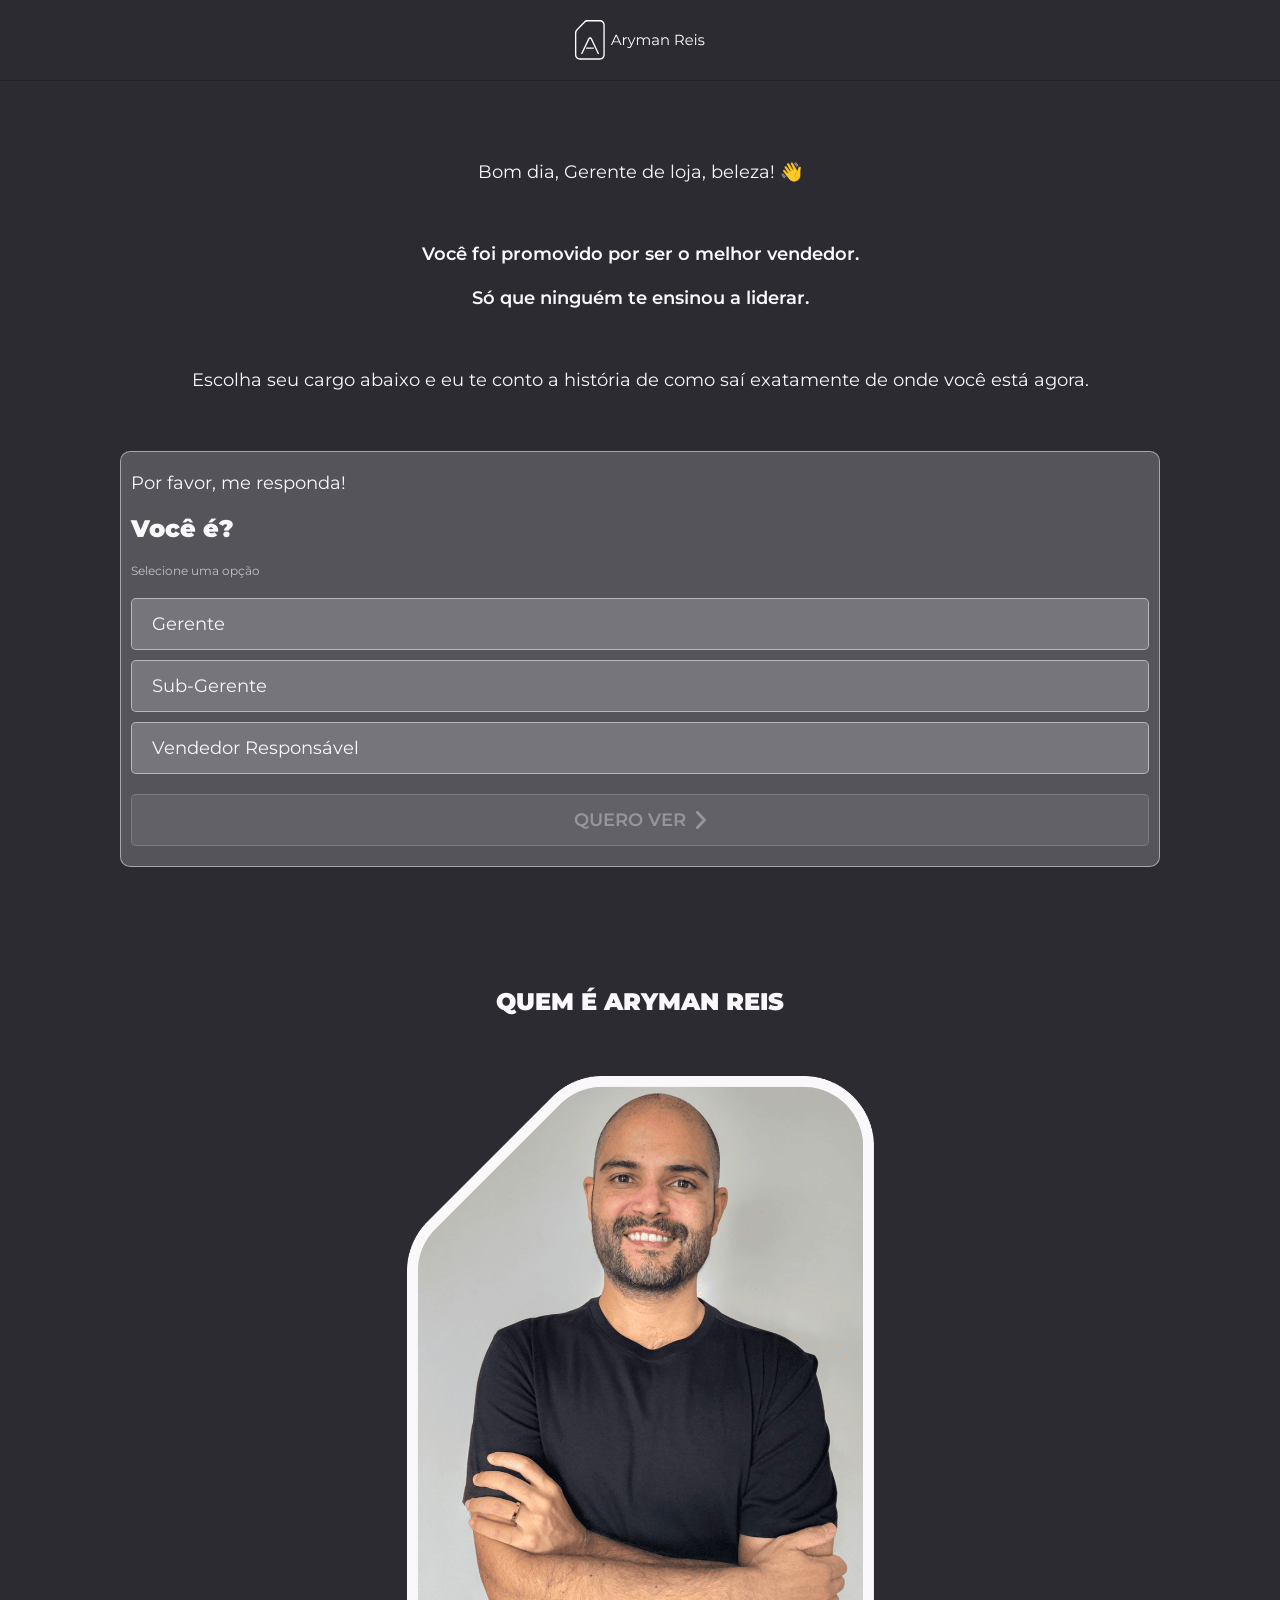
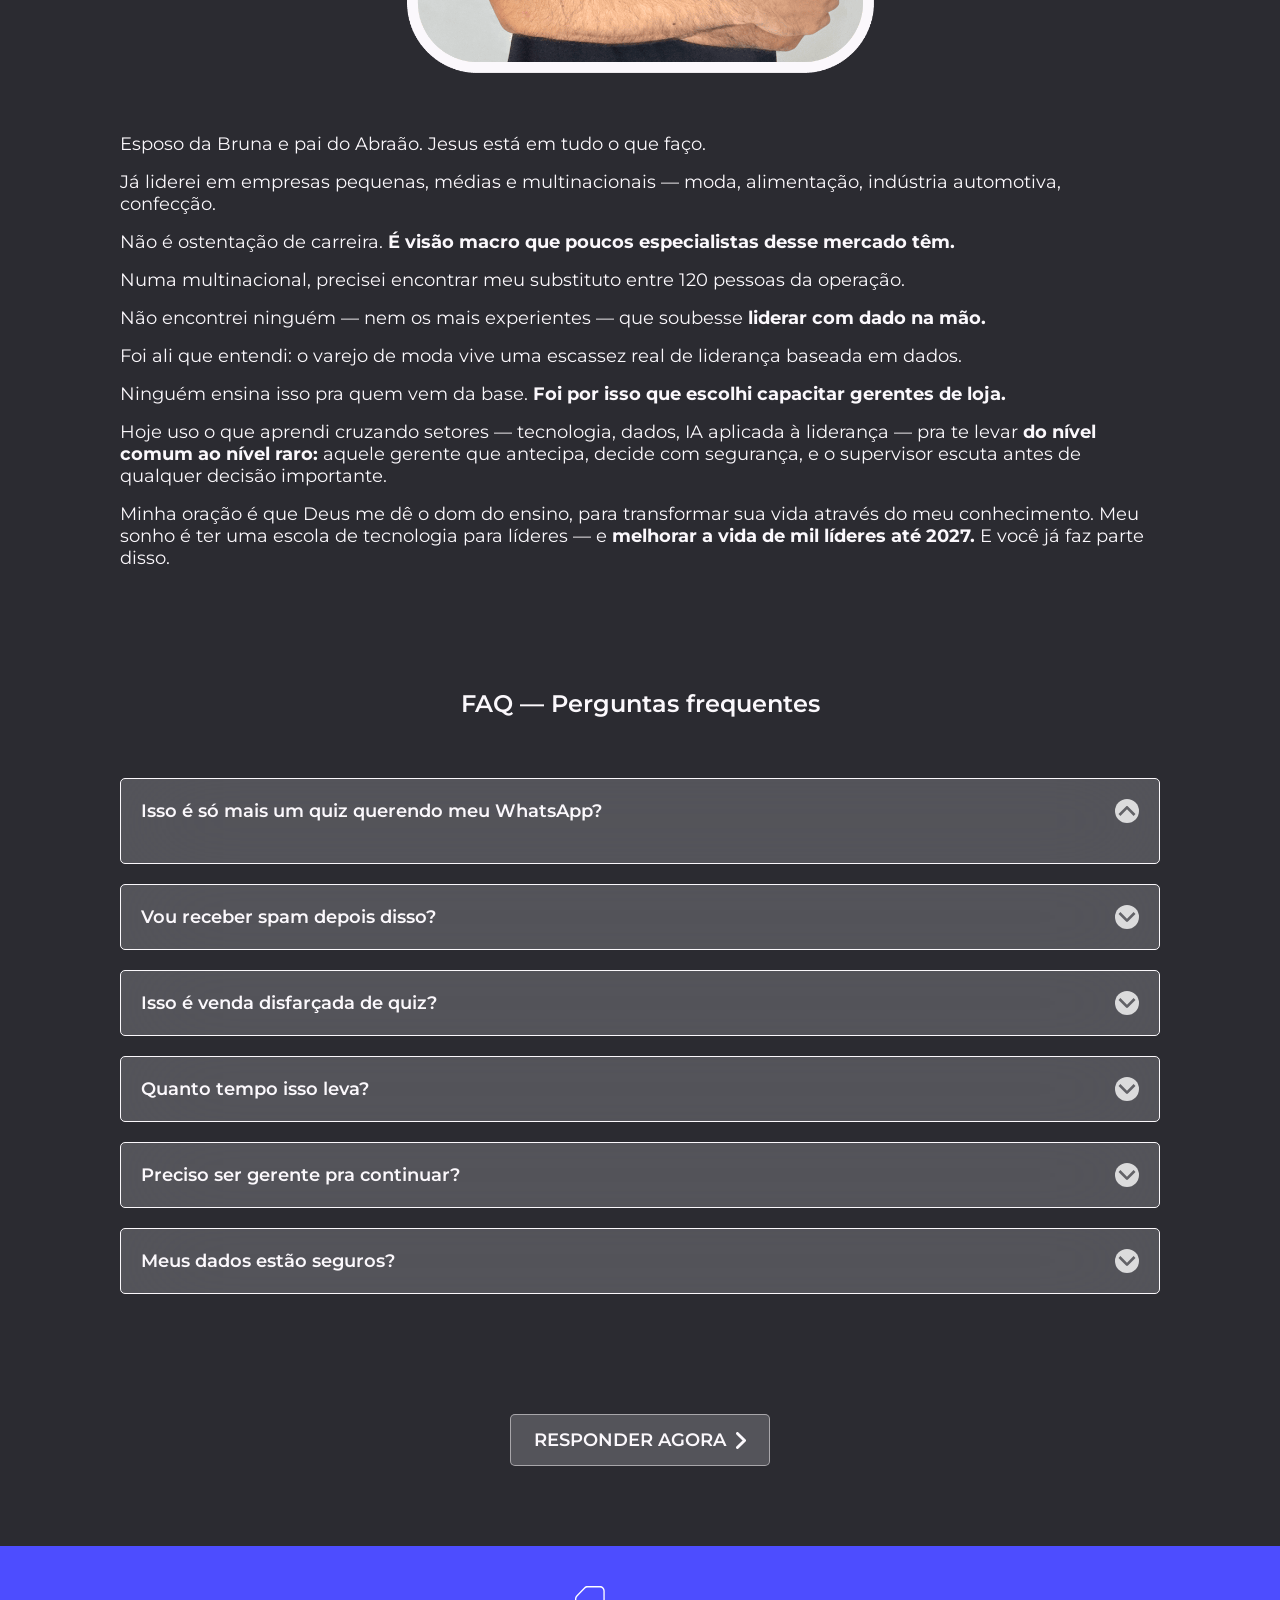
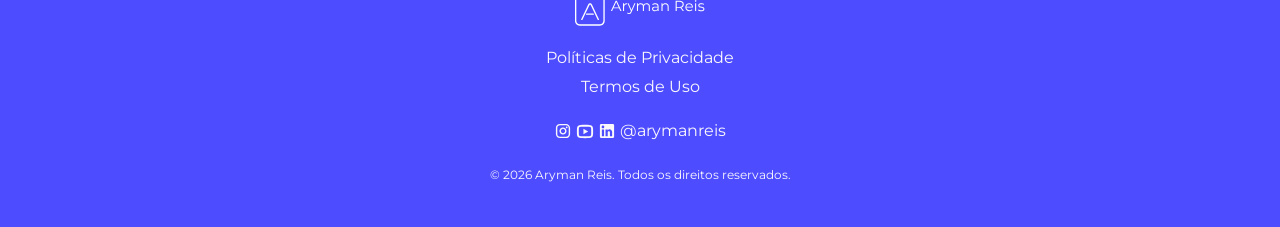
<file: index.html>
﻿<!DOCTYPE html>
<html lang="pt-BR">

<head>

    <!-- Meta Básico -->
    <meta charset="UTF-8">
    <meta name="viewport" content="width=device-width, initial-scale=1.0">

    <!-- SEO -->
    <title>Aryman Reis | Você é Gerente, Sub-Gerente ou Vendedor Responsável?</title>

    <meta name="description"
        content="Responda uma pergunta e receba o conteúdo certo para o seu momento como líder no varejo de moda.">

    <meta name="keywords"
        content="gerente de loja, sub-gerente, vendedor responsável, varejo de moda, liderança com dados">

    <meta name="author" content="Aryman Reis">

    <!-- Favicon -->
    <link rel="shortcut icon" href="./assets/icons/icon-aryman.ico" type="image/x-icon">

    <!-- CSS compartilhado -->
    <link rel="stylesheet" href="./css/variables.css">
    <link rel="stylesheet" href="./css/base.css">
    <link rel="stylesheet" href="./css/header.css">
    <link rel="stylesheet" href="./css/footer.css">

    <!-- CSS exclusivo desta página -->
    <link rel="stylesheet" href="./css/quiz.css">
    <link rel="stylesheet" href="./css/quiz-responsive.css">

    <!-- Google Analytics -->
    <script async src="https://www.googletagmanager.com/gtag/js?id=G-DJQT0X3ZKF"></script>
    <script>
        window.dataLayer = window.dataLayer || [];
        function gtag() { dataLayer.push(arguments); }
        gtag('js', new Date());
        gtag('config', 'G-DJQT0X3ZKF');
    </script>

    <!-- Hooks para pixels (configuração futura) -->
    <!-- Google Ads Pixel: inserir aqui -->
    <!-- Facebook Pixel: inserir aqui -->

    <script src="./js/analytics.js" defer></script>
    <script src="./js/faq.js" defer></script>
    <script src="./js/quiz.js" defer></script>


    <!-- Meta Pixel Code -->
    <script>
    !function(f,b,e,v,n,t,s)
    {if(f.fbq)return;n=f.fbq=function(){n.callMethod?
    n.callMethod.apply(n,arguments):n.queue.push(arguments)};
    if(!f._fbq)f._fbq=n;n.push=n;n.loaded=!0;n.version='2.0';
    n.queue=[];t=b.createElement(e);t.async=!0;
    t.src=v;s=b.getElementsByTagName(e)[0];
    s.parentNode.insertBefore(t,s)}(window, document,'script',
    'https://connect.facebook.net/en_US/fbevents.js');
    fbq('init', '1002057565978346');
    fbq('track', 'PageView');
    </script>
    <noscript><img height="1" width="1" style="display:none"
    src="https://www.facebook.com/tr?id=1002057565978346&ev=PageView&noscript=1"
    /></noscript>
    <!-- End Meta Pixel Code -->
</head>

<body class="quiz-page">

<!-- ==========================================
     HEADER
========================================== -->
<header class="header">
    <div class="container">
        <div class="header__content">

            <a href="#" class="header__logo">
                <img src="./assets/icons/logo-aryman-reis.svg" alt="Aryman Reis">
            </a>

        </div>
    </div>
</header>

<main>

<!-- ==========================================
     QUIZ
========================================== -->
<section class="quiz" id="quiz">
    <div class="container">
        <div class="quiz__content">

            <p class="quiz__greeting" id="quiz-greeting">Olá, Gerente de loja, beleza! 👋</p>

            <p class="quiz__intro">Você foi promovido por ser o melhor vendedor.<br><br>Só que ninguém te ensinou a liderar.</p>

            <p class="quiz__greeting">Escolha seu cargo abaixo e eu te conto a história de como saí exatamente de onde você está agora.</p>

            <div class="quiz__card" id="quiz-card">

                <p class="quiz__label">Por favor, me responda!</p>

                <p class="quiz__question">Você é?</p>

                <p class="quiz__hint">Selecione uma opção</p>

                <ul class="quiz__options">
                    <li>
                        <button class="quiz__option" data-value="gerente">
                            Gerente
                        </button>
                    </li>
                    <li>
                        <button class="quiz__option" data-value="sub-gerente">
                            Sub-Gerente
                        </button>
                    </li>
                    <li>
                        <button class="quiz__option" data-value="vendedor-responsavel">
                            Vendedor Responsável
                        </button>
                    </li>
                </ul>

                <button class="quiz__cta" id="quizCta" disabled>
                    Quero ver
                    <img src="./assets/icons/arrow.svg" alt="" class="btn__icon" aria-hidden="true">
                </button>

            </div>

        </div>
    </div>
</section>

<!-- ==========================================
     SOBRE O INSTRUTOR
========================================== -->
<section class="quiz-about">
    <div class="container">
        <div class="quiz-about__content">

            <h2 class="quiz-about__title">Quem é Aryman Reis</h2>

            <img
                src="./assets/images/aryman-especialista-em-formacao-lideres-em-analise-de-dados.png"
                alt="Aryman Reis — Especialista em formação de líderes em análise de dados"
                class="quiz-about__photo"
                loading="lazy">

            <div class="quiz-about__body">

                <p>Esposo da Bruna e pai do Abraão. Jesus está em tudo o que faço.</p>

                <p>Já liderei em empresas pequenas, médias e multinacionais — moda, alimentação, indústria automotiva, confecção.</p>

                <p>Não é ostentação de carreira. <strong>É visão macro que poucos especialistas desse mercado têm.</strong></p>

                <p>Numa multinacional, precisei encontrar meu substituto entre 120 pessoas da operação.</p>

                <p>Não encontrei ninguém — nem os mais experientes — que soubesse <strong>liderar com dado na mão.</strong></p>

                <p>Foi ali que entendi: o varejo de moda vive uma escassez real de liderança baseada em dados.</p>

                <p>Ninguém ensina isso pra quem vem da base. <strong>Foi por isso que escolhi capacitar gerentes de loja.</strong></p>

                <p>Hoje uso o que aprendi cruzando setores — tecnologia, dados, IA aplicada à liderança — pra te levar <strong>do nível comum ao nível raro:</strong> aquele gerente que antecipa, decide com segurança, e o supervisor escuta antes de qualquer decisão importante.</p>

                <p>Minha oração é que Deus me dê o dom do ensino, para transformar sua vida através do meu conhecimento. Meu sonho é ter uma escola de tecnologia para líderes — e <strong>melhorar a vida de mil líderes até 2027.</strong> E você já faz parte disso.</p>

            </div>

        </div>
    </div>
</section>

<!-- ==========================================
     FAQ
========================================== -->
<section class="faq">
    <div class="container">
        <div class="faq__content">

            <h2 class="faq__title">FAQ — Perguntas frequentes</h2>

            <div class="faq__list">

                <article class="faq__item active">
                    <button class="faq__question">
                        <span>Isso é só mais um quiz querendo meu WhatsApp?</span>
                        <img src="./assets/icons/arrow-closed.svg" alt="" class="faq__icon faq__icon--closed" aria-hidden="true">
                        <img src="./assets/icons/arrow-open.svg" alt="" class="faq__icon faq__icon--open" aria-hidden="true">
                    </button>
                    <div class="faq__answer-wrapper">
                        <div class="faq__answer">
                            <p>Não vou mentir: sim, eu quero seu WhatsApp. Mas não pra te encher de mensagem. É pra te mandar exatamente o conteúdo certo pro seu cargo — sem enrolação, sem 47 e-mails por dia.</p>
                        </div>
                    </div>
                </article>

                <article class="faq__item">
                    <button class="faq__question">
                        <span>Vou receber spam depois disso?</span>
                        <img src="./assets/icons/arrow-closed.svg" alt="" class="faq__icon faq__icon--closed" aria-hidden="true">
                        <img src="./assets/icons/arrow-open.svg" alt="" class="faq__icon faq__icon--open" aria-hidden="true">
                    </button>
                    <div class="faq__answer-wrapper">
                        <div class="faq__answer">
                            <p>Não. Você recebe o que combinamos: conteúdo relevante pro seu momento como líder. Se não servir, você sai quando quiser, sem drama.</p>
                        </div>
                    </div>
                </article>

                <article class="faq__item">
                    <button class="faq__question">
                        <span>Isso é venda disfarçada de quiz?</span>
                        <img src="./assets/icons/arrow-closed.svg" alt="" class="faq__icon faq__icon--closed" aria-hidden="true">
                        <img src="./assets/icons/arrow-open.svg" alt="" class="faq__icon faq__icon--open" aria-hidden="true">
                    </button>
                    <div class="faq__answer-wrapper">
                        <div class="faq__answer">
                            <p>Direto ao ponto: eu tenho um método, e um dia vou te oferecer ele. Mas primeiro você vai receber valor de verdade, de graça, pra decidir sozinho se faz sentido pra você. Sem letra miúda.</p>
                        </div>
                    </div>
                </article>

                <article class="faq__item">
                    <button class="faq__question">
                        <span>Quanto tempo isso leva?</span>
                        <img src="./assets/icons/arrow-closed.svg" alt="" class="faq__icon faq__icon--closed" aria-hidden="true">
                        <img src="./assets/icons/arrow-open.svg" alt="" class="faq__icon faq__icon--open" aria-hidden="true">
                    </button>
                    <div class="faq__answer-wrapper">
                        <div class="faq__answer">
                            <p>Menos de 1 minuto. Uma pergunta, um clique, e você já está na sua página.</p>
                        </div>
                    </div>
                </article>

                <article class="faq__item">
                    <button class="faq__question">
                        <span>Preciso ser gerente pra continuar?</span>
                        <img src="./assets/icons/arrow-closed.svg" alt="" class="faq__icon faq__icon--closed" aria-hidden="true">
                        <img src="./assets/icons/arrow-open.svg" alt="" class="faq__icon faq__icon--open" aria-hidden="true">
                    </button>
                    <div class="faq__answer-wrapper">
                        <div class="faq__answer">
                            <p>Não. Tem caminho pra Gerente, Sub-Gerente e Vendedor Responsável. Cada um recebe o que é relevante pro seu momento — ninguém fica de fora.</p>
                        </div>
                    </div>
                </article>

                <article class="faq__item">
                    <button class="faq__question">
                        <span>Meus dados estão seguros?</span>
                        <img src="./assets/icons/arrow-closed.svg" alt="" class="faq__icon faq__icon--closed" aria-hidden="true">
                        <img src="./assets/icons/arrow-open.svg" alt="" class="faq__icon faq__icon--open" aria-hidden="true">
                    </button>
                    <div class="faq__answer-wrapper">
                        <div class="faq__answer">
                            <p>Sim. Seu WhatsApp é usado só por mim, pra conversar com você — nada de venda pra terceiro, nada de lista compartilhada.</p>
                        </div>
                    </div>
                </article>

            </div>

        </div>
    </div>
</section>

<!-- ==========================================
     BOTÃO FLUTUANTE
========================================== -->
<div class="quiz-floating">
    <a href="#quiz-card" class="quiz-floating__btn">
        Responder agora
        <img src="./assets/icons/arrow.svg" alt="" class="btn__icon" aria-hidden="true">
    </a>
</div>

</main>

<!-- ==========================================
     FOOTER
========================================== -->
<footer class="footer">
    <div class="container">
        <div class="footer__content">

            <img class="footer__logo" src="./assets/icons/logo-aryman-reis.svg" alt="Aryman Reis">

            <div class="footer__links">
                <a href="pages/privacidade.html">Políticas de Privacidade</a>
                <a href="pages/termos.html">Termos de Uso</a>
            </div>

            <div class="footer__social">
                <a href="https://www.instagram.com/arymanreis/" target="_blank" rel="noopener noreferrer" onclick="gtag('event', 'instagram_click')">
                    <img src="./assets/icons/instagram.svg" alt="Instagram">
                </a>
                <a href="https://www.youtube.com/@arymanreis" target="_blank" rel="noopener noreferrer" onclick="gtag('event', 'youtube_click')">
                    <img src="./assets/icons/youtube.svg" alt="YouTube">
                </a>
                <a href="https://www.linkedin.com/in/arymanreis/" target="_blank" rel="noopener noreferrer" onclick="gtag('event', 'linkedin_click')">
                    <img src="./assets/icons/linkedin.svg" alt="LinkedIn">
                </a>
                <span>@arymanreis</span>
            </div>

            <p class="footer__copyright">© 2026 Aryman Reis. Todos os direitos reservados.</p>

        </div>
    </div>
</footer>

</body>
</html>
</file>
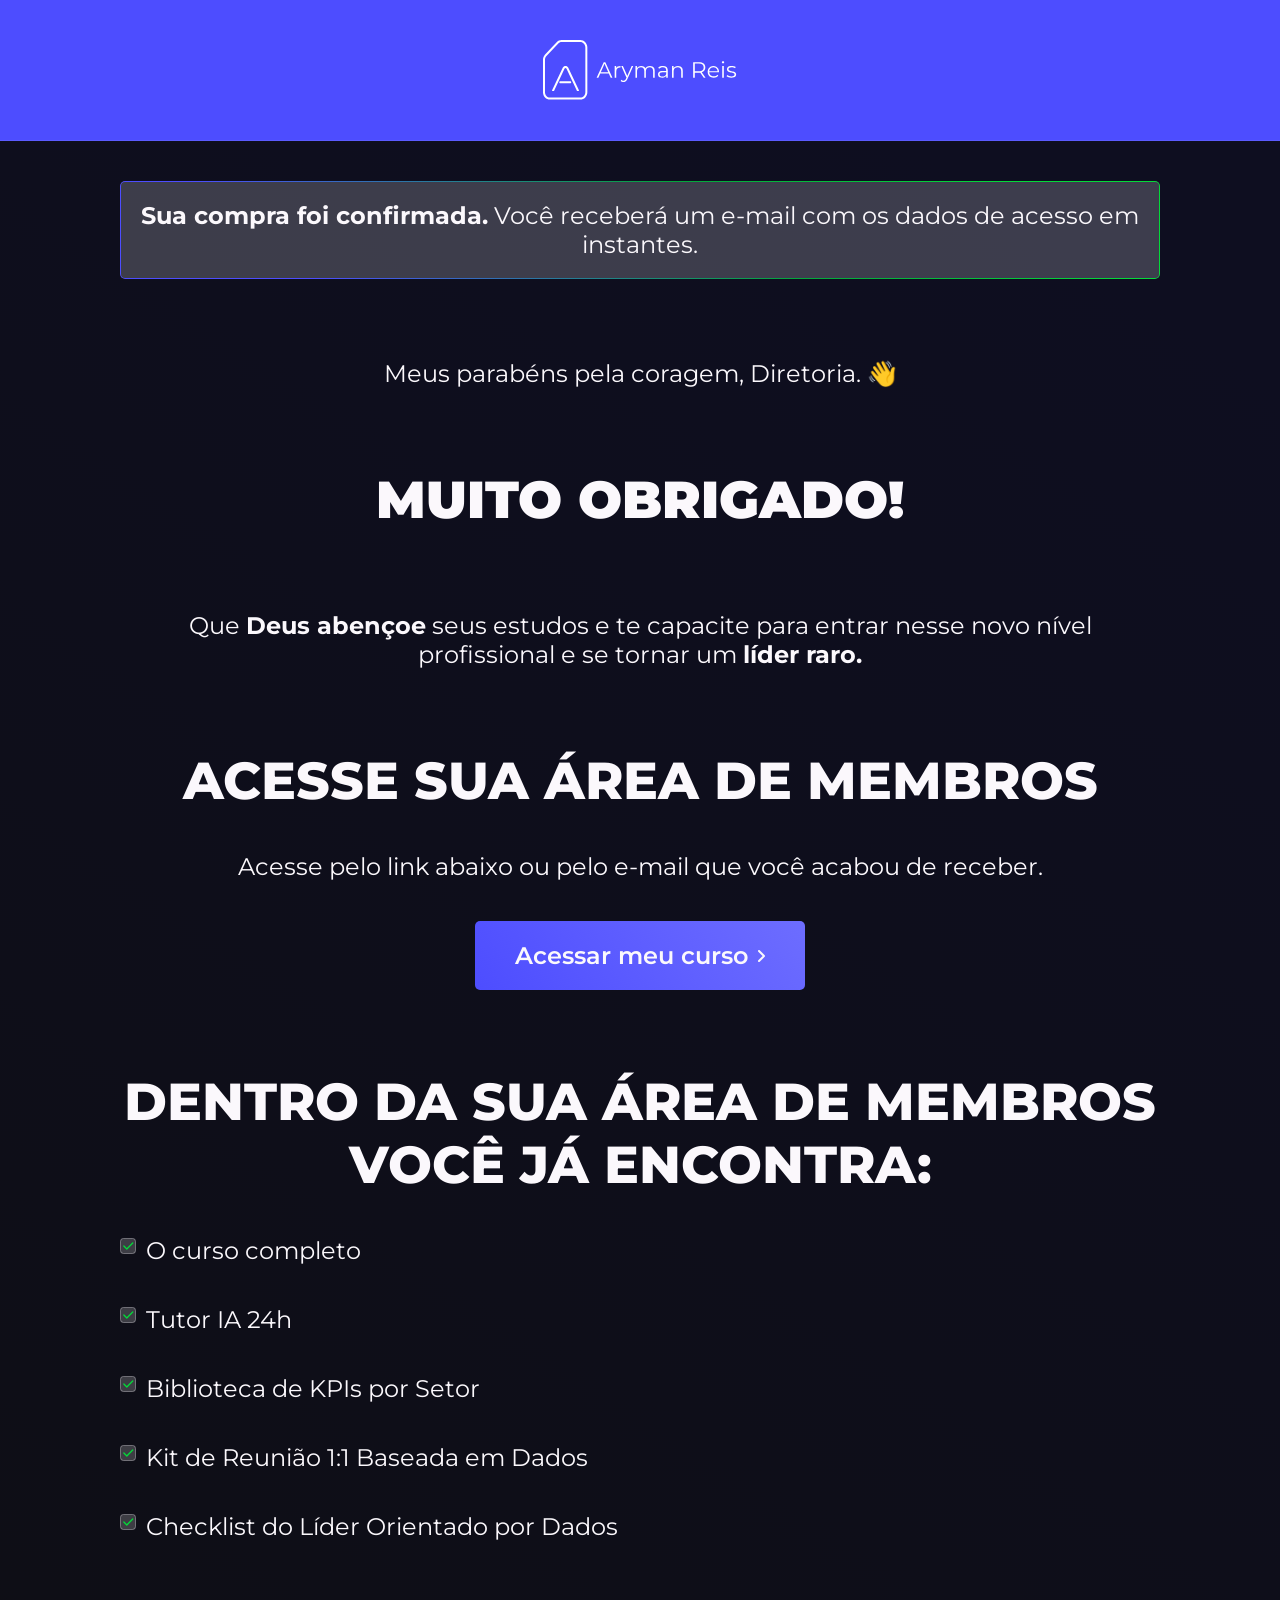
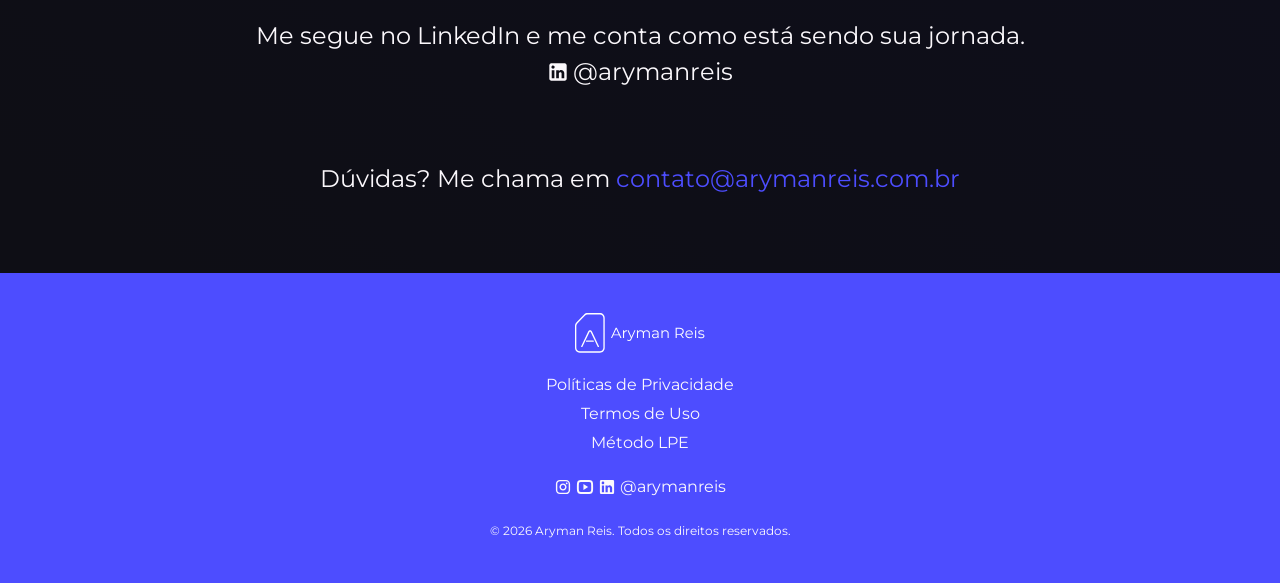
<file: agradecimento.html>
﻿<!DOCTYPE html>
<html lang="pt-BR">

<head>

    <!-- Meta Básico -->
    <meta charset="UTF-8">
    <meta name="viewport" content="width=device-width, initial-scale=1.0">

    <!-- SEO -->
    <title>Compra Confirmada — Aryman Reis | Dashboard de Produtividade</title>

    <meta name="description"
        content="Sua compra foi confirmada. Acesse agora sua área de membros e comece a construir seu dashboard de produtividade.">

    <meta name="robots" content="noindex, nofollow">

    <meta name="author" content="Aryman Reis">

    <!-- Favicon -->
    <link rel="shortcut icon" href="./assets/icons/icon-aryman.ico" type="image/x-icon">

    <!-- CSS compartilhado -->
    <link rel="stylesheet" href="./css/variables.css">
    <link rel="stylesheet" href="./css/base.css">
    <link rel="stylesheet" href="./css/header.css">
    <link rel="stylesheet" href="./css/hero.css">
    <link rel="stylesheet" href="./css/footer.css">

    <!-- CSS exclusivo desta página -->
    <link rel="stylesheet" href="./css/agradecimento.css">
    <link rel="stylesheet" href="./css/agradecimento-responsive.css">

    <!-- Google Analytics -->
    <script async src="https://www.googletagmanager.com/gtag/js?id=G-DJQT0X3ZKF"></script>
    <script>
        window.dataLayer = window.dataLayer || [];
        function gtag() { dataLayer.push(arguments); }
        gtag('js', new Date());
        gtag('config', 'G-DJQT0X3ZKF');
    </script>

    <!-- Hooks para pixels (configuração futura) -->
    <!-- Google Ads Pixel: inserir aqui -->
    <!-- Facebook Pixel: inserir aqui -->

    <script src="./js/analytics.js" defer></script>


    <!-- Meta Pixel Code -->
    <script>
    !function(f,b,e,v,n,t,s)
    {if(f.fbq)return;n=f.fbq=function(){n.callMethod?
    n.callMethod.apply(n,arguments):n.queue.push(arguments)};
    if(!f._fbq)f._fbq=n;n.push=n;n.loaded=!0;n.version='2.0';
    n.queue=[];t=b.createElement(e);t.async=!0;
    t.src=v;s=b.getElementsByTagName(e)[0];
    s.parentNode.insertBefore(t,s)}(window, document,'script',
    'https://connect.facebook.net/en_US/fbevents.js');
    fbq('init', '1002057565978346');
    fbq('track', 'PageView');
    </script>
    <noscript><img height="1" width="1" style="display:none"
    src="https://www.facebook.com/tr?id=1002057565978346&ev=PageView&noscript=1"
    /></noscript>
    <!-- End Meta Pixel Code -->
</head>

<body>

<!-- ==========================================
     HEADER
========================================== -->
<header class="header">
    <div class="container">
        <div class="header__content">

            <a href="./index.html" class="header__logo">
                <img src="./assets/icons/logo-aryman-reis.svg" alt="Aryman Reis">
            </a>

        </div>
    </div>
</header>

<main>

<!-- ==========================================
     AGRADECIMENTO
========================================== -->
<section class="thankyou">
    <div class="container">
        <div class="thankyou__content">

            <!-- Box de confirmação de compra -->
            <div class="thankyou__confirm-box">
                <p><strong>Sua compra foi confirmada.</strong> Você receberá um e-mail com os dados de acesso em instantes.</p>
            </div>

            <!-- Saudação -->
            <p class="thankyou__eyebrow">Meus parabéns pela coragem, Diretoria. 👋</p>

            <!-- Título principal -->
            <h1 class="thankyou__title">Muito obrigado!</h1>

            <!-- Corpo -->
            <p class="thankyou__body">Que <strong>Deus abençoe</strong> seus estudos e te capacite para entrar nesse novo nível profissional e se tornar um <strong>líder raro.</strong></p>

            <!-- CTA — Acesso à área de membros -->
            <div class="thankyou__access">

                <h2 class="thankyou__access-title">Acesse sua área de membros</h2>

                <p class="thankyou__access-desc">Acesse pelo link abaixo ou pelo e-mail que você acabou de receber.</p>

                <a class="btn" href="https://members.kiwify.com/?club=36cb394b-218c-4e54-8466-cb8546b394e5"
                   target="_blank" rel="noopener"
                   onclick="trackMembersArea('thankyou')">
                    Acessar meu curso
                    <img src="./assets/icons/arrow.svg" alt="" class="btn__icon" aria-hidden="true">
                </a>

            </div>

            <!-- Checklist de conteúdos -->
            <div class="thankyou__checklist-block">

                <h2 class="thankyou__checklist-title">Dentro da sua área de membros você já encontra:</h2>

                <ul class="thankyou__checklist">
                    <li class="thankyou__checklist-item">
                        <img src="./assets/icons/check-open.svg" alt="" class="thankyou__check-icon" aria-hidden="true">
                        <span>O curso completo</span>
                    </li>
                    <li class="thankyou__checklist-item">
                        <img src="./assets/icons/check-open.svg" alt="" class="thankyou__check-icon" aria-hidden="true">
                        <span>Tutor IA 24h</span>
                    </li>
                    <li class="thankyou__checklist-item">
                        <img src="./assets/icons/check-open.svg" alt="" class="thankyou__check-icon" aria-hidden="true">
                        <span>Biblioteca de KPIs por Setor</span>
                    </li>
                    <li class="thankyou__checklist-item">
                        <img src="./assets/icons/check-open.svg" alt="" class="thankyou__check-icon" aria-hidden="true">
                        <span>Kit de Reunião 1:1 Baseada em Dados</span>
                    </li>
                    <li class="thankyou__checklist-item">
                        <img src="./assets/icons/check-open.svg" alt="" class="thankyou__check-icon" aria-hidden="true">
                        <span>Checklist do Líder Orientado por Dados</span>
                    </li>
                </ul>

            </div>

            <!-- LinkedIn -->
            <div class="thankyou__linkedin">
                <p>Me segue no LinkedIn e me conta como está sendo sua jornada.</p>
                <a href="https://www.linkedin.com/in/arymanreis/"
                   target="_blank" rel="noopener noreferrer"
                   class="thankyou__social-link"
                   onclick="gtag('event', 'linkedin_click')">
                    <img src="./assets/icons/linkedin.svg" alt="LinkedIn" class="thankyou__social-icon">
                    <span>@arymanreis</span>
                </a>
            </div>

            <!-- Contato -->
            <p class="thankyou__contact">Dúvidas? Me chama em <a href="mailto:contato@arymanreis.com.br">contato@arymanreis.com.br</a></p>

        </div>
    </div>
</section>

</main>

<!-- ==========================================
     FOOTER
========================================== -->
<footer class="footer">
    <div class="container">
        <div class="footer__content">

            <img class="footer__logo" src="./assets/icons/logo-aryman-reis.svg" alt="Aryman Reis">

            <div class="footer__links">
                <a href="pages/privacidade.html">Políticas de Privacidade</a>
                <a href="pages/termos.html">Termos de Uso</a>
                <a href="#">Método LPE</a>
            </div>

            <div class="footer__social">
                <a href="https://www.instagram.com/arymanreis/" target="_blank" rel="noopener noreferrer" onclick="gtag('event', 'instagram_click')">
                    <img src="./assets/icons/instagram.svg" alt="Instagram">
                </a>
                <a href="https://www.youtube.com/@arymanreis" target="_blank" rel="noopener noreferrer" onclick="gtag('event', 'youtube_click')">
                    <img src="./assets/icons/youtube.svg" alt="YouTube">
                </a>
                <a href="https://www.linkedin.com/in/arymanreis/" target="_blank" rel="noopener noreferrer" onclick="gtag('event', 'linkedin_click')">
                    <img src="./assets/icons/linkedin.svg" alt="LinkedIn">
                </a>
                <span>@arymanreis</span>
            </div>

            <p class="footer__copyright">© 2026 Aryman Reis. Todos os direitos reservados.</p>

        </div>
    </div>
</footer>

</body>
</html>
</file>
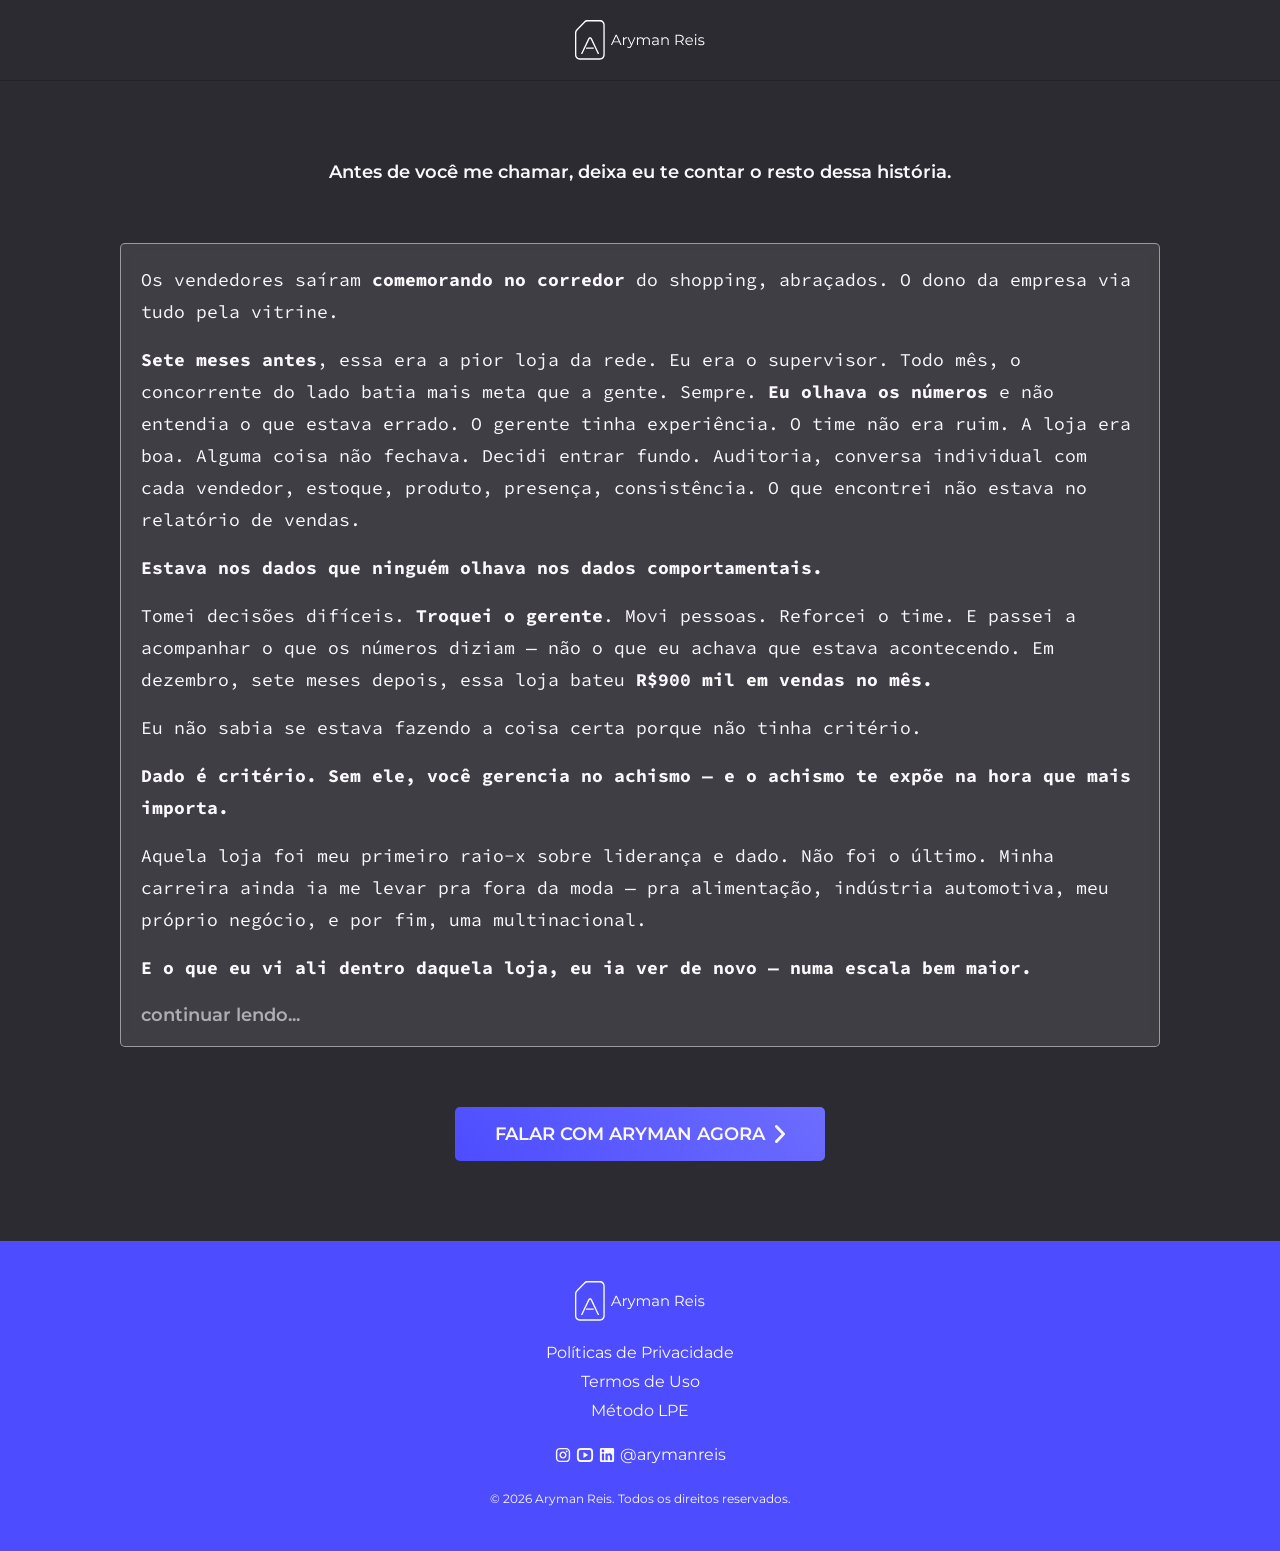
<file: historia-gerente.html>
﻿<!DOCTYPE html>
<html lang="pt-BR">

<head>

    <!-- Meta Básico -->
    <meta charset="UTF-8">
    <meta name="viewport" content="width=device-width, initial-scale=1.0">

    <!-- SEO -->
    <title>Aryman Reis | A história que todo Gerente de Loja precisa ouvir</title>

    <meta name="description"
        content="Antes de você me chamar, deixa eu te contar o resto dessa história. Uma loja. Sete meses. R$900 mil em vendas.">

    <meta name="author" content="Aryman Reis">

    <!-- Favicon -->
    <link rel="shortcut icon" href="./assets/icons/icon-aryman.ico" type="image/x-icon">

    <!-- CSS compartilhado -->
    <link rel="stylesheet" href="./css/variables.css">
    <link rel="stylesheet" href="./css/base.css">
    <link rel="stylesheet" href="./css/header.css">
    <link rel="stylesheet" href="./css/footer.css">

    <!-- CSS exclusivo desta página -->
    <link rel="stylesheet" href="./css/historia.css">
    <link rel="stylesheet" href="./css/historia-responsive.css">

    <!-- Google Analytics -->
    <script async src="https://www.googletagmanager.com/gtag/js?id=G-DJQT0X3ZKF"></script>
    <script>
        window.dataLayer = window.dataLayer || [];
        function gtag() { dataLayer.push(arguments); }
        gtag('js', new Date());
        gtag('config', 'G-DJQT0X3ZKF');
    </script>

    <!-- Hooks para pixels (configuração futura) -->
    <!-- Google Ads Pixel: inserir aqui -->
    <!-- Facebook Pixel: inserir aqui -->

    <script src="./js/analytics.js" defer></script>
    <script src="./js/historia.js" defer></script>


    <!-- Meta Pixel Code -->
    <script>
    !function(f,b,e,v,n,t,s)
    {if(f.fbq)return;n=f.fbq=function(){n.callMethod?
    n.callMethod.apply(n,arguments):n.queue.push(arguments)};
    if(!f._fbq)f._fbq=n;n.push=n;n.loaded=!0;n.version='2.0';
    n.queue=[];t=b.createElement(e);t.async=!0;
    t.src=v;s=b.getElementsByTagName(e)[0];
    s.parentNode.insertBefore(t,s)}(window, document,'script',
    'https://connect.facebook.net/en_US/fbevents.js');
    fbq('init', '1002057565978346');
    fbq('track', 'PageView');
    </script>
    <noscript><img height="1" width="1" style="display:none"
    src="https://www.facebook.com/tr?id=1002057565978346&ev=PageView&noscript=1"
    /></noscript>
    <!-- End Meta Pixel Code -->
</head>

<body class="historia-page">

<!-- ==========================================
     HEADER
========================================== -->
<header class="header">
    <div class="container">
        <div class="header__content">

            <a href="index.html" class="header__logo">
                <img src="./assets/icons/logo-aryman-reis.svg" alt="Aryman Reis">
            </a>

        </div>
    </div>
</header>

<main>

<!-- ==========================================
     HISTÓRIA
========================================== -->
<section class="historia">
    <div class="container">
        <div class="historia__content">

            <p class="historia__subtitle">Antes de você me chamar, deixa eu te contar o resto dessa história.</p>

            <div class="historia__card">

                <!-- Parte 1 — visível ao carregar -->
                <div class="historia__body">

                    <p>Os vendedores saíram <strong>comemorando no corredor</strong> do shopping, abraçados. O dono da empresa via tudo pela vitrine.</p>

                    <p><strong>Sete meses antes</strong>, essa era a pior loja da rede. Eu era o supervisor. Todo mês, o concorrente do lado batia mais meta que a gente. Sempre. <strong>Eu olhava os números</strong> e não entendia o que estava errado. O gerente tinha experiência. O time não era ruim. A loja era boa. Alguma coisa não fechava. Decidi entrar fundo. Auditoria, conversa individual com cada vendedor, estoque, produto, presença, consistência. O que encontrei não estava no relatório de vendas.</p>

                    <p><strong>Estava nos dados que ninguém olhava nos dados comportamentais.</strong></p>

                    <p>Tomei decisões difíceis. <strong>Troquei o gerente</strong>. Movi pessoas. Reforcei o time. E passei a acompanhar o que os números diziam — não o que eu achava que estava acontecendo. Em dezembro, sete meses depois, essa loja bateu <strong>R$900 mil em vendas no mês.</strong></p>

                    <p>Eu não sabia se estava fazendo a coisa certa porque não tinha critério.</p>

                    <p><strong>Dado é critério. Sem ele, você gerencia no achismo — e o achismo te expõe na hora que mais importa.</strong></p>

                    <p>Aquela loja foi meu primeiro raio-x sobre liderança e dado. Não foi o último. Minha carreira ainda ia me levar pra fora da moda — pra alimentação, indústria automotiva, meu próprio negócio, e por fim, uma multinacional.</p>

                    <p><strong>E o que eu vi ali dentro daquela loja, eu ia ver de novo — numa escala bem maior.</strong></p>

                </div>

                <!-- Gatilho "continuar lendo" -->
                <button class="historia__read-more" id="historiaReadMore">
                    continuar lendo...
                </button>

                <!-- Parte 2 — oculta até o clique -->
                <div class="historia__part--2" id="historiaPart2">
                    <div class="historia__body">

                        <p><strong>Anos depois daquela loja, eu já não estava mais na moda.</strong> Estava numa multinacional, liderando uma operação bem maior. Um dia, precisei substituir alguém da minha equipe. Fui buscar entre <strong>120 pessoas da operação.</strong></p>

                        <p>Não achei ninguém — nem os mais experientes — que soubesse liderar com dado na mão. A mesma coisa que eu tinha visto naquela loja de moda, anos antes, se repetia numa escala dez vezes maior: <strong>quem tem resultado nem sempre é quem é promovido. É quem consegue mostrar o resultado com dado.</strong></p>

                        <p>Vi profissional bom ficar parado enquanto a vaga era preenchida por alguém de fora — só porque ninguém ali sabia transformar número em decisão. Foi ali que decidi: <strong>ia usar tudo o que aprendi cruzando moda, alimentação, indústria automotiva e meu próprio negócio</strong> pra ensinar isso pra quem começou onde eu comecei — <strong>no chão de loja.</strong></p>

                        <p>Você não precisa esperar a próxima vaga passar na sua frente pra descobrir, tarde demais, que faltava isso pra você.</p>

                        <p><strong>Me conta: qual desafio você está enfrentando agora nessa liderança? Quero entender antes de qualquer coisa.</strong></p>

                    </div>
                </div>

            </div>

            <a
                href="https://api.whatsapp.com/send/?phone=5521979690297&text=Oi+Aryman%2C+vi+seu+site+e+quero+te+contar+meu+maior+desafio+como+gerente+de+loja.&type=phone_number&app_absent=0"
                class="historia__cta"
                target="_blank"
                rel="noopener noreferrer"
                onclick="trackWhatsApp('historia_gerente_cta')">
                Falar com Aryman agora
                <img src="./assets/icons/arrow.svg" alt="" class="btn__icon" aria-hidden="true">
            </a>

        </div>
    </div>
</section>

</main>

<!-- ==========================================
     FOOTER
========================================== -->
<footer class="footer">
    <div class="container">
        <div class="footer__content">

            <img class="footer__logo" src="./assets/icons/logo-aryman-reis.svg" alt="Aryman Reis">

            <div class="footer__links">
                <a href="pages/privacidade.html">Políticas de Privacidade</a>
                <a href="pages/termos.html">Termos de Uso</a>
                <a href="#">Método LPE</a>
            </div>

            <div class="footer__social">
                <a href="https://www.instagram.com/arymanreis/" target="_blank" rel="noopener noreferrer" onclick="gtag('event', 'instagram_click')">
                    <img src="./assets/icons/instagram.svg" alt="Instagram">
                </a>
                <a href="https://www.youtube.com/@arymanreis" target="_blank" rel="noopener noreferrer" onclick="gtag('event', 'youtube_click')">
                    <img src="./assets/icons/youtube.svg" alt="YouTube">
                </a>
                <a href="https://www.linkedin.com/in/arymanreis/" target="_blank" rel="noopener noreferrer" onclick="gtag('event', 'linkedin_click')">
                    <img src="./assets/icons/linkedin.svg" alt="LinkedIn">
                </a>
                <span>@arymanreis</span>
            </div>

            <p class="footer__copyright">© 2026 Aryman Reis. Todos os direitos reservados.</p>

        </div>
    </div>
</footer>

</body>
</html>
</file>
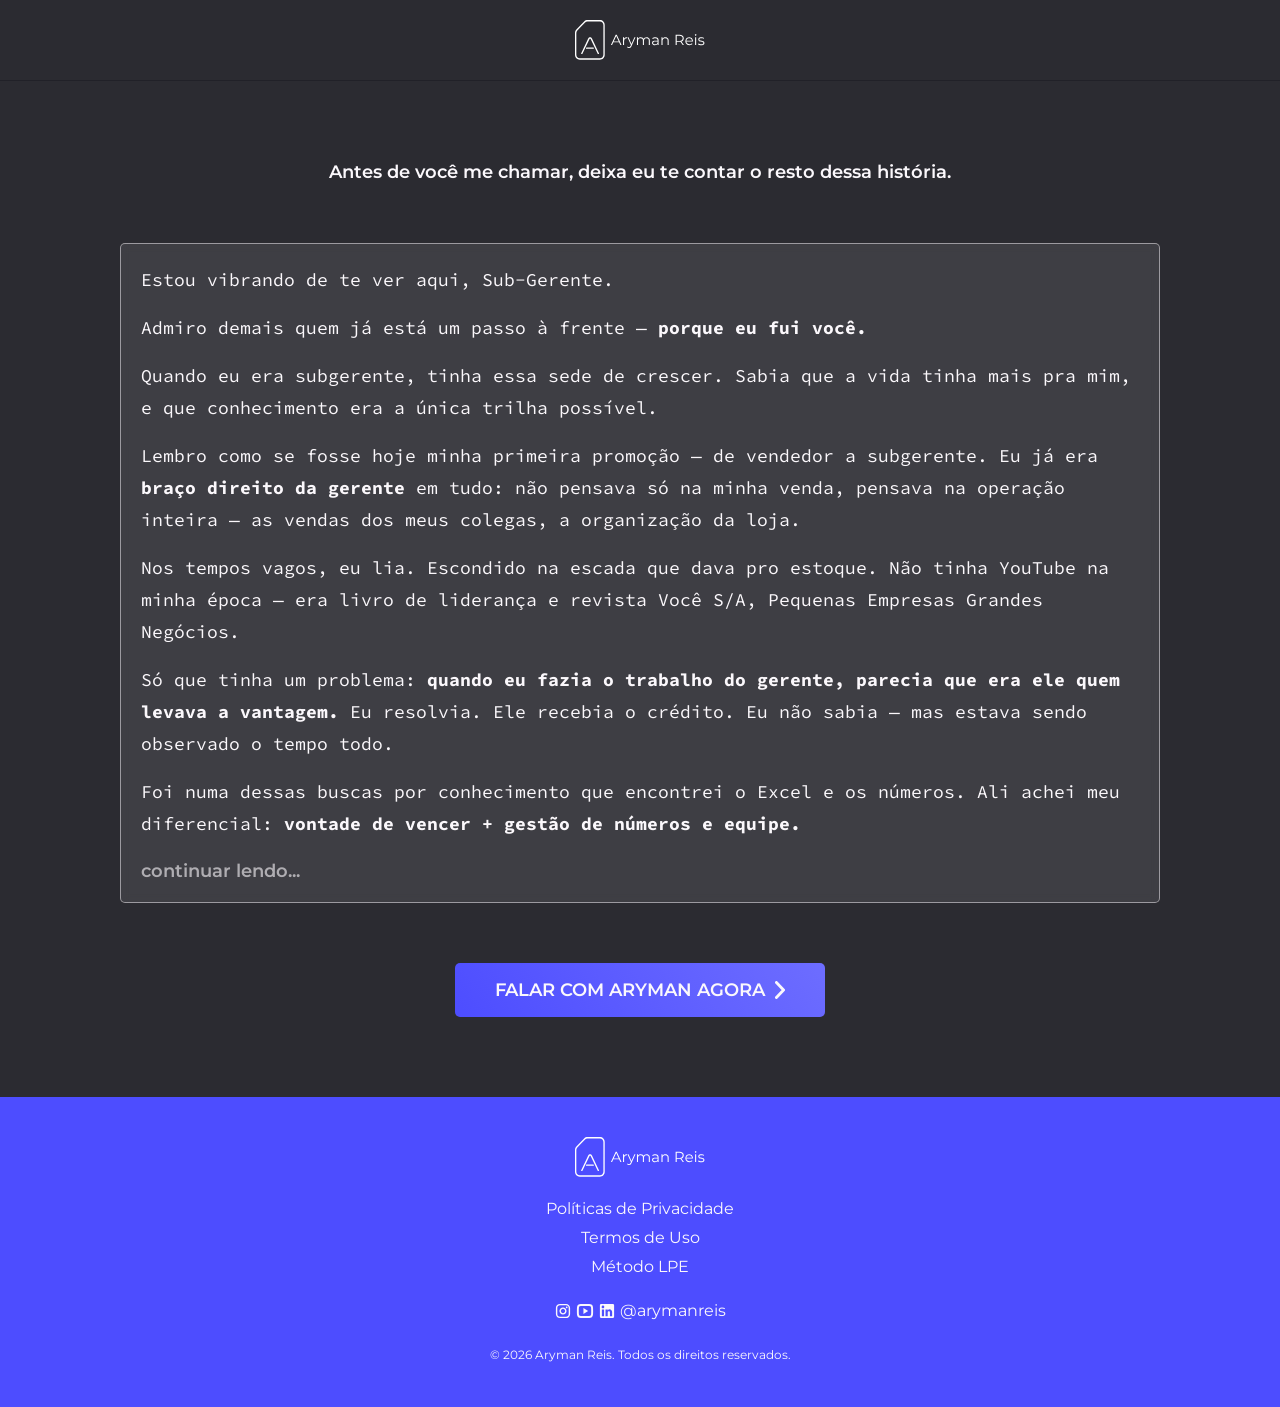
<file: historia-sub-gerente.html>
﻿<!DOCTYPE html>
<html lang="pt-BR">

<head>

    <!-- Meta Básico -->
    <meta charset="UTF-8">
    <meta name="viewport" content="width=device-width, initial-scale=1.0">

    <!-- SEO -->
    <title>Aryman Reis | A história que todo Sub-Gerente precisa ouvir</title>

    <meta name="description"
        content="Estou vibrando de te ver aqui, Sub-Gerente. Admiro demais quem já está um passo à frente — porque eu fui você.">

    <meta name="author" content="Aryman Reis">

    <!-- Favicon -->
    <link rel="shortcut icon" href="./assets/icons/icon-aryman.ico" type="image/x-icon">

    <!-- CSS compartilhado -->
    <link rel="stylesheet" href="./css/variables.css">
    <link rel="stylesheet" href="./css/base.css">
    <link rel="stylesheet" href="./css/header.css">
    <link rel="stylesheet" href="./css/footer.css">

    <!-- CSS exclusivo desta página -->
    <link rel="stylesheet" href="./css/historia.css">
    <link rel="stylesheet" href="./css/historia-responsive.css">

    <!-- Google Analytics -->
    <script async src="https://www.googletagmanager.com/gtag/js?id=G-DJQT0X3ZKF"></script>
    <script>
        window.dataLayer = window.dataLayer || [];
        function gtag() { dataLayer.push(arguments); }
        gtag('js', new Date());
        gtag('config', 'G-DJQT0X3ZKF');
    </script>

    <!-- Hooks para pixels (configuração futura) -->
    <!-- Google Ads Pixel: inserir aqui -->
    <!-- Facebook Pixel: inserir aqui -->

    <script src="./js/analytics.js" defer></script>
    <script src="./js/historia.js" defer></script>


    <!-- Meta Pixel Code -->
    <script>
    !function(f,b,e,v,n,t,s)
    {if(f.fbq)return;n=f.fbq=function(){n.callMethod?
    n.callMethod.apply(n,arguments):n.queue.push(arguments)};
    if(!f._fbq)f._fbq=n;n.push=n;n.loaded=!0;n.version='2.0';
    n.queue=[];t=b.createElement(e);t.async=!0;
    t.src=v;s=b.getElementsByTagName(e)[0];
    s.parentNode.insertBefore(t,s)}(window, document,'script',
    'https://connect.facebook.net/en_US/fbevents.js');
    fbq('init', '1002057565978346');
    fbq('track', 'PageView');
    </script>
    <noscript><img height="1" width="1" style="display:none"
    src="https://www.facebook.com/tr?id=1002057565978346&ev=PageView&noscript=1"
    /></noscript>
    <!-- End Meta Pixel Code -->
</head>

<body class="historia-page">

<!-- ==========================================
     HEADER
========================================== -->
<header class="header">
    <div class="container">
        <div class="header__content">

            <a href="index.html" class="header__logo">
                <img src="./assets/icons/logo-aryman-reis.svg" alt="Aryman Reis">
            </a>

        </div>
    </div>
</header>

<main>

<!-- ==========================================
     HISTÓRIA
========================================== -->
<section class="historia">
    <div class="container">
        <div class="historia__content">

            <p class="historia__subtitle">Antes de você me chamar, deixa eu te contar o resto dessa história.</p>

            <div class="historia__card">

                <!-- Parte 1 — visível ao carregar -->
                <div class="historia__body">

                    <p>Estou vibrando de te ver aqui, Sub-Gerente.</p>

                    <p>Admiro demais quem já está um passo à frente — <strong>porque eu fui você.</strong></p>

                    <p>Quando eu era subgerente, tinha essa sede de crescer. Sabia que a vida tinha mais pra mim, e que conhecimento era a única trilha possível.</p>

                    <p>Lembro como se fosse hoje minha primeira promoção — de vendedor a subgerente. Eu já era <strong>braço direito da gerente</strong> em tudo: não pensava só na minha venda, pensava na operação inteira — as vendas dos meus colegas, a organização da loja.</p>

                    <p>Nos tempos vagos, eu lia. Escondido na escada que dava pro estoque. Não tinha YouTube na minha época — era livro de liderança e revista Você S/A, Pequenas Empresas Grandes Negócios.</p>

                    <p>Só que tinha um problema: <strong>quando eu fazia o trabalho do gerente, parecia que era ele quem levava a vantagem.</strong> Eu resolvia. Ele recebia o crédito. Eu não sabia — mas estava sendo observado o tempo todo.</p>

                    <p>Foi numa dessas buscas por conhecimento que encontrei o Excel e os números. Ali achei meu diferencial: <strong>vontade de vencer + gestão de números e equipe.</strong></p>

                </div>

                <!-- Gatilho "continuar lendo" -->
                <button class="historia__read-more" id="historiaReadMore">
                    continuar lendo...
                </button>

                <!-- Parte 2 — oculta até o clique -->
                <div class="historia__part--2" id="historiaPart2">
                    <div class="historia__body">

                        <p>Assim que surgiu a oportunidade, <strong>meu nome foi citado.</strong> Virei gerente. Foi inquestionável — porque eu já tinha me preparado pro cargo antes de qualquer vaga abrir. Mantive esperança e disciplina. Sabia que ia dar certo. <strong>E deu.</strong></p>

                        <p>O que pra mim era livro escondido na escada do estoque, hoje é tecnologia, dado e IA — na palma da sua mão, sem precisar esperar alguém te ensinar.</p>

                        <p><strong>Você já está fazendo o trabalho de gerente sem o cargo? Me conta onde você está travado agora.</strong></p>

                    </div>
                </div>

            </div>

            <a
                href="https://api.whatsapp.com/send/?phone=5521979690297&text=Oi+Aryman%2C+vi+seu+site+e+quero+te+contar+onde+estou+travado+como+subgerente.&type=phone_number&app_absent=0"
                class="historia__cta"
                target="_blank"
                rel="noopener noreferrer"
                onclick="trackWhatsApp('historia_subgerente_cta')">
                Falar com Aryman agora
                <img src="./assets/icons/arrow.svg" alt="" class="btn__icon" aria-hidden="true">
            </a>

        </div>
    </div>
</section>

</main>

<!-- ==========================================
     FOOTER
========================================== -->
<footer class="footer">
    <div class="container">
        <div class="footer__content">

            <img class="footer__logo" src="./assets/icons/logo-aryman-reis.svg" alt="Aryman Reis">

            <div class="footer__links">
                <a href="pages/privacidade.html">Políticas de Privacidade</a>
                <a href="pages/termos.html">Termos de Uso</a>
                <a href="#">Método LPE</a>
            </div>

            <div class="footer__social">
                <a href="https://www.instagram.com/arymanreis/" target="_blank" rel="noopener noreferrer" onclick="gtag('event', 'instagram_click')">
                    <img src="./assets/icons/instagram.svg" alt="Instagram">
                </a>
                <a href="https://www.youtube.com/@arymanreis" target="_blank" rel="noopener noreferrer" onclick="gtag('event', 'youtube_click')">
                    <img src="./assets/icons/youtube.svg" alt="YouTube">
                </a>
                <a href="https://www.linkedin.com/in/arymanreis/" target="_blank" rel="noopener noreferrer" onclick="gtag('event', 'linkedin_click')">
                    <img src="./assets/icons/linkedin.svg" alt="LinkedIn">
                </a>
                <span>@arymanreis</span>
            </div>

            <p class="footer__copyright">© 2026 Aryman Reis. Todos os direitos reservados.</p>

        </div>
    </div>
</footer>

</body>
</html>
</file>
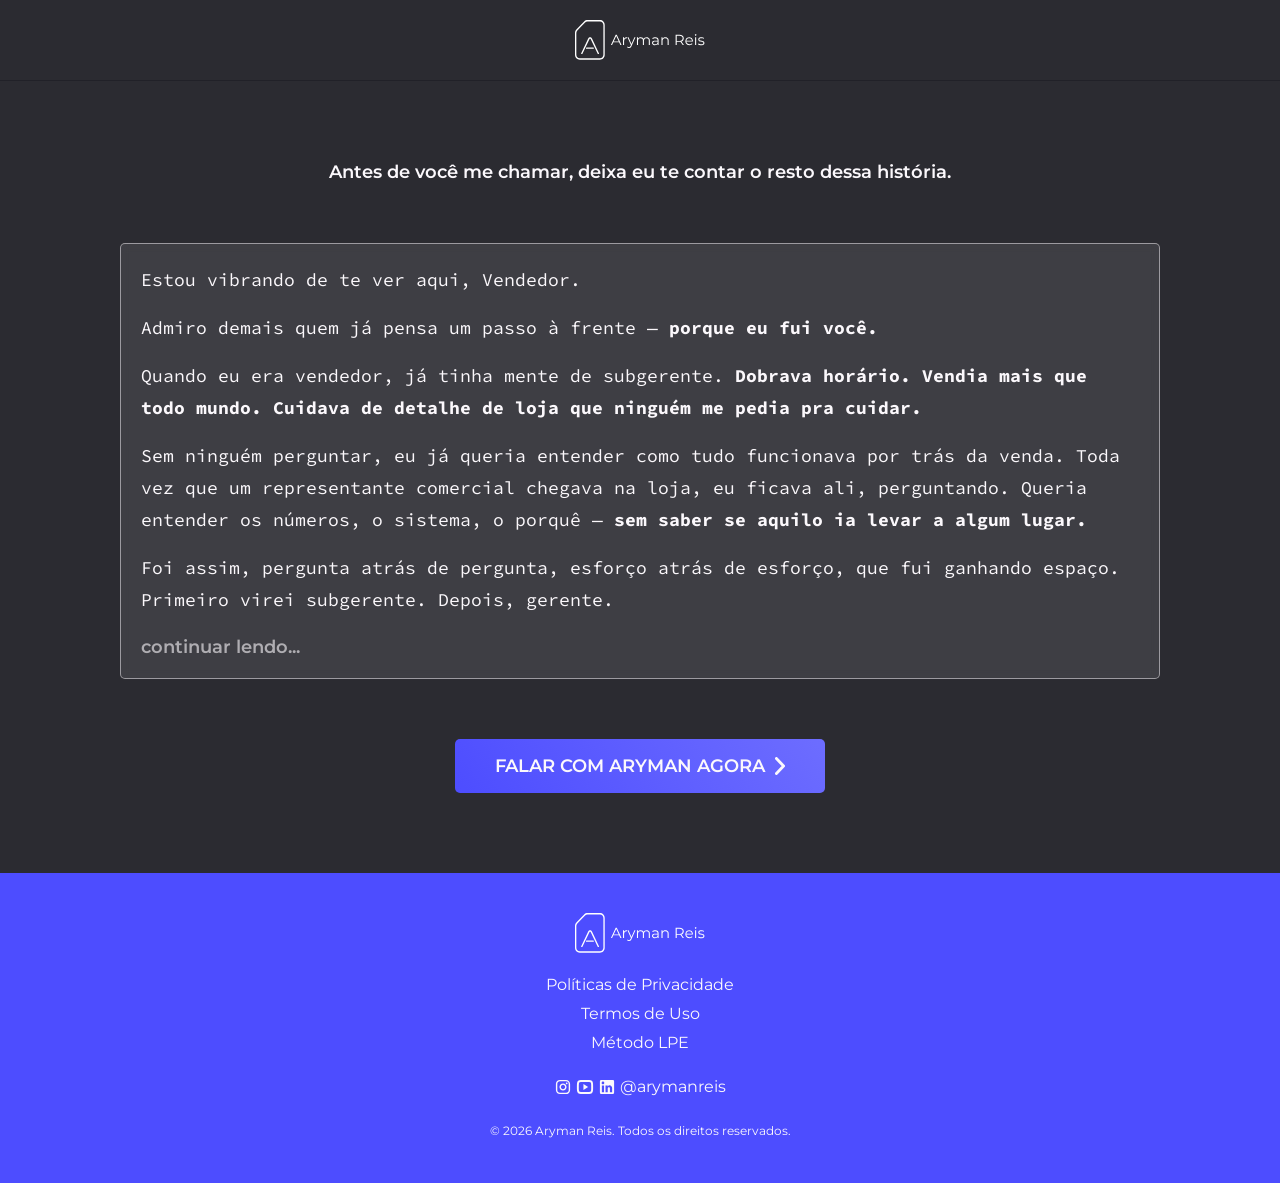
<file: historia-vendedor-responsavel.html>
﻿<!DOCTYPE html>
<html lang="pt-BR">

<head>

    <!-- Meta Básico -->
    <meta charset="UTF-8">
    <meta name="viewport" content="width=device-width, initial-scale=1.0">

    <!-- SEO -->
    <title>Aryman Reis | A história que todo Vendedor Responsável precisa ouvir</title>

    <meta name="description"
        content="Estou vibrando de te ver aqui, Vendedor. Admiro demais quem já pensa um passo à frente — porque eu fui você.">

    <meta name="author" content="Aryman Reis">

    <!-- Favicon -->
    <link rel="shortcut icon" href="./assets/icons/icon-aryman.ico" type="image/x-icon">

    <!-- CSS compartilhado -->
    <link rel="stylesheet" href="./css/variables.css">
    <link rel="stylesheet" href="./css/base.css">
    <link rel="stylesheet" href="./css/header.css">
    <link rel="stylesheet" href="./css/footer.css">

    <!-- CSS exclusivo desta página -->
    <link rel="stylesheet" href="./css/historia.css">
    <link rel="stylesheet" href="./css/historia-responsive.css">

    <!-- Google Analytics -->
    <script async src="https://www.googletagmanager.com/gtag/js?id=G-DJQT0X3ZKF"></script>
    <script>
        window.dataLayer = window.dataLayer || [];
        function gtag() { dataLayer.push(arguments); }
        gtag('js', new Date());
        gtag('config', 'G-DJQT0X3ZKF');
    </script>

    <!-- Hooks para pixels (configuração futura) -->
    <!-- Google Ads Pixel: inserir aqui -->
    <!-- Facebook Pixel: inserir aqui -->

    <script src="./js/analytics.js" defer></script>
    <script src="./js/historia.js" defer></script>


    <!-- Meta Pixel Code -->
    <script>
    !function(f,b,e,v,n,t,s)
    {if(f.fbq)return;n=f.fbq=function(){n.callMethod?
    n.callMethod.apply(n,arguments):n.queue.push(arguments)};
    if(!f._fbq)f._fbq=n;n.push=n;n.loaded=!0;n.version='2.0';
    n.queue=[];t=b.createElement(e);t.async=!0;
    t.src=v;s=b.getElementsByTagName(e)[0];
    s.parentNode.insertBefore(t,s)}(window, document,'script',
    'https://connect.facebook.net/en_US/fbevents.js');
    fbq('init', '1002057565978346');
    fbq('track', 'PageView');
    </script>
    <noscript><img height="1" width="1" style="display:none"
    src="https://www.facebook.com/tr?id=1002057565978346&ev=PageView&noscript=1"
    /></noscript>
    <!-- End Meta Pixel Code -->
</head>

<body class="historia-page">

<!-- ==========================================
     HEADER
========================================== -->
<header class="header">
    <div class="container">
        <div class="header__content">

            <a href="index.html" class="header__logo">
                <img src="./assets/icons/logo-aryman-reis.svg" alt="Aryman Reis">
            </a>

        </div>
    </div>
</header>

<main>

<!-- ==========================================
     HISTÓRIA
========================================== -->
<section class="historia">
    <div class="container">
        <div class="historia__content">

            <p class="historia__subtitle">Antes de você me chamar, deixa eu te contar o resto dessa história.</p>

            <div class="historia__card">

                <!-- Parte 1 — visível ao carregar -->
                <div class="historia__body">

                    <p>Estou vibrando de te ver aqui, Vendedor.</p>

                    <p>Admiro demais quem já pensa um passo à frente — <strong>porque eu fui você.</strong></p>

                    <p>Quando eu era vendedor, já tinha mente de subgerente. <strong>Dobrava horário. Vendia mais que todo mundo. Cuidava de detalhe de loja que ninguém me pedia pra cuidar.</strong></p>

                    <p>Sem ninguém perguntar, eu já queria entender como tudo funcionava por trás da venda. Toda vez que um representante comercial chegava na loja, eu ficava ali, perguntando. Queria entender os números, o sistema, o porquê — <strong>sem saber se aquilo ia levar a algum lugar.</strong></p>

                    <p>Foi assim, pergunta atrás de pergunta, esforço atrás de esforço, que fui ganhando espaço. Primeiro virei subgerente. Depois, gerente.</p>

                </div>

                <!-- Gatilho "continuar lendo" -->
                <button class="historia__read-more" id="historiaReadMore">
                    continuar lendo...
                </button>

                <!-- Parte 2 — oculta até o clique -->
                <div class="historia__part--2" id="historiaPart2">
                    <div class="historia__body">

                        <p>A mesma sede de entender o "<strong>porquê</strong>" por trás da venda foi o que, anos depois, virou meu diferencial com dado e tecnologia.</p>

                        <p>O que hoje é curso, planilha e dashboard, na minha época era pergunta pro representante comercial, era observar de perto, era ler o que dava. <strong>A ferramenta mudou. A atitude que te tira do balcão é a mesma.</strong></p>

                        <p><strong>Você já faz mais do que pedem, mesmo sem saber se vai dar em algo? Me conta onde você está agora.</strong></p>

                    </div>
                </div>

            </div>

            <a
                href="https://api.whatsapp.com/send/?phone=5521979690297&text=Oi+Aryman%2C+vi+seu+site+e+quero+te+contar+onde+estou+hoje+como+vendedor.&type=phone_number&app_absent=0"
                class="historia__cta"
                target="_blank"
                rel="noopener noreferrer"
                onclick="trackWhatsApp('historia_vendedor_cta')">
                Falar com Aryman agora
                <img src="./assets/icons/arrow.svg" alt="" class="btn__icon" aria-hidden="true">
            </a>

        </div>
    </div>
</section>

</main>

<!-- ==========================================
     FOOTER
========================================== -->
<footer class="footer">
    <div class="container">
        <div class="footer__content">

            <img class="footer__logo" src="./assets/icons/logo-aryman-reis.svg" alt="Aryman Reis">

            <div class="footer__links">
                <a href="pages/privacidade.html">Políticas de Privacidade</a>
                <a href="pages/termos.html">Termos de Uso</a>
                <a href="#">Método LPE</a>
            </div>

            <div class="footer__social">
                <a href="https://www.instagram.com/arymanreis/" target="_blank" rel="noopener noreferrer" onclick="gtag('event', 'instagram_click')">
                    <img src="./assets/icons/instagram.svg" alt="Instagram">
                </a>
                <a href="https://www.youtube.com/@arymanreis" target="_blank" rel="noopener noreferrer" onclick="gtag('event', 'youtube_click')">
                    <img src="./assets/icons/youtube.svg" alt="YouTube">
                </a>
                <a href="https://www.linkedin.com/in/arymanreis/" target="_blank" rel="noopener noreferrer" onclick="gtag('event', 'linkedin_click')">
                    <img src="./assets/icons/linkedin.svg" alt="LinkedIn">
                </a>
                <span>@arymanreis</span>
            </div>

            <p class="footer__copyright">© 2026 Aryman Reis. Todos os direitos reservados.</p>

        </div>
    </div>
</footer>

</body>
</html>
</file>
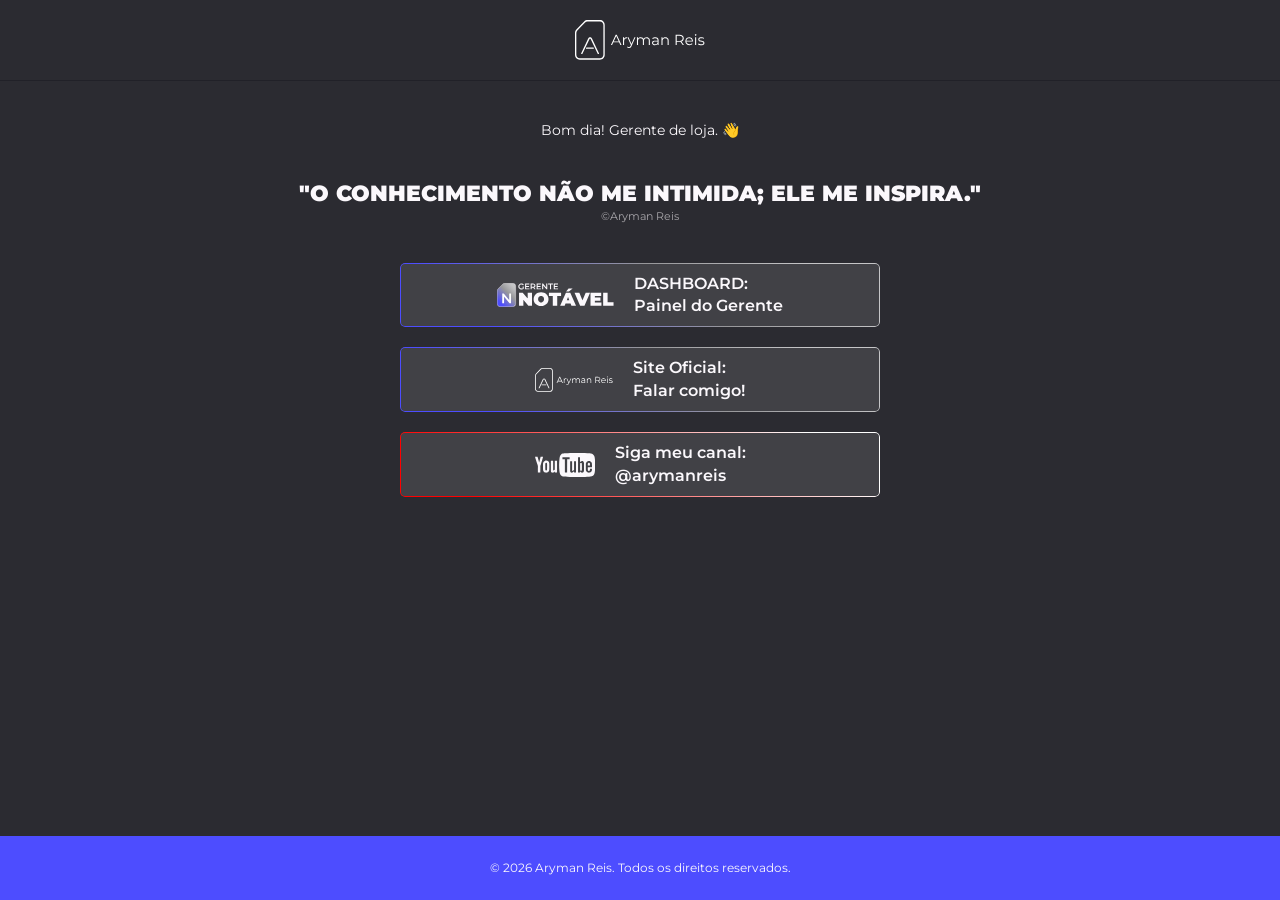
<file: links-bio.html>
﻿<!DOCTYPE html>
<html lang="pt-BR">

<head>

    <!-- Meta Básico -->
    <meta charset="UTF-8">
    <meta name="viewport" content="width=device-width, initial-scale=1.0">

    <!-- SEO -->
    <title>Projetos - Aryman Reis</title>

    <meta name="description"
        content="Todos os links do Aryman Reis: cursos, conteúdo e redes sociais.">

    <meta name="author" content="Aryman Reis">

    <!-- Favicon -->
    <link rel="shortcut icon" href="./assets/icons/icon-aryman.ico" type="image/x-icon">

    <!-- CSS -->
    <link rel="stylesheet" href="./css/variables.css">
    <link rel="stylesheet" href="./css/base.css">
    <link rel="stylesheet" href="./css/header.css">
    <link rel="stylesheet" href="./css/footer.css">
    <link rel="stylesheet" href="./css/links-bio.css">

    <!-- Google Analytics -->
    <script async src="https://www.googletagmanager.com/gtag/js?id=G-DJQT0X3ZKF"></script>
    <script>
        window.dataLayer = window.dataLayer || [];
        function gtag() { dataLayer.push(arguments); }
        gtag('js', new Date());
        gtag('config', 'G-DJQT0X3ZKF');
    </script>

    <!-- Hooks para pixels (configuração futura) -->
    <!-- Google Ads Pixel: inserir aqui -->
    <!-- Facebook Pixel: inserir aqui -->

    <script src="./js/analytics.js" defer></script>
    <script src="./js/links-bio.js" defer></script>


    <!-- Meta Pixel Code -->
    <script>
    !function(f,b,e,v,n,t,s)
    {if(f.fbq)return;n=f.fbq=function(){n.callMethod?
    n.callMethod.apply(n,arguments):n.queue.push(arguments)};
    if(!f._fbq)f._fbq=n;n.push=n;n.loaded=!0;n.version='2.0';
    n.queue=[];t=b.createElement(e);t.async=!0;
    t.src=v;s=b.getElementsByTagName(e)[0];
    s.parentNode.insertBefore(t,s)}(window, document,'script',
    'https://connect.facebook.net/en_US/fbevents.js');
    fbq('init', '1002057565978346');
    fbq('track', 'PageView');
    </script>
    <noscript><img height="1" width="1" style="display:none"
    src="https://www.facebook.com/tr?id=1002057565978346&ev=PageView&noscript=1"
    /></noscript>
    <!-- End Meta Pixel Code -->
</head>

<body class="links-bio-page">

<!-- ==========================================
     HEADER
========================================== -->
<header class="header">
    <div class="container">
        <div class="header__content">

            <a href="#" class="header__logo">
                <img src="./assets/icons/logo-aryman-reis.svg" alt="Aryman Reis">
            </a>

        </div>
    </div>
</header>

<main>

<!-- ==========================================
     LINKS BIO
========================================== -->
<section class="links-bio">
    <div class="container">

        <!-- Citação / hero -->
        <div class="links-bio__hero">
            <p class="links-bio__eyebrow" id="lb-greeting">Olá! Gerente de loja. 👋</p>
            <div>
                <p class="links-bio__quote">"O conhecimento não me intimida; ele me inspira."</p>
                <p class="links-bio__author">&copy;Aryman Reis</p>
            </div>
        </div>

        <!-- Cards de links -->
        <ul class="links-bio__list">

            <!-- Painel do Gerente Notável -->
            <li>
                <a href="https://arymanreis.com.br/painel-de-gerente-de-loja-notavel.html"
                   class="links-bio__card links-bio__card--gradient"
                   onclick="gtag('event', 'links_bio_click', { link_name: 'painel_gerente_notavel' })">
                    <img class="links-bio__card-icon" src="./assets/logos/gerente-notavel.svg" alt="">
                    <span class="links-bio__card-title">DASHBOARD:              <br>Painel do Gerente
                    </span>
                </a>
            </li>

            <!-- Site Oficial -->
            <li>
                <a href="https://arymanreis.com.br"
                   class="links-bio__card links-bio__card--gradient"
                   onclick="gtag('event', 'links_bio_click', { link_name: 'site_oficial' })">
                    <img class="links-bio__card-icon" src="./assets/icons/logo-aryman-reis.svg" alt="">
                    <span class="links-bio__card-title">Site Oficial:
                        <br>Falar comigo!
                    </span>
                </a>
            </li>

            <!-- YouTube -->
            <li>
                <a href="https://www.youtube.com/@arymanreis"
                   target="_blank"
                   rel="noopener noreferrer"
                   class="links-bio__card links-bio__card--youtube"
                   onclick="gtag('event', 'links_bio_click', { link_name: 'youtube' })">
                    <img
                        class="links-bio__card-icon--youtube"
                        src="./assets/logos/youtube-logo.svg"
                        alt="">
                    <span class="links-bio__card-title">Siga meu canal:
                        <br>@arymanreis
                    </span>
                </a>
            </li>

        </ul>

    </div>
</section>

</main>

<!-- ==========================================
     FOOTER
========================================== -->
<footer class="footer">
    <div class="container">
        <div class="footer__content">
            <p class="footer__copyright">&copy; 2026 Aryman Reis. Todos os direitos reservados.</p>
        </div>
    </div>
</footer>

</body>
</html>
</file>
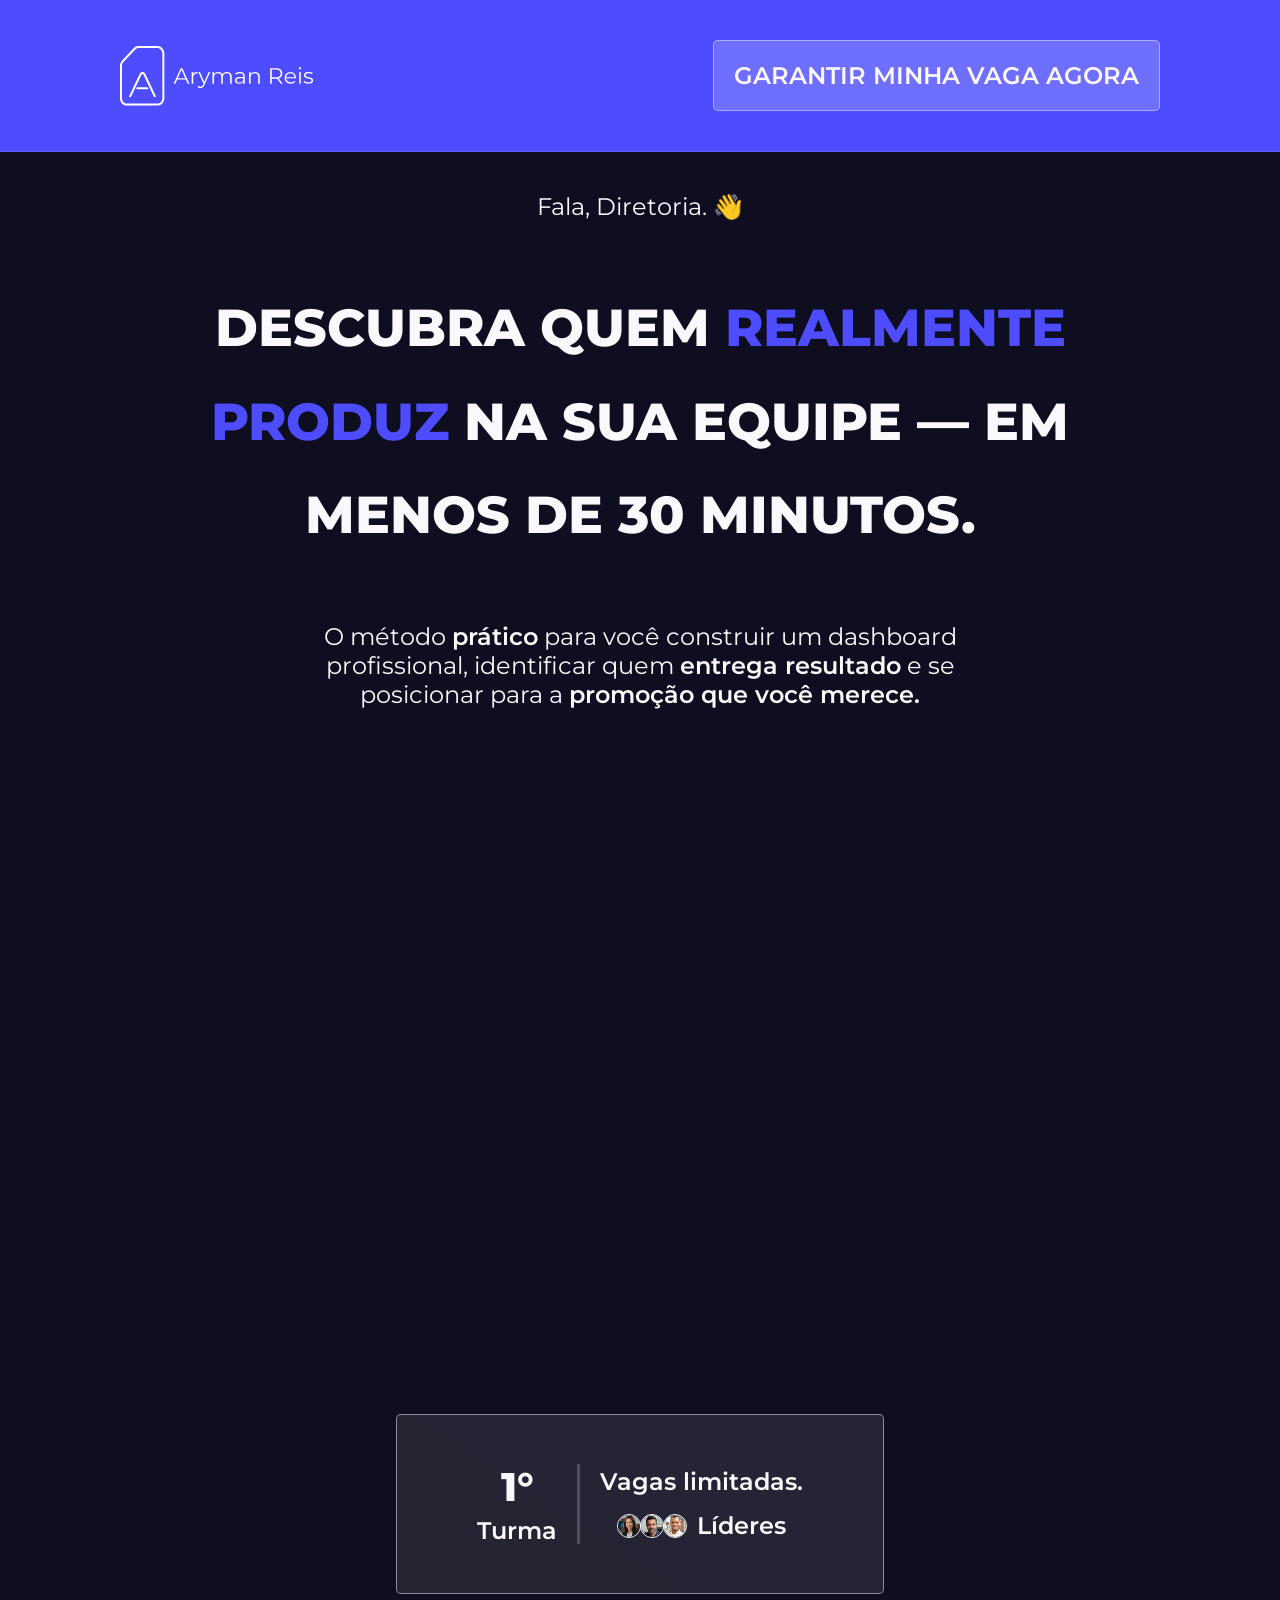
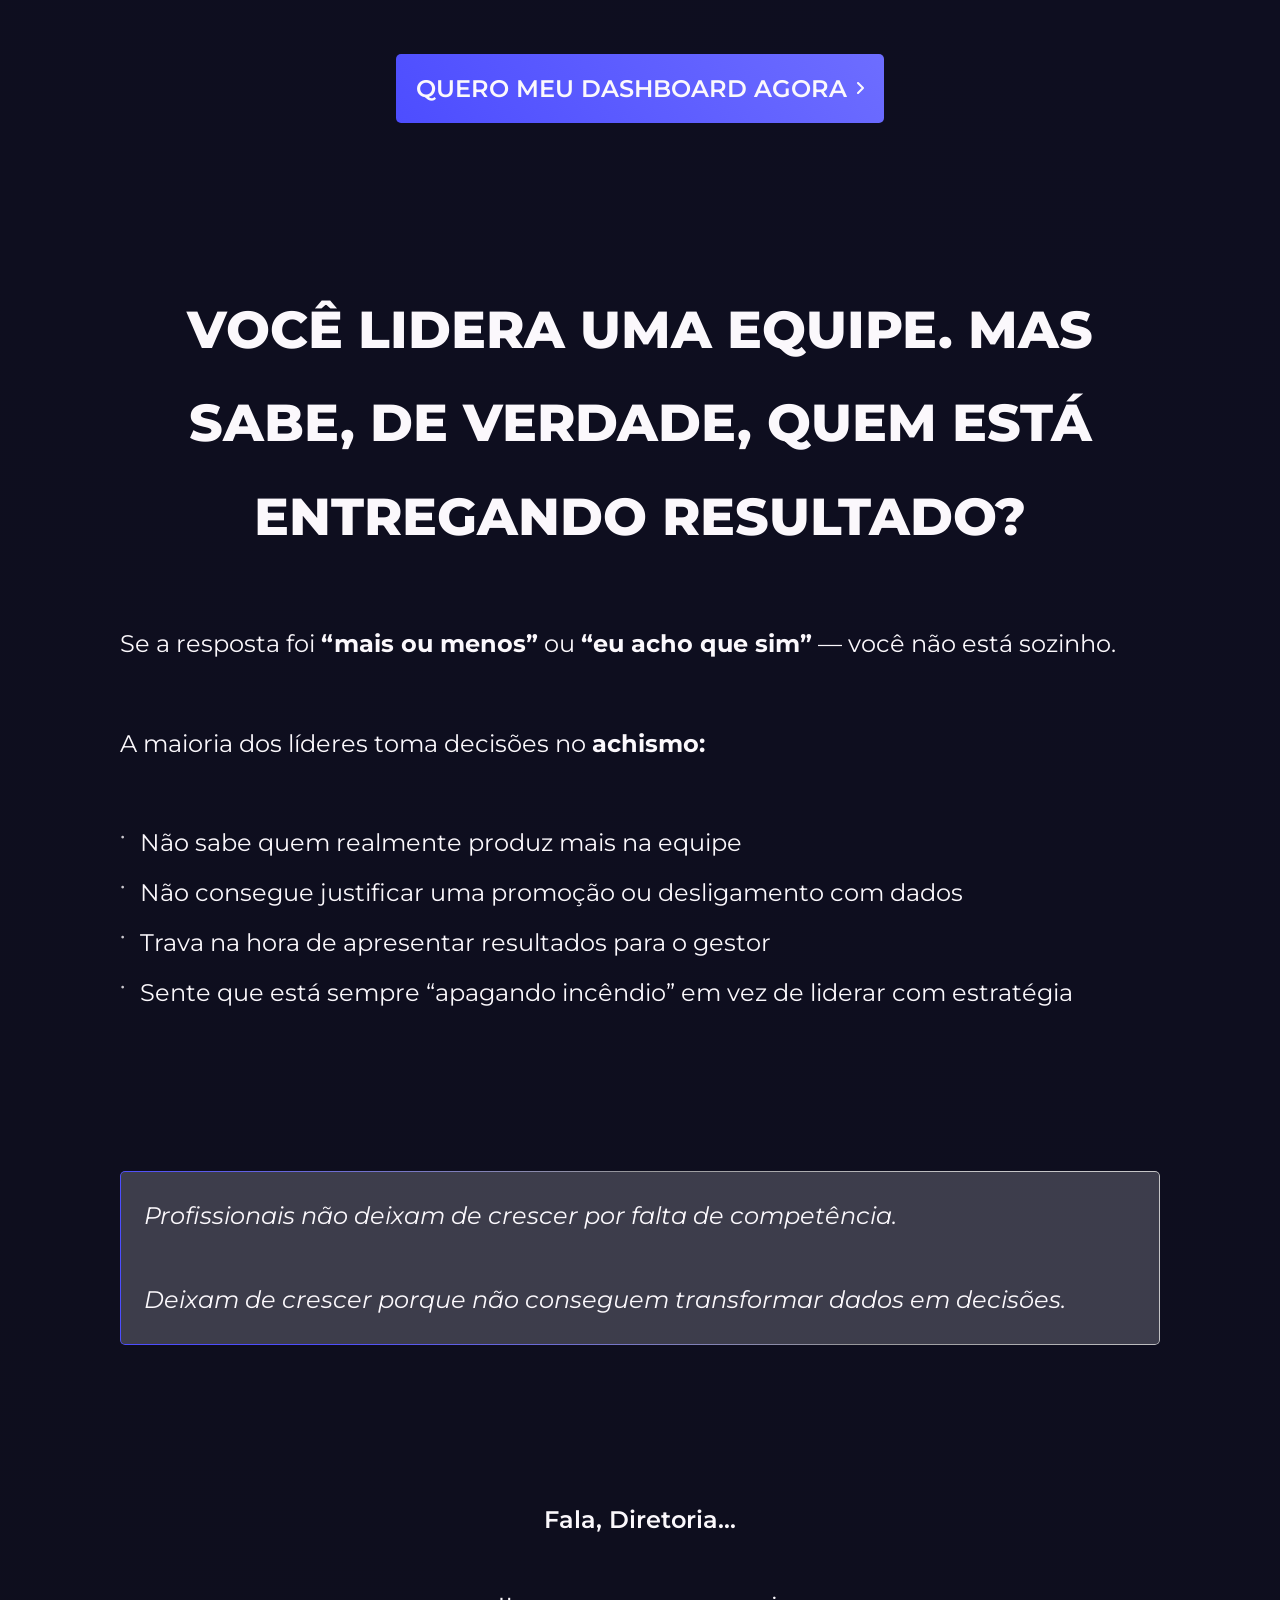
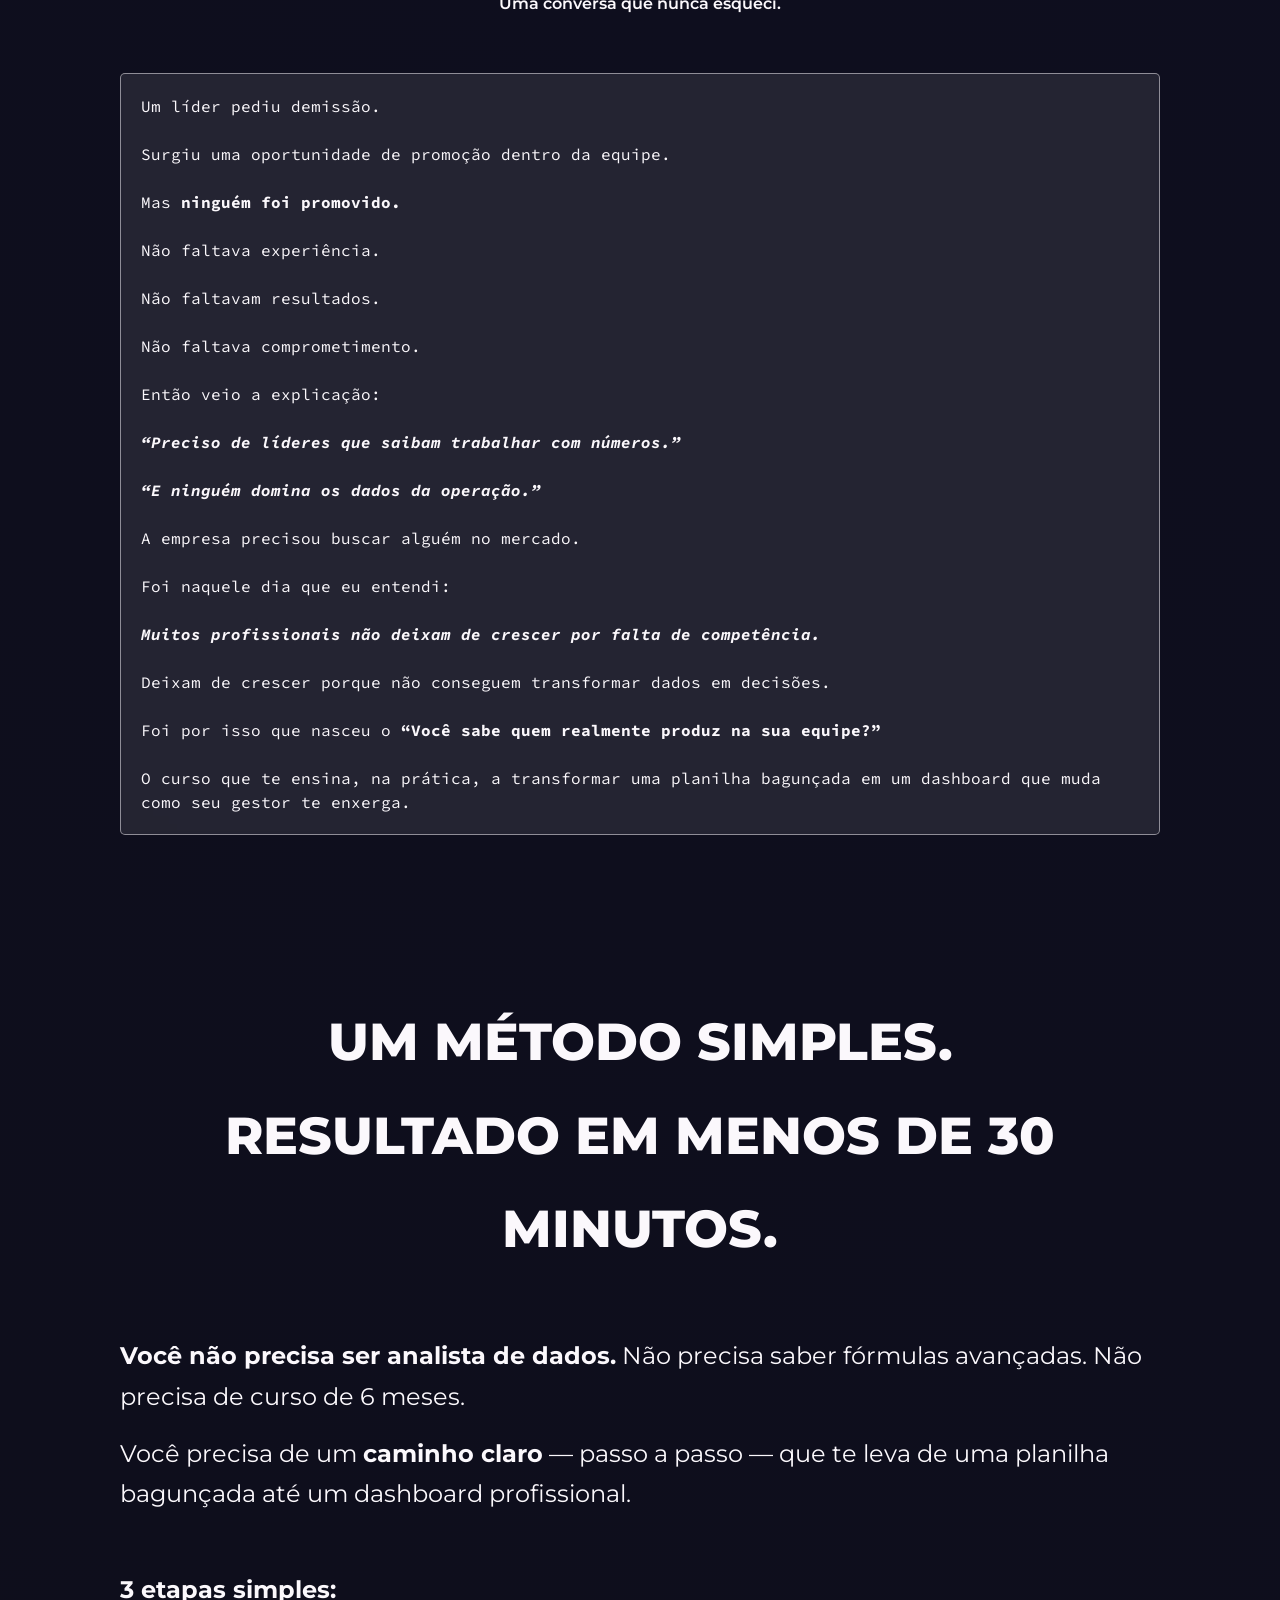
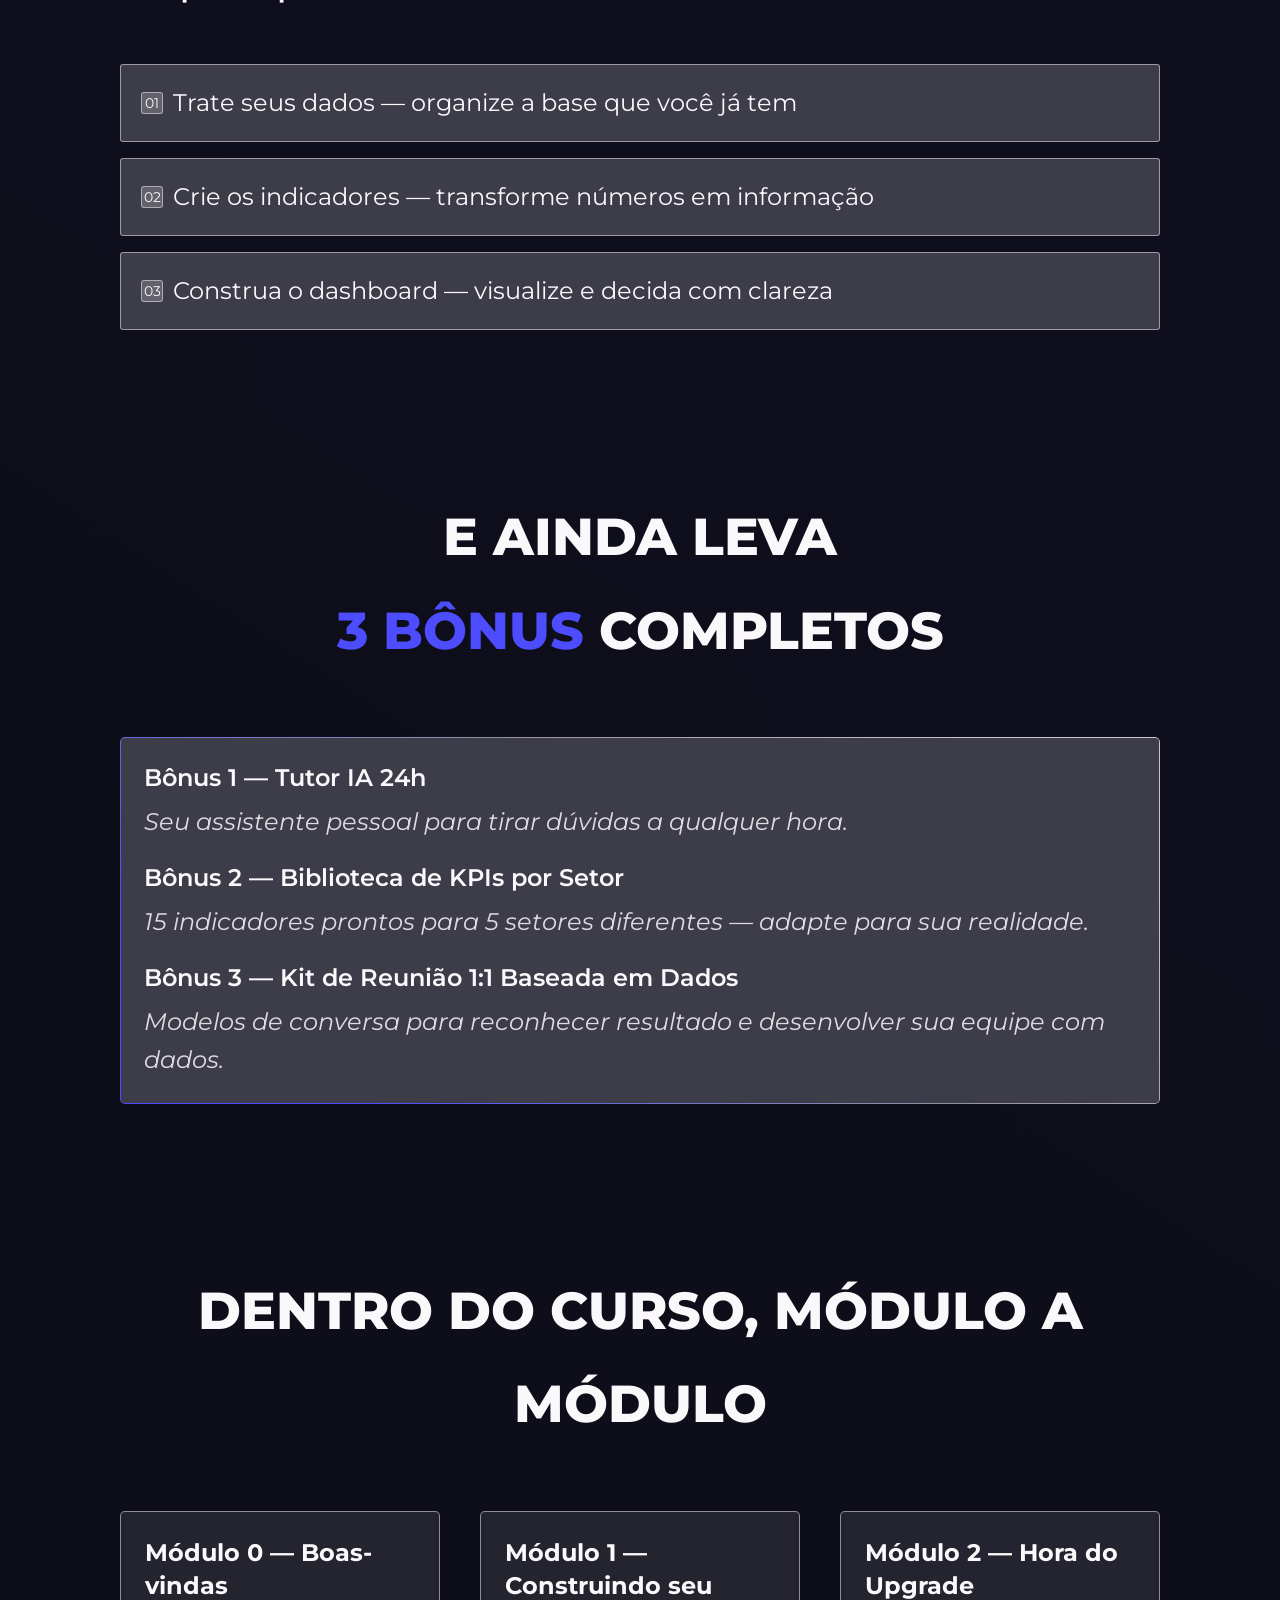
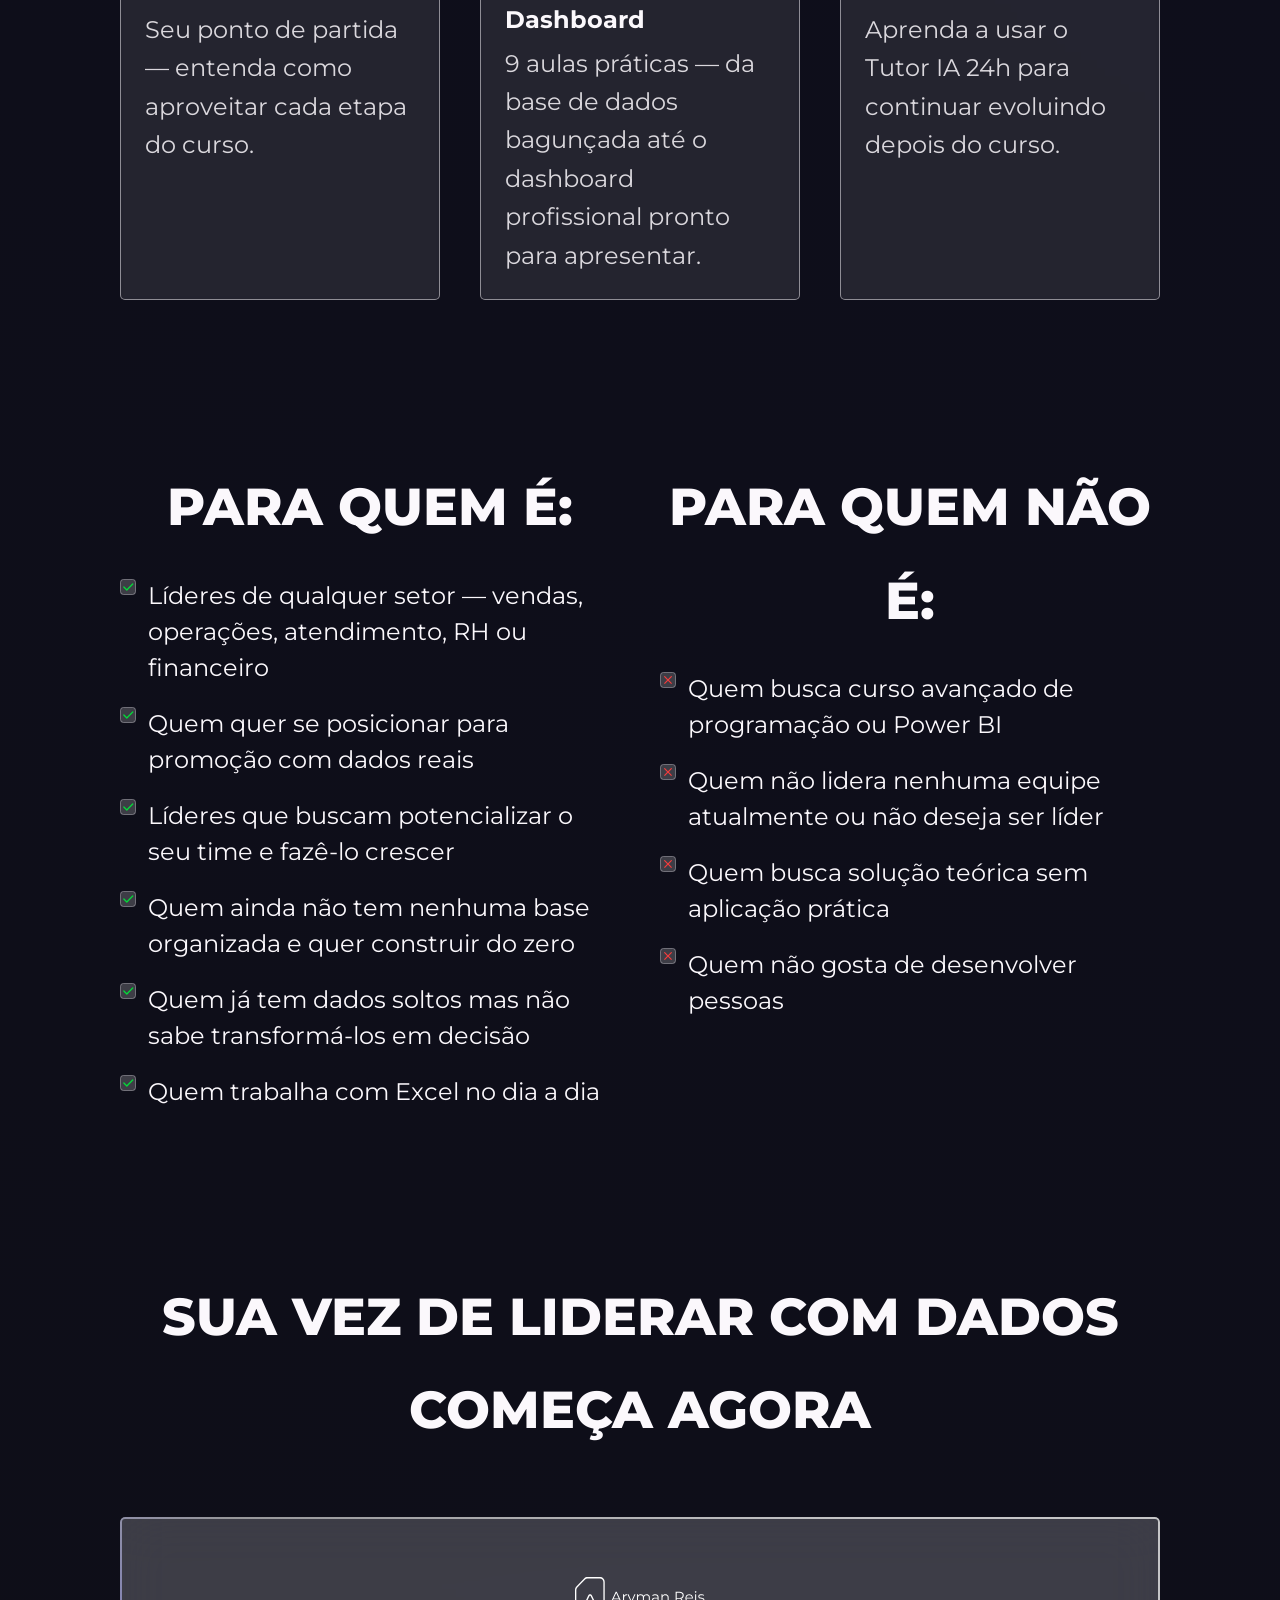
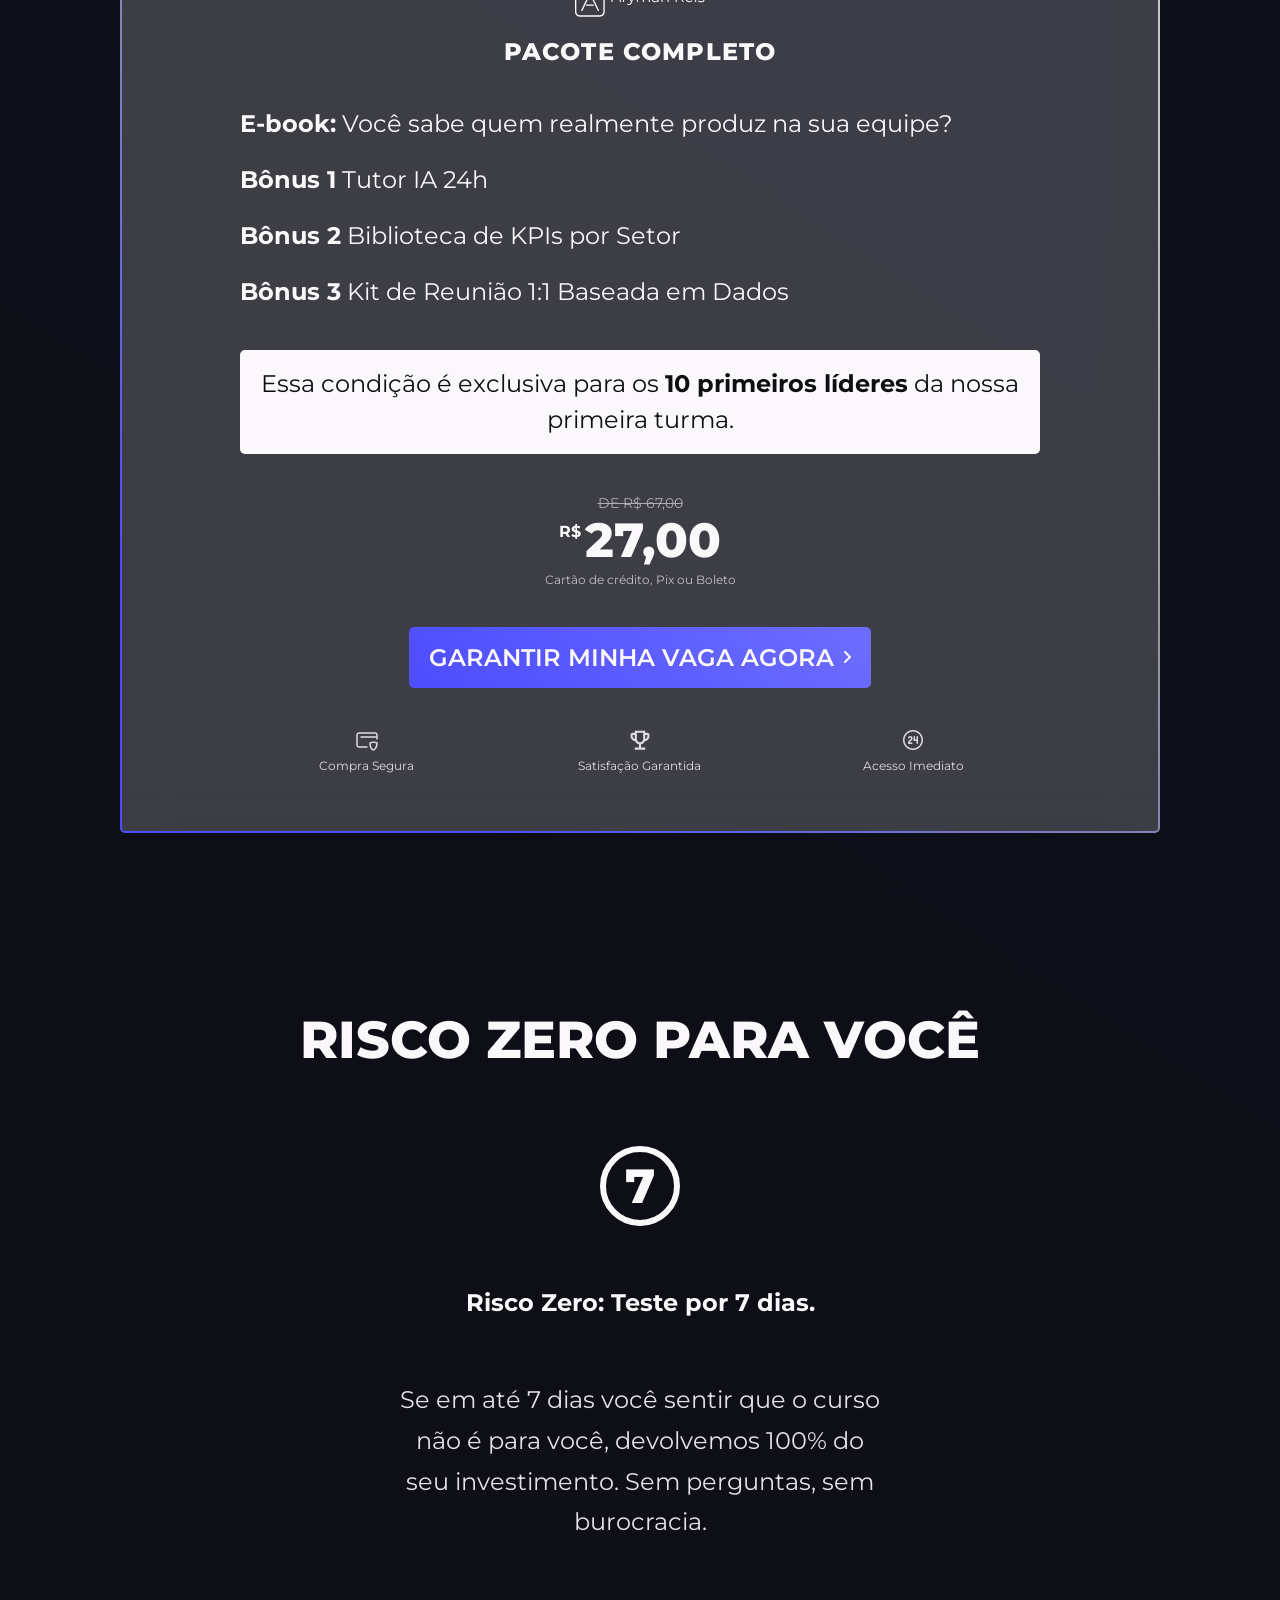
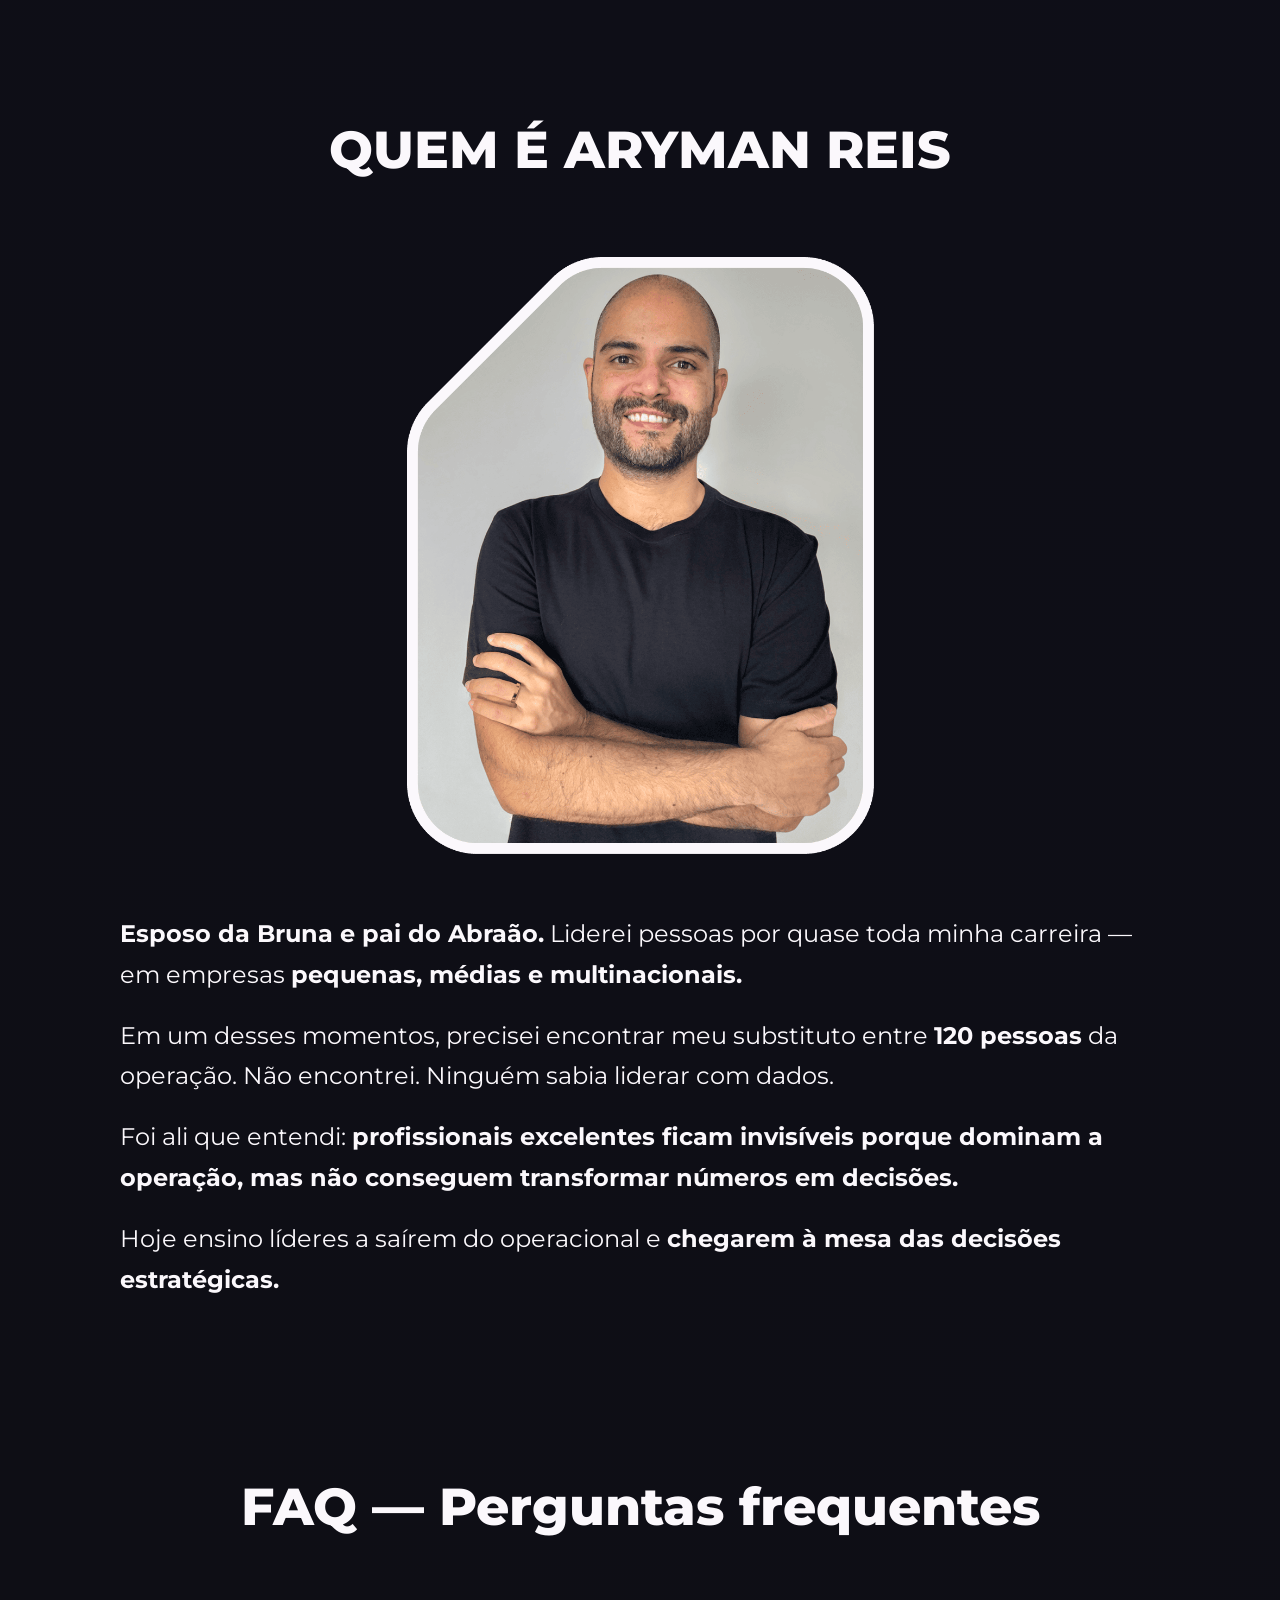
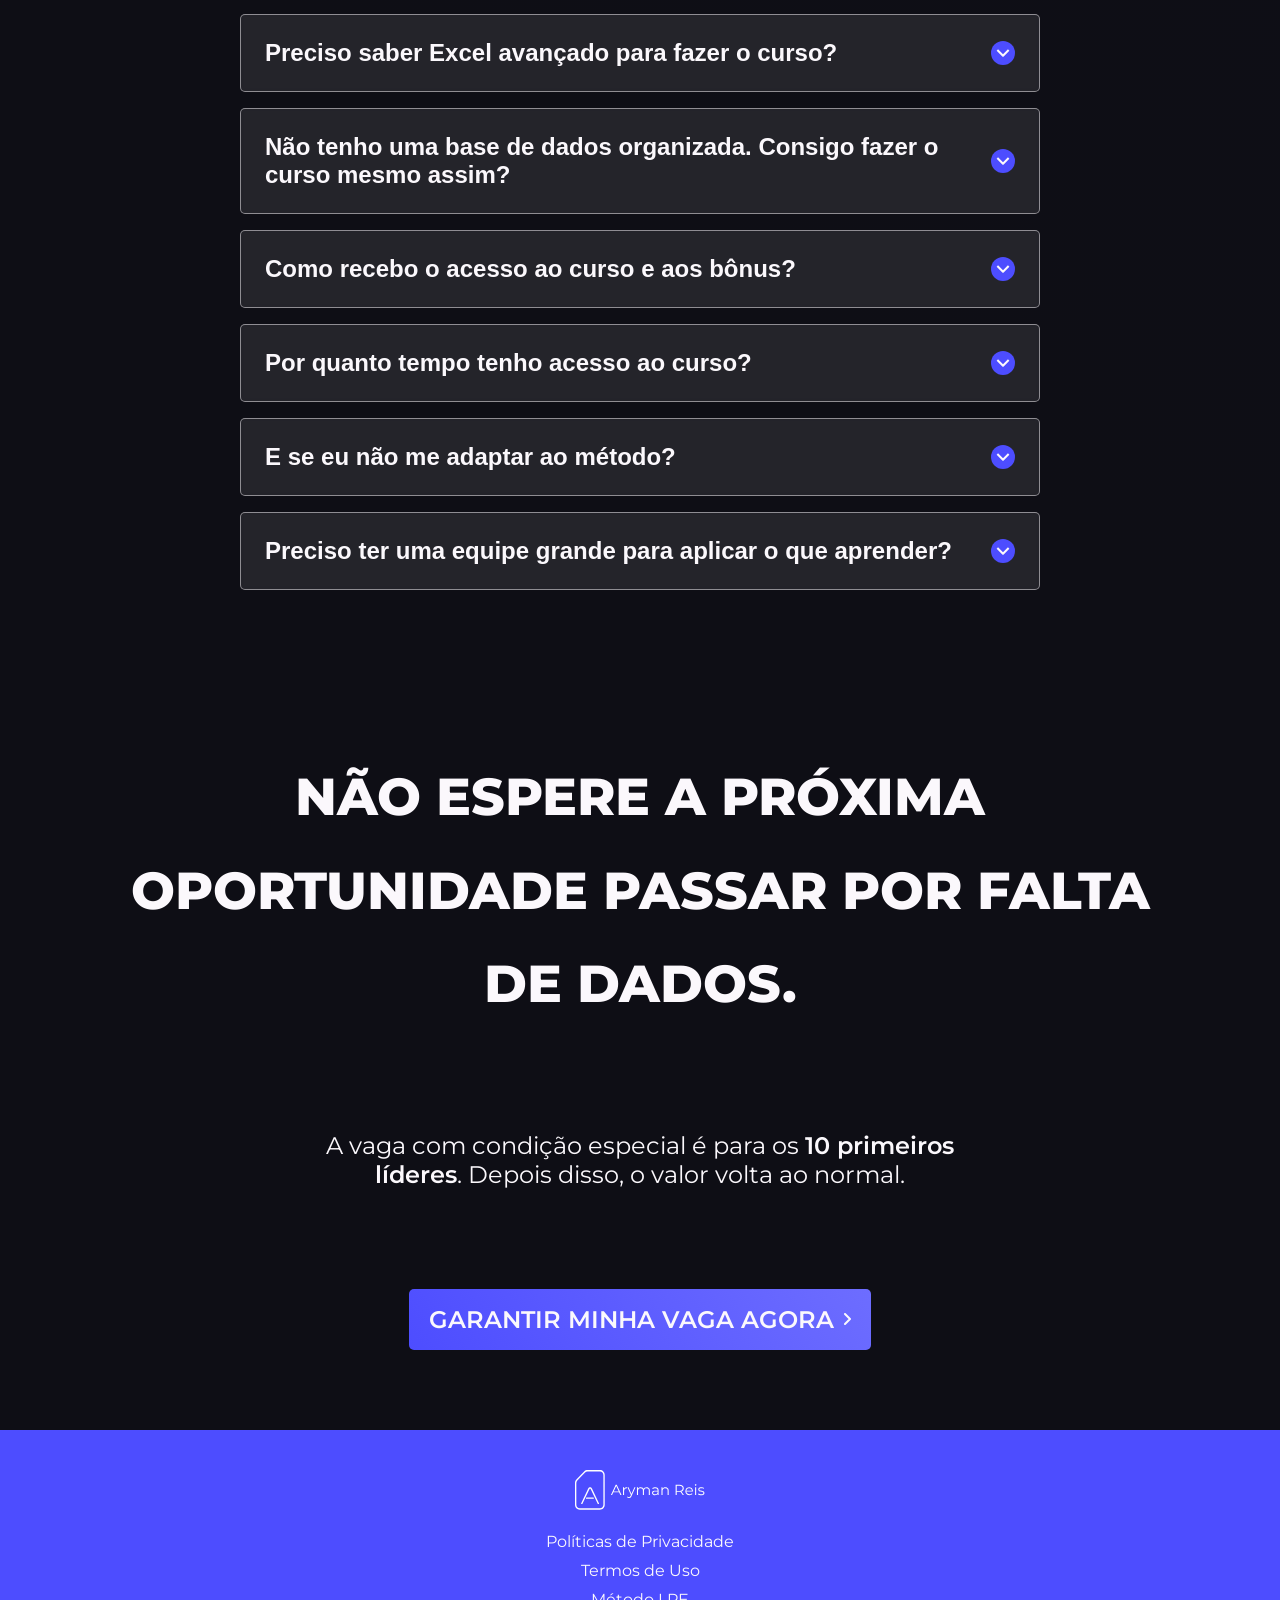
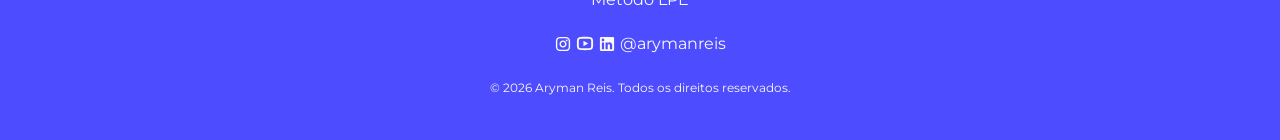
<file: medir-a-produtividade-da-equipe.html>
﻿<!DOCTYPE html>
<html lang="pt-BR">

<head>

    <!-- Meta Básico -->
    <meta charset="UTF-8">
    <meta name="viewport" content="width=device-width, initial-scale=1.0">

    <!-- SEO -->
    <title>Descubra quem realmente produz na sua equipe — Aryman Reis</title>

    <meta name="description"
        content="Construa um dashboard profissional em menos de 30 minutos e lidere com dados. Método prático para líderes que querem crescer na carreira.">

    <meta name="author" content="Aryman Reis">

    <!-- Favicon -->
    <link rel="shortcut icon" href="./assets/icons/icon-aryman.ico" type="image/x-icon">

    <!-- CSS compartilhado (mesmos arquivos usados pelo index.html) -->
    <link rel="stylesheet" href="./css/variables.css">
    <link rel="stylesheet" href="./css/base.css">
    <link rel="stylesheet" href="./css/header.css">
    <link rel="stylesheet" href="./css/hero.css">
    <link rel="stylesheet" href="./css/story.css">
    <link rel="stylesheet" href="./css/faq.css">
    <link rel="stylesheet" href="./css/cta.css">
    <link rel="stylesheet" href="./css/footer.css">

    <!-- CSS exclusivo desta landing page -->
    <link rel="stylesheet" href="./css/lp-overrides.css">
    <link rel="stylesheet" href="./css/lp-hero.css">
    <link rel="stylesheet" href="./css/lp-problem.css">
    <link rel="stylesheet" href="./css/lp-method.css">
    <link rel="stylesheet" href="./css/lp-bonus.css">
    <link rel="stylesheet" href="./css/lp-modules.css">
    <link rel="stylesheet" href="./css/lp-audience.css">
    <link rel="stylesheet" href="./css/lp-pricing.css">
    <link rel="stylesheet" href="./css/lp-guarantee.css">
    <link rel="stylesheet" href="./css/lp-about.css">
    <link rel="stylesheet" href="./css/lp-responsive.css">

    <!-- Google Analytics -->
    <script async src="https://www.googletagmanager.com/gtag/js?id=G-DJQT0X3ZKF"></script>
    <script>
        window.dataLayer = window.dataLayer || [];
        function gtag() { dataLayer.push(arguments); }
        gtag('js', new Date());
        gtag('config', 'G-DJQT0X3ZKF');
    </script>

    <!-- Hooks para pixels (configuração futura) -->
    <!-- Google Ads Pixel: inserir aqui -->
    <!-- Facebook Pixel: inserir aqui -->

    <script src="./js/analytics.js" defer></script>
    <script src="./js/faq.js" defer></script>


    <!-- Meta Pixel Code -->
    <script>
    !function(f,b,e,v,n,t,s)
    {if(f.fbq)return;n=f.fbq=function(){n.callMethod?
    n.callMethod.apply(n,arguments):n.queue.push(arguments)};
    if(!f._fbq)f._fbq=n;n.push=n;n.loaded=!0;n.version='2.0';
    n.queue=[];t=b.createElement(e);t.async=!0;
    t.src=v;s=b.getElementsByTagName(e)[0];
    s.parentNode.insertBefore(t,s)}(window, document,'script',
    'https://connect.facebook.net/en_US/fbevents.js');
    fbq('init', '1002057565978346');
    fbq('track', 'PageView');
    </script>
    <noscript><img height="1" width="1" style="display:none"
    src="https://www.facebook.com/tr?id=1002057565978346&ev=PageView&noscript=1"
    /></noscript>
    <!-- End Meta Pixel Code -->
</head>

<body>

<!-- ==========================================
     HEADER
========================================== -->
<header class="header">
    <div class="container">
        <div class="header__content">

            <a href="#" class="header__logo">
                <img src="./assets/icons/logo-aryman-reis.svg" alt="Aryman Reis">
            </a>

            <a class="header__cta" href="https://pay.kiwify.com.br/fzP14bb" target="_blank" rel="noopener" onclick="trackCheckout('header')">
                Garantir minha vaga agora
            </a>

        </div>
    </div>
</header>

<main>

    <!-- ==========================================
         HERO
    ========================================== -->
    <section class="hero">
        <div class="container">
            <div class="hero__content">

                <p class="hero__eyebrow">Fala, Diretoria. &#128075;</p>

                <h1 class="hero__title">
                    Descubra quem <span class="hero__highlight">realmente produz</span> na sua equipe &mdash; em<br class="hero__br"> menos de 30 minutos.
                </h1>

                <p class="hero__description">
                    O método <strong>prático</strong> para você construir um dashboard profissional, identificar quem <strong>entrega resultado</strong> e se posicionar para a <strong>promoção que você merece.</strong>
                </p>

                <div class="hero__vsl">
                    <iframe
                        src="https://www.youtube.com/embed/qTllhlo-nHU"
                        title="Apresentação do curso — Você sabe quem realmente produz na sua equipe?"
                        frameborder="0"
                        allow="accelerometer; autoplay; clipboard-write; encrypted-media; gyroscope; picture-in-picture"
                        allowfullscreen>
                    </iframe>
                </div>

                <div class="hero__card">
                    <div class="hero__card-row">
                        <div class="hero__card-item">
                            <span class="hero__number">1&deg;</span>
                            <p class="hero__label">Turma</p>
                        </div>
                        <div class="hero__divider"></div>
                        <div class="hero__card-item">
                            <p class="hero__card-title">Vagas limitadas.</p>
                            <div class="hero__leaders">
                                <div class="hero__avatars">
                                    <img src="./assets/images/img_bruna.png" alt="Bruna">
                                    <img src="./assets/images/img_pedro.png" alt="Pedro">
                                    <img src="./assets/images/img_ricardo.png" alt="Ricardo">
                                </div>
                                <span>Líderes</span>
                            </div>
                        </div>
                    </div>
                </div>

                <a class="btn" href="https://pay.kiwify.com.br/fzP14bb" target="_blank" rel="noopener" onclick="trackCheckout('hero')">
                    <span class="btn__text--short">Meu dashboard agora</span>
                    <span class="btn__text--long">Quero meu dashboard agora</span>
                    <img src="./assets/icons/arrow.svg" alt="" class="btn__icon" aria-hidden="true">
                </a>

            </div>
        </div>
    </section>

    <!-- ==========================================
         PROBLEMA / DOR
    ========================================== -->
    <section class="problem">
        <div class="container">
            <div class="problem__content">

                <h2 class="problem__title">Você lidera uma equipe. Mas sabe, de verdade, quem está entregando resultado?</h2>

                <p class="problem__body">Se a resposta foi <strong>&ldquo;mais ou menos&rdquo;</strong> ou <strong>&ldquo;eu acho que sim&rdquo;</strong> &mdash; você não está sozinho.</p>

                <p class="problem__body">A maioria dos líderes toma decisões no <strong>achismo:</strong></p>

                <ul class="problem__list">
                    <li class="problem__list-item">Não sabe quem realmente produz mais na equipe</li>
                    <li class="problem__list-item">Não consegue justificar uma promoção ou desligamento com dados</li>
                    <li class="problem__list-item">Trava na hora de apresentar resultados para o gestor</li>
                    <li class="problem__list-item">Sente que está sempre &ldquo;apagando incêndio&rdquo; em vez de liderar com estratégia</li>
                </ul>

            </div>
        </div>
    </section>

    <!-- ==========================================
         CALLOUT
    ========================================== -->
    <aside class="callout">
        <div class="container">
            <p class="callout__text">Profissionais não deixam de crescer por falta de competência.<br><br>Deixam de crescer porque não conseguem transformar dados em decisões.</p>
        </div>
    </aside>

    <!-- ==========================================
         STORY
    ========================================== -->
    <section class="story">
        <div class="container">
            <div class="story__content">

                <h2 class="story__title">Fala, Diretoria...</h2>
                <p class="story__subtitle">Uma conversa que nunca esqueci.</p>

                <div class="story__card">
                    <p class="story__text">Um líder pediu demissão.</p>
                    <p class="story__text">Surgiu uma oportunidade de promoção dentro da equipe.</p>
                    <p class="story__text">Mas <span class="story__strong">ninguém foi promovido.</span></p>
                    <p class="story__text">Não faltava experiência.</p>
                    <p class="story__text">Não faltavam resultados.</p>
                    <p class="story__text">Não faltava comprometimento.</p>
                    <p class="story__text">Então veio a explicação:</p>
                    <p class="story__emphasis">&ldquo;Preciso de líderes que saibam trabalhar com números.&rdquo;</p>
                    <p class="story__emphasis">&ldquo;E ninguém domina os dados da operação.&rdquo;</p>
                    <p class="story__text">A empresa precisou buscar alguém no mercado.</p>
                    <p class="story__text">Foi naquele dia que eu entendi:</p>
                    <p class="story__emphasis">Muitos profissionais não deixam de crescer por falta de competência.</p>
                    <p class="story__text">Deixam de crescer porque não conseguem transformar dados em decisões.</p>
                    <p class="story__text">Foi por isso que nasceu o <span class="story__strong">&ldquo;Você sabe quem realmente produz na sua equipe?&rdquo;</span></p>
                    <p class="story__text story__text--last">O curso que te ensina, na prática, a transformar uma planilha bagunçada em um dashboard que muda como seu gestor te enxerga.</p>
                </div>

            </div>
        </div>
    </section>

    <!-- ==========================================
         MÉTODO
    ========================================== -->
    <section class="method">
        <div class="container">
            <div class="method__content">

                <h2 class="method__title">Um método simples.<br>Resultado em menos de 30 minutos.</h2>

                <div class="method__intro">
                    <p class="method__body"><strong>Você não precisa ser analista de dados.</strong> Não precisa saber fórmulas avançadas. Não precisa de curso de 6 meses.</p>
                    <p class="method__body">Você precisa de um <strong>caminho claro</strong> &mdash; passo a passo &mdash; que te leva de uma planilha bagunçada até um dashboard profissional.</p>
                </div>

                <p class="method__label">3 etapas simples:</p>

                <ol class="method__steps">
                    <li class="method__step">
                        <span class="method__step-num">01</span>
                        <p class="method__step-text">Trate seus dados &mdash; organize a base que você já tem</p>
                    </li>
                    <li class="method__step">
                        <span class="method__step-num">02</span>
                        <p class="method__step-text">Crie os indicadores &mdash; transforme números em informação</p>
                    </li>
                    <li class="method__step">
                        <span class="method__step-num">03</span>
                        <p class="method__step-text">Construa o dashboard &mdash; visualize e decida com clareza</p>
                    </li>
                </ol>

            </div>
        </div>
    </section>

    <!-- ==========================================
         BÔNUS
    ========================================== -->
    <section class="bonus">
        <div class="container">
            <div class="bonus__content">

                <h2 class="bonus__title">E ainda leva<br><span class="bonus__highlight">3 bônus</span> completos</h2>

                <div class="bonus__card">
                    <div class="bonus__item">
                        <p class="bonus__item-title">Bônus 1 &mdash; Tutor IA 24h</p>
                        <p class="bonus__item-desc">Seu assistente pessoal para tirar dúvidas a qualquer hora.</p>
                    </div>
                    <div class="bonus__item">
                        <p class="bonus__item-title">Bônus 2 &mdash; Biblioteca de KPIs por Setor</p>
                        <p class="bonus__item-desc">15 indicadores prontos para 5 setores diferentes &mdash; adapte para sua realidade.</p>
                    </div>
                    <div class="bonus__item">
                        <p class="bonus__item-title">Bônus 3 &mdash; Kit de Reunião 1:1 Baseada em Dados</p>
                        <p class="bonus__item-desc">Modelos de conversa para reconhecer resultado e desenvolver sua equipe com dados.</p>
                    </div>
                </div>

            </div>
        </div>
    </section>

    <!-- ==========================================
         MÓDULOS
    ========================================== -->
    <section class="modules">
        <div class="container">
            <div class="modules__content">

                <h2 class="modules__title">Dentro do curso, módulo a módulo</h2>

                <div class="modules__list">
                    <article class="modules__item">
                        <p class="modules__item-title">Módulo 0 &mdash; Boas-vindas</p>
                        <p class="modules__item-desc">Seu ponto de partida &mdash; entenda como aproveitar cada etapa do curso.</p>
                    </article>
                    <article class="modules__item">
                        <p class="modules__item-title">Módulo 1 &mdash; Construindo seu Dashboard</p>
                        <p class="modules__item-desc">9 aulas práticas &mdash; da base de dados bagunçada até o dashboard profissional pronto para apresentar.</p>
                    </article>
                    <article class="modules__item">
                        <p class="modules__item-title">Módulo 2 &mdash; Hora do Upgrade</p>
                        <p class="modules__item-desc">Aprenda a usar o Tutor IA 24h para continuar evoluindo depois do curso.</p>
                    </article>
                </div>

            </div>
        </div>
    </section>

    <!-- ==========================================
         PARA QUEM É / NÃO É
    ========================================== -->
    <section class="audience">
        <div class="container">
            <div class="audience__content">

                <div class="audience__block">
                    <h2 class="audience__title">Para quem é:</h2>
                    <ul class="audience__list audience__list--yes">
                        <li class="audience__item"><img src="./assets/icons/check-open.svg" alt="" class="audience__icon" aria-hidden="true">Líderes de qualquer setor &mdash; vendas, operações, atendimento, RH ou financeiro</li>
                        <li class="audience__item"><img src="./assets/icons/check-open.svg" alt="" class="audience__icon" aria-hidden="true">Quem quer se posicionar para promoção com dados reais</li>
                        <li class="audience__item"><img src="./assets/icons/check-open.svg" alt="" class="audience__icon" aria-hidden="true">Líderes que buscam potencializar o seu time e fazê-lo crescer</li>
                        <li class="audience__item"><img src="./assets/icons/check-open.svg" alt="" class="audience__icon" aria-hidden="true">Quem ainda não tem nenhuma base organizada e quer construir do zero</li>
                        <li class="audience__item"><img src="./assets/icons/check-open.svg" alt="" class="audience__icon" aria-hidden="true">Quem já tem dados soltos mas não sabe transformá-los em decisão</li>
                        <li class="audience__item"><img src="./assets/icons/check-open.svg" alt="" class="audience__icon" aria-hidden="true">Quem trabalha com Excel no dia a dia</li>
                    </ul>
                </div>

                <div class="audience__block">
                    <h2 class="audience__title">Para quem não é:</h2>
                    <ul class="audience__list audience__list--no">
                        <li class="audience__item"><img src="./assets/icons/check-close.svg" alt="" class="audience__icon" aria-hidden="true">Quem busca curso avançado de programação ou Power BI</li>
                        <li class="audience__item"><img src="./assets/icons/check-close.svg" alt="" class="audience__icon" aria-hidden="true">Quem não lidera nenhuma equipe atualmente ou não deseja ser líder</li>
                        <li class="audience__item"><img src="./assets/icons/check-close.svg" alt="" class="audience__icon" aria-hidden="true">Quem busca solução teórica sem aplicação prática</li>
                        <li class="audience__item"><img src="./assets/icons/check-close.svg" alt="" class="audience__icon" aria-hidden="true">Quem não gosta de desenvolver pessoas</li>
                    </ul>
                </div>

            </div>
        </div>
    </section>

    <!-- ==========================================
         OFERTA / PRICING
    ========================================== -->
    <section class="pricing" id="checkout">
        <div class="container">
            <div class="pricing__content">

                <h2 class="pricing__title">Sua vez de liderar com dados começa agora</h2>

                <div class="pricing__card">

                    <div class="pricing__card-header">
                        <img src="./assets/icons/logo-aryman-reis.svg" alt="Aryman Reis" class="pricing__logo">
                        <p class="pricing__package-label">Pacote Completo</p>
                    </div>

                    <ul class="pricing__items">
                        <li><strong>E-book:</strong> Você sabe quem realmente produz na sua equipe?</li>
                        <li><strong>Bônus 1</strong> Tutor IA 24h</li>
                        <li><strong>Bônus 2</strong> Biblioteca de KPIs por Setor</li>
                        <li><strong>Bônus 3</strong> Kit de Reunião 1:1 Baseada em Dados</li>
                    </ul>

                    <p class="pricing__scarcity">Essa condição é exclusiva para os <strong>10 primeiros líderes</strong> da nossa primeira turma.</p>

                    <div class="pricing__price-block">
                        <p class="pricing__price-old">DE R$ 67,00</p>
                        <div class="pricing__price-new">
                            <span class="pricing__currency">R$</span>
                            <span class="pricing__amount">27,00</span>
                        </div>
                        <p class="pricing__payment-info">Cartão de crédito, Pix ou Boleto</p>
                    </div>

                    <a class="btn pricing__cta" href="https://pay.kiwify.com.br/fzP14bb" target="_blank" rel="noopener" onclick="trackCheckout('pricing')">
                        <span class="btn__text--short">Minha vaga agora</span>
                        <span class="btn__text--long">Garantir minha vaga agora</span>
                        <img src="./assets/icons/arrow.svg" alt="" class="btn__icon" aria-hidden="true">
                    </a>

                    <div class="pricing__seals">
                        <span class="pricing__seal">
                            <img src="./assets/icons/iconoir_card-security.svg" alt="" aria-hidden="true">
                            Compra Segura
                        </span>
                        <span class="pricing__seal">
                            <img src="./assets/icons/material-symbols_trophy-outline.svg" alt="" aria-hidden="true">
                            Satisfação Garantida
                        </span>
                        <span class="pricing__seal">
                            <img src="./assets/icons/fluent_access-time-24-regular.svg" alt="" aria-hidden="true">
                            Acesso Imediato
                        </span>
                    </div>

                </div>
            </div>
        </div>
    </section>

    <!-- ==========================================
         GARANTIA
    ========================================== -->
    <section class="guarantee">
        <div class="container">
            <div class="guarantee__content">

                <h2 class="guarantee__title">Risco zero para você</h2>

                <div class="guarantee__badge" aria-hidden="true">7</div>

                <p class="guarantee__subtitle">Risco Zero: Teste por 7 dias.</p>

                <p class="guarantee__body">Se em até 7 dias você sentir que o curso não é para você, devolvemos 100% do seu investimento. Sem perguntas, sem burocracia.</p>

            </div>
        </div>
    </section>

    <!-- ==========================================
         SOBRE O INSTRUTOR
    ========================================== -->
    <section class="about">
        <div class="container">
            <div class="about__content">

                <h2 class="about__title">Quem é Aryman Reis</h2>

                <img
                    src="./assets/images/aryman-especialista-em-formacao-lideres-em-analise-de-dados.png"
                    alt="Aryman Reis — especialista em formação de líderes em análise de dados"
                    class="about__photo"
                    loading="lazy">

                <div class="about__bio">
                    <p class="about__text"><strong>Esposo da Bruna e pai do Abraão.</strong> Liderei pessoas por quase toda minha carreira &mdash; em empresas <strong>pequenas, médias e multinacionais.</strong></p>
                    <p class="about__text">Em um desses momentos, precisei encontrar meu substituto entre <strong>120 pessoas</strong> da operação. Não encontrei. Ninguém sabia liderar com dados.</p>
                    <p class="about__text">Foi ali que entendi: <strong>profissionais excelentes ficam invisíveis porque dominam a operação, mas não conseguem transformar números em decisões.</strong></p>
                    <p class="about__text">Hoje ensino líderes a saírem do operacional e <strong>chegarem à mesa das decisões estratégicas.</strong></p>
                </div>

            </div>
        </div>
    </section>

    <!-- ==========================================
         FAQ
    ========================================== -->
    <section class="faq">
        <div class="container">
            <div class="faq__content">

                <h2 class="faq__title">FAQ &mdash; Perguntas frequentes</h2>

                <ul class="faq__list">

                    <li class="faq__item">
                        <button class="faq__question" aria-expanded="false">
                            Preciso saber Excel avançado para fazer o curso?
                            <img src="./assets/icons/arrow-faq.svg" alt="" class="faq__icon" aria-hidden="true">
                        </button>
                        <div class="faq__answer-wrapper">
                            <div class="faq__answer">
                                <p>Não. O curso foi desenhado para sair do zero. Você aprende cada fórmula e cada etapa de forma prática, direto na planilha, sem pré-requisito nenhum.</p>
                            </div>
                        </div>
                    </li>

                    <li class="faq__item">
                        <button class="faq__question" aria-expanded="false">
                            Não tenho uma base de dados organizada. Consigo fazer o curso mesmo assim?
                            <img src="./assets/icons/arrow-faq.svg" alt="" class="faq__icon" aria-hidden="true">
                        </button>
                        <div class="faq__answer-wrapper">
                            <div class="faq__answer">
                                <p>Sim — e esse é exatamente o ponto de partida do curso. Você recebe uma planilha modelo e aprende a tratar, organizar e estruturar seus próprios dados do zero, mesmo que hoje eles estejam bagunçados ou nem existam ainda.</p>
                            </div>
                        </div>
                    </li>

                    <li class="faq__item">
                        <button class="faq__question" aria-expanded="false">
                            Como recebo o acesso ao curso e aos bônus?
                            <img src="./assets/icons/arrow-faq.svg" alt="" class="faq__icon" aria-hidden="true">
                        </button>
                        <div class="faq__answer-wrapper">
                            <div class="faq__answer">
                                <p>Imediatamente após a confirmação do pagamento. Você recebe um e-mail com o login da área de membros, onde já encontra o curso completo e todos os bônus liberados.</p>
                            </div>
                        </div>
                    </li>

                    <li class="faq__item">
                        <button class="faq__question" aria-expanded="false">
                            Por quanto tempo tenho acesso ao curso?
                            <img src="./assets/icons/arrow-faq.svg" alt="" class="faq__icon" aria-hidden="true">
                        </button>
                        <div class="faq__answer-wrapper">
                            <div class="faq__answer">
                                <p>Acesso vitalício. Você assiste no seu ritmo, quantas vezes quiser, sem prazo de expiração.</p>
                            </div>
                        </div>
                    </li>

                    <li class="faq__item">
                        <button class="faq__question" aria-expanded="false">
                            E se eu não me adaptar ao método?
                            <img src="./assets/icons/arrow-faq.svg" alt="" class="faq__icon" aria-hidden="true">
                        </button>
                        <div class="faq__answer-wrapper">
                            <div class="faq__answer">
                                <p>Você tem 7 dias de garantia incondicional. Se sentir que o curso não é para você, basta solicitar o reembolso — devolvemos 100% do seu investimento, sem perguntas.</p>
                            </div>
                        </div>
                    </li>

                    <li class="faq__item">
                        <button class="faq__question" aria-expanded="false">
                            Preciso ter uma equipe grande para aplicar o que aprender?
                            <img src="./assets/icons/arrow-faq.svg" alt="" class="faq__icon" aria-hidden="true">
                        </button>
                        <div class="faq__answer-wrapper">
                            <div class="faq__answer">
                                <p>Não. O método funciona para equipes de qualquer tamanho — desde 2 ou 3 pessoas até times maiores. O que importa é ter dados para organizar e decisões para tomar.</p>
                            </div>
                        </div>
                    </li>

                </ul>

            </div>
        </div>
    </section>

    <!-- ==========================================
         CTA FINAL
    ========================================== -->
    <section class="cta-final">
        <div class="container">
            <div class="cta-final__content">

                <h2 class="cta-final__title">Não espere a próxima oportunidade passar por falta de dados.</h2>

                <p class="cta-final__description">A vaga com condição especial é para os <strong>10 primeiros líderes</strong>. Depois disso, o valor volta ao normal.</p>

                <a class="btn" href="https://pay.kiwify.com.br/fzP14bb" target="_blank" rel="noopener" onclick="trackCheckout('cta_final')">
                    <span class="btn__text--short">Garantir vaga agora</span>
                    <span class="btn__text--long">Garantir minha vaga agora</span>
                    <img src="./assets/icons/arrow.svg" alt="" class="btn__icon" aria-hidden="true">
                </a>

            </div>
        </div>
    </section>

</main>

<!-- ==========================================
     FOOTER
========================================== -->
<footer class="footer">
    <div class="container">
        <div class="footer__content">

            <img class="footer__logo" src="./assets/icons/logo-aryman-reis.svg" alt="Aryman">

            <div class="footer__links">
                <a href="pages/privacidade.html">Políticas de Privacidade</a>
                <a href="pages/termos.html">Termos de Uso</a>
                <a href="#">Método LPE</a>
            </div>

            <div class="footer__social">
                <a href="https://www.instagram.com/arymanreis/" target="_blank" rel="noopener noreferrer" onclick="gtag('event', 'instagram_click')">
                    <img src="./assets/icons/instagram.svg" alt="Instagram">
                </a>
                <a href="https://www.youtube.com/@arymanreis" target="_blank" rel="noopener noreferrer" onclick="gtag('event', 'youtube_click')">
                    <img src="./assets/icons/youtube.svg" alt="YouTube">
                </a>
                <a href="https://www.linkedin.com/in/arymanreis/" target="_blank" rel="noopener noreferrer" onclick="gtag('event', 'linkedin_click')">
                    <img src="./assets/icons/linkedin.svg" alt="LinkedIn">
                </a>
                <span>@arymanreis</span>
            </div>

            <p class="footer__copyright">© 2026 Aryman Reis. Todos os direitos reservados.</p>

        </div>
    </div>
</footer>

</body>
</html>
</file>
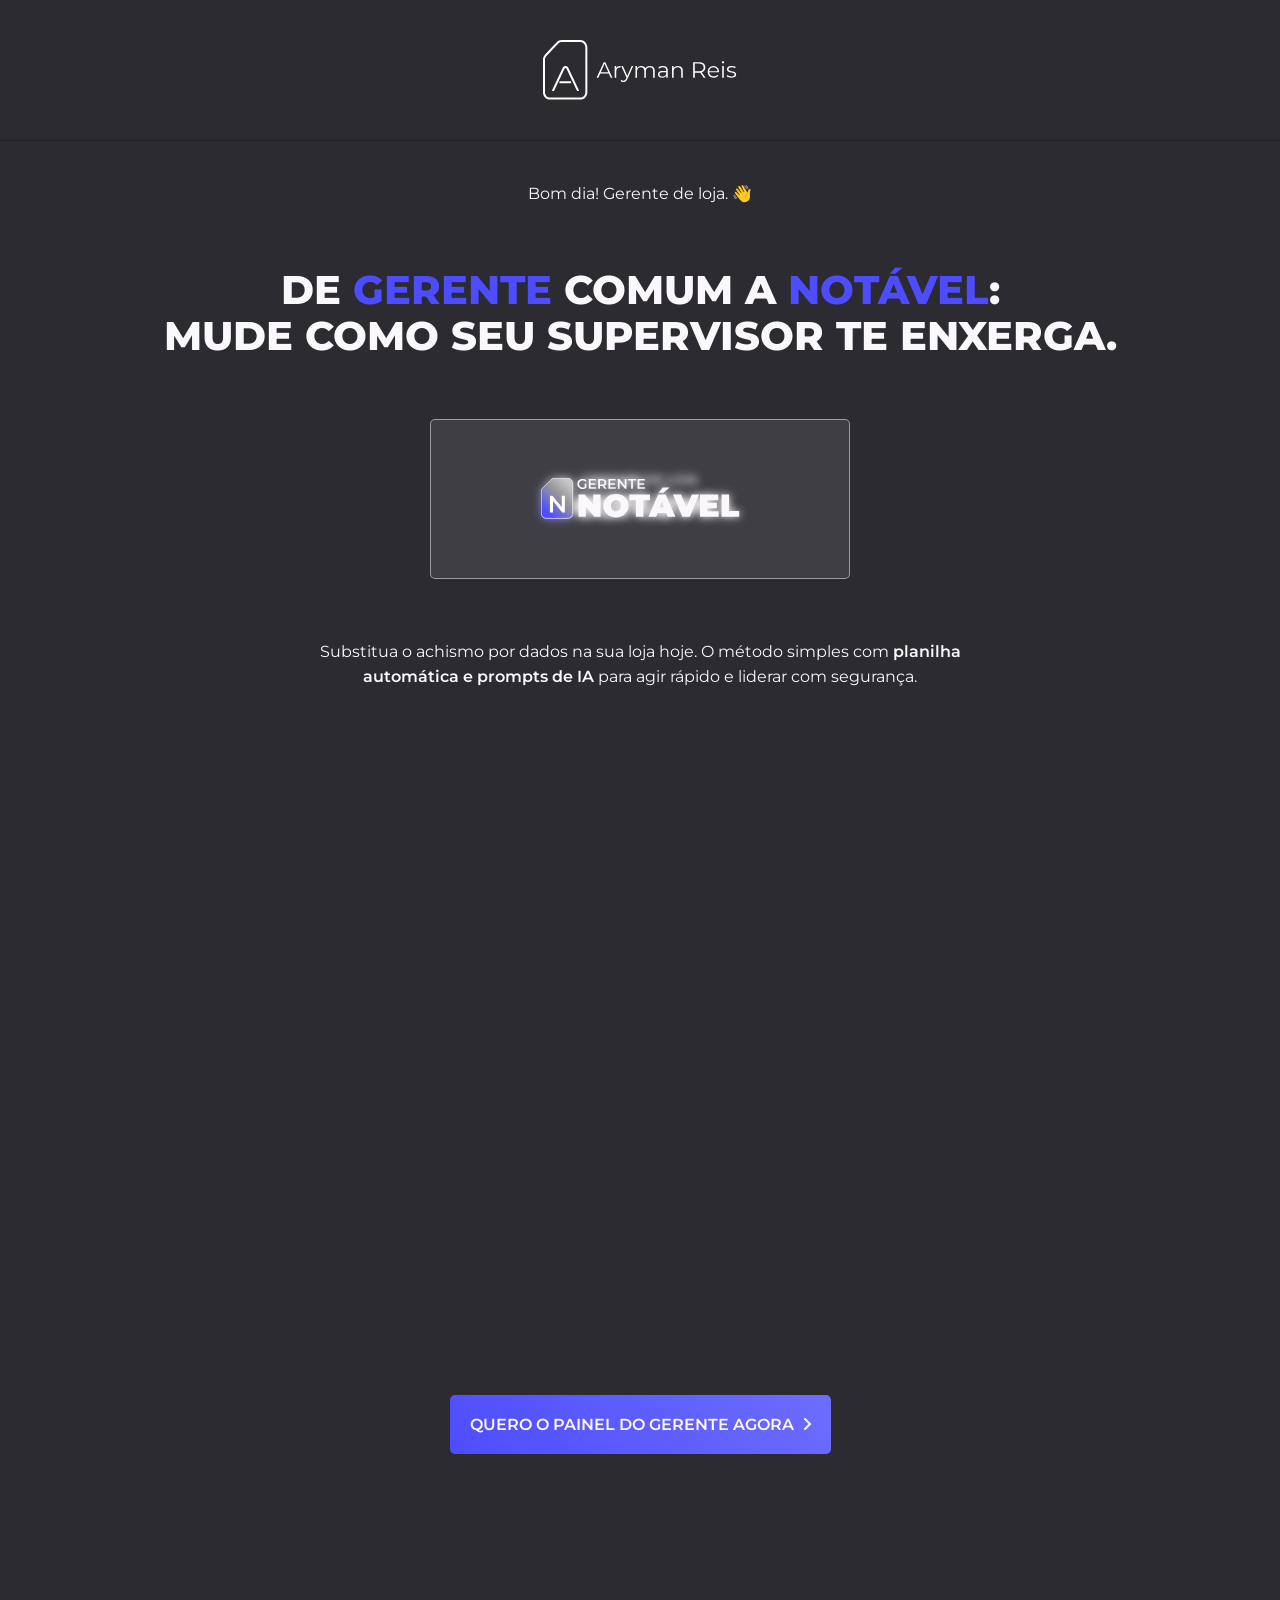
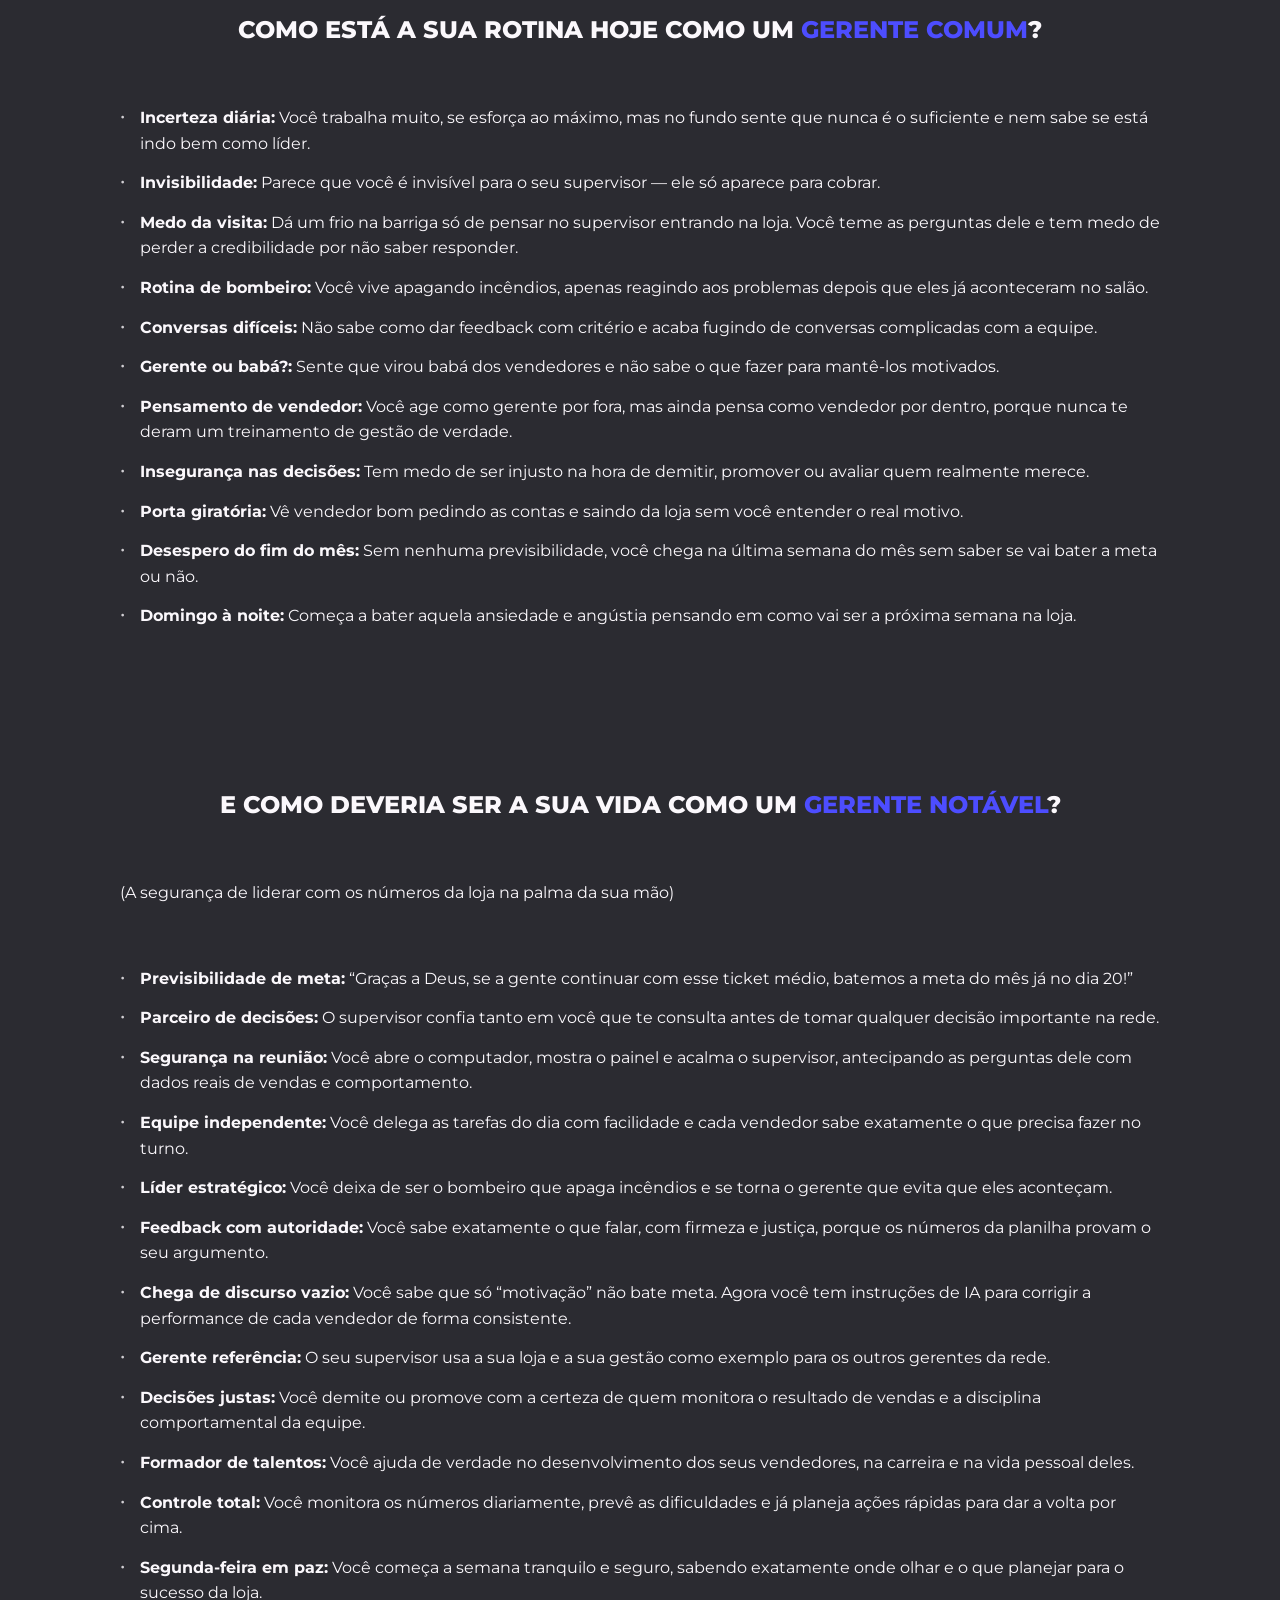
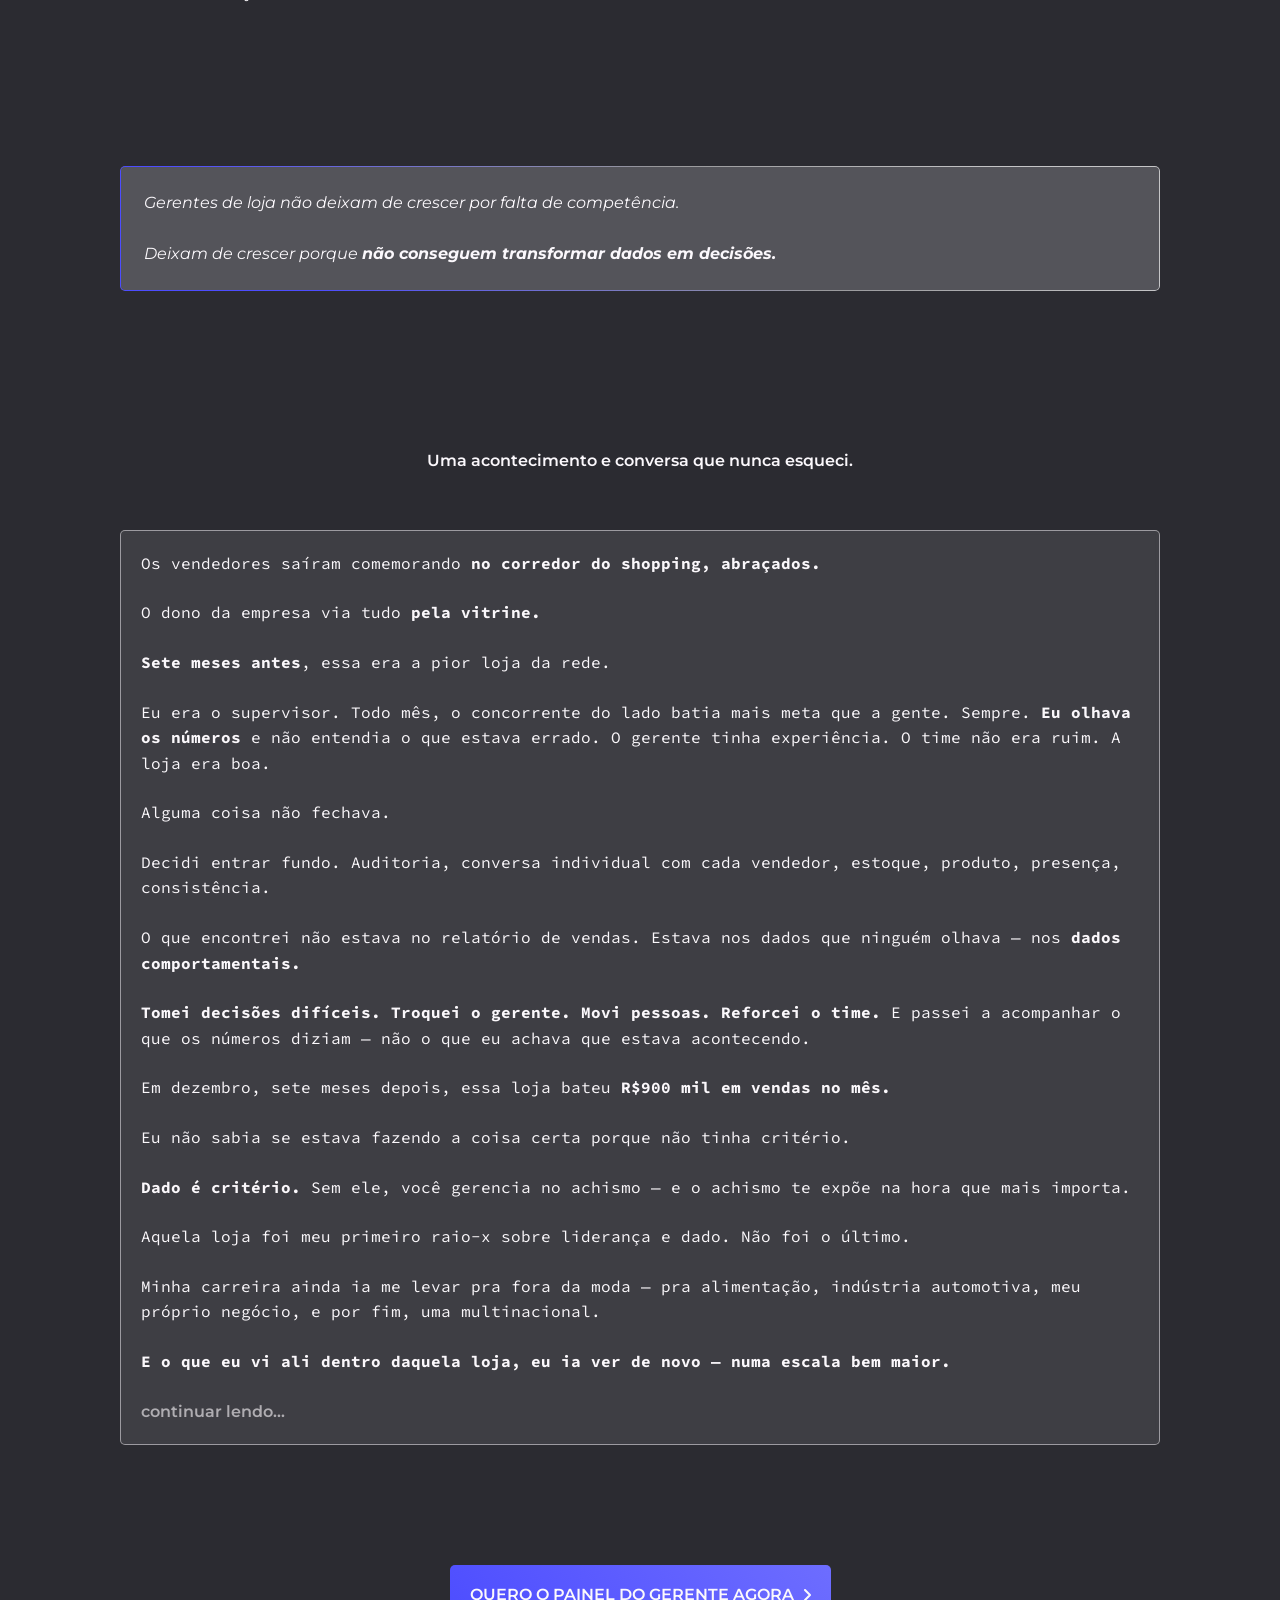
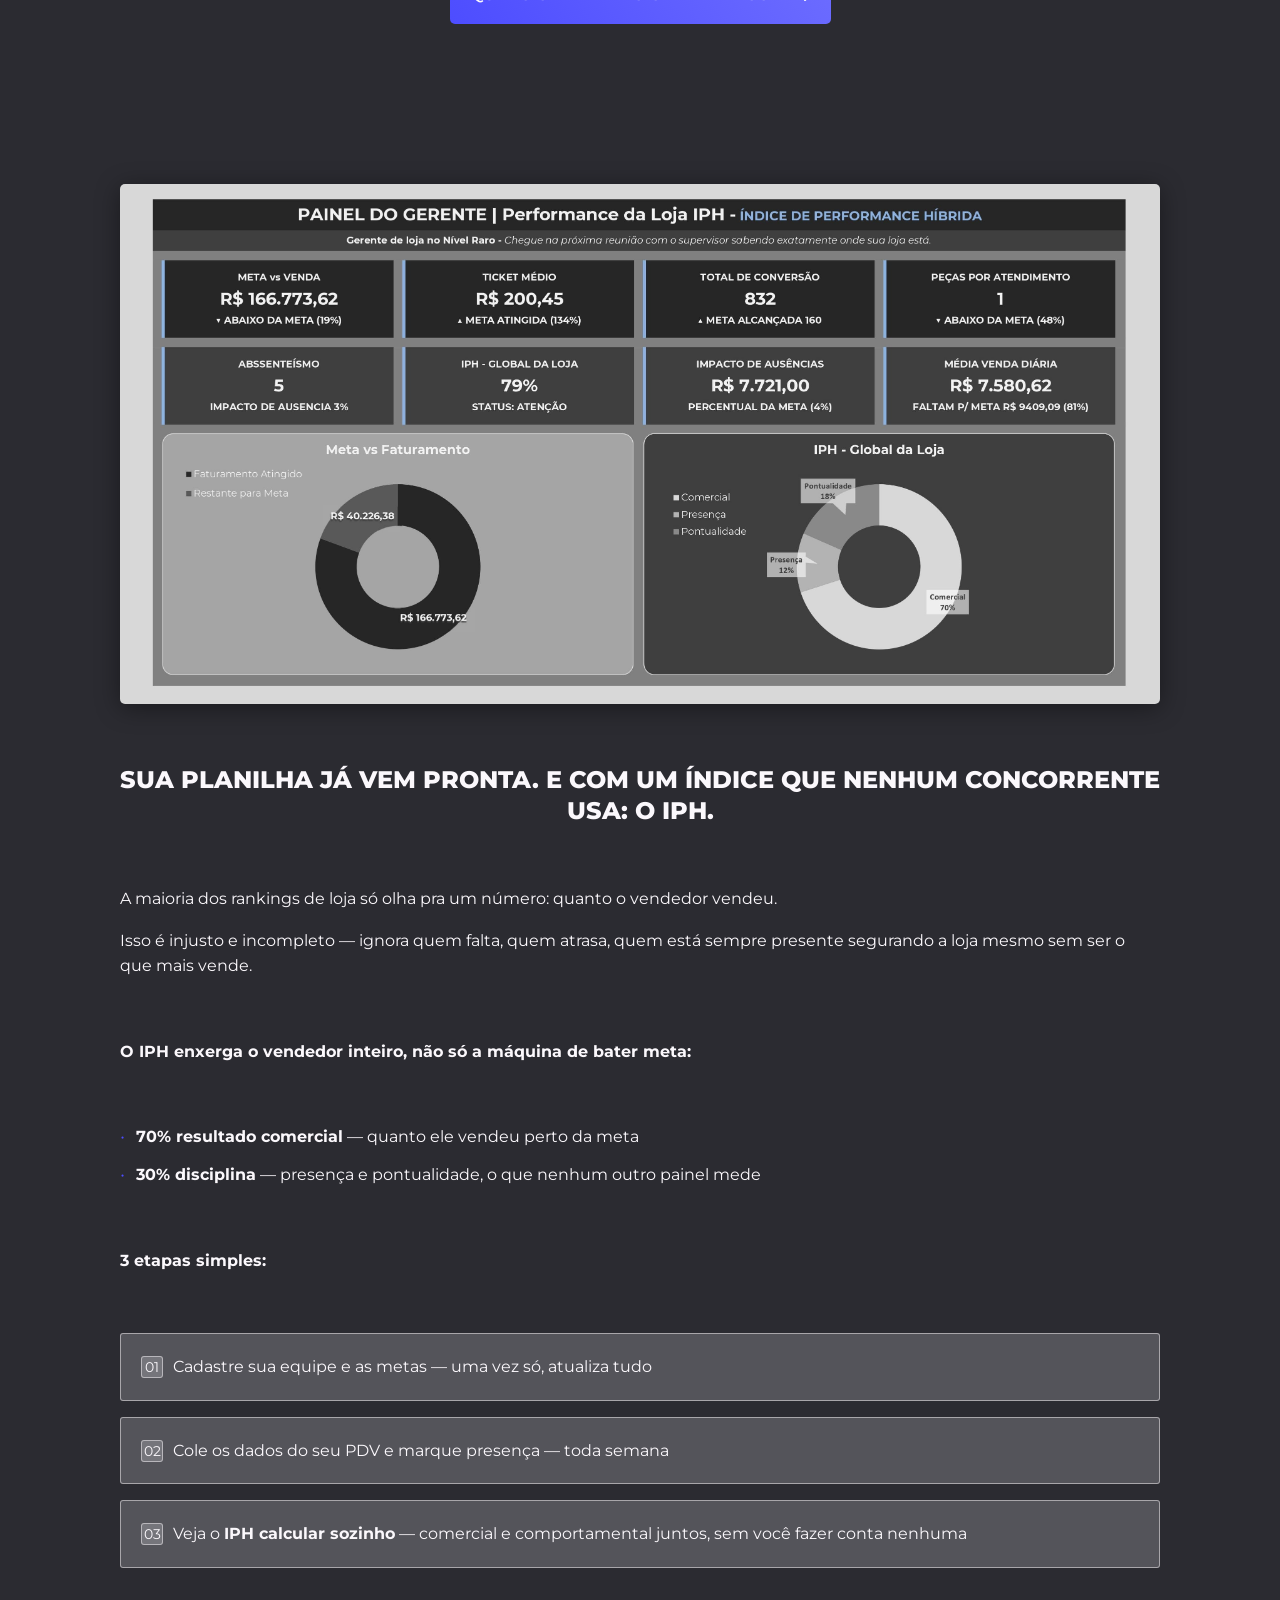
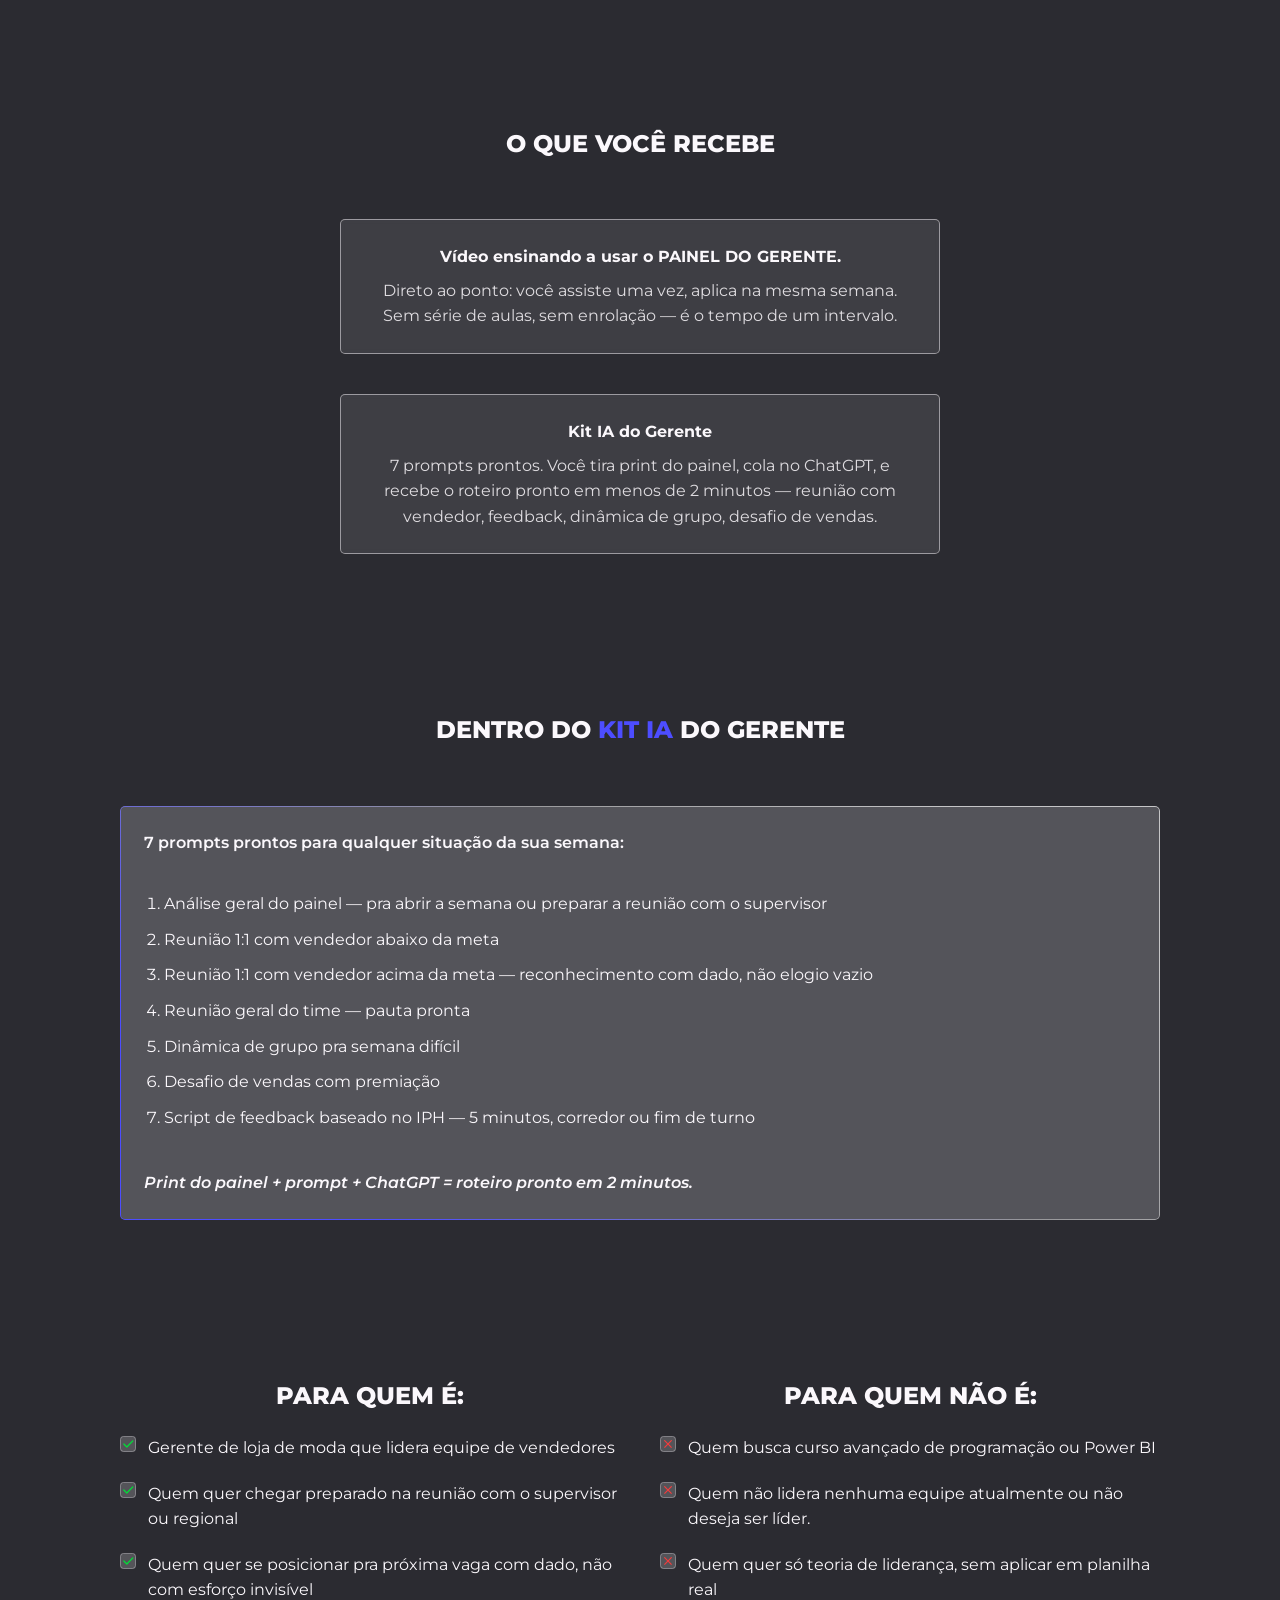
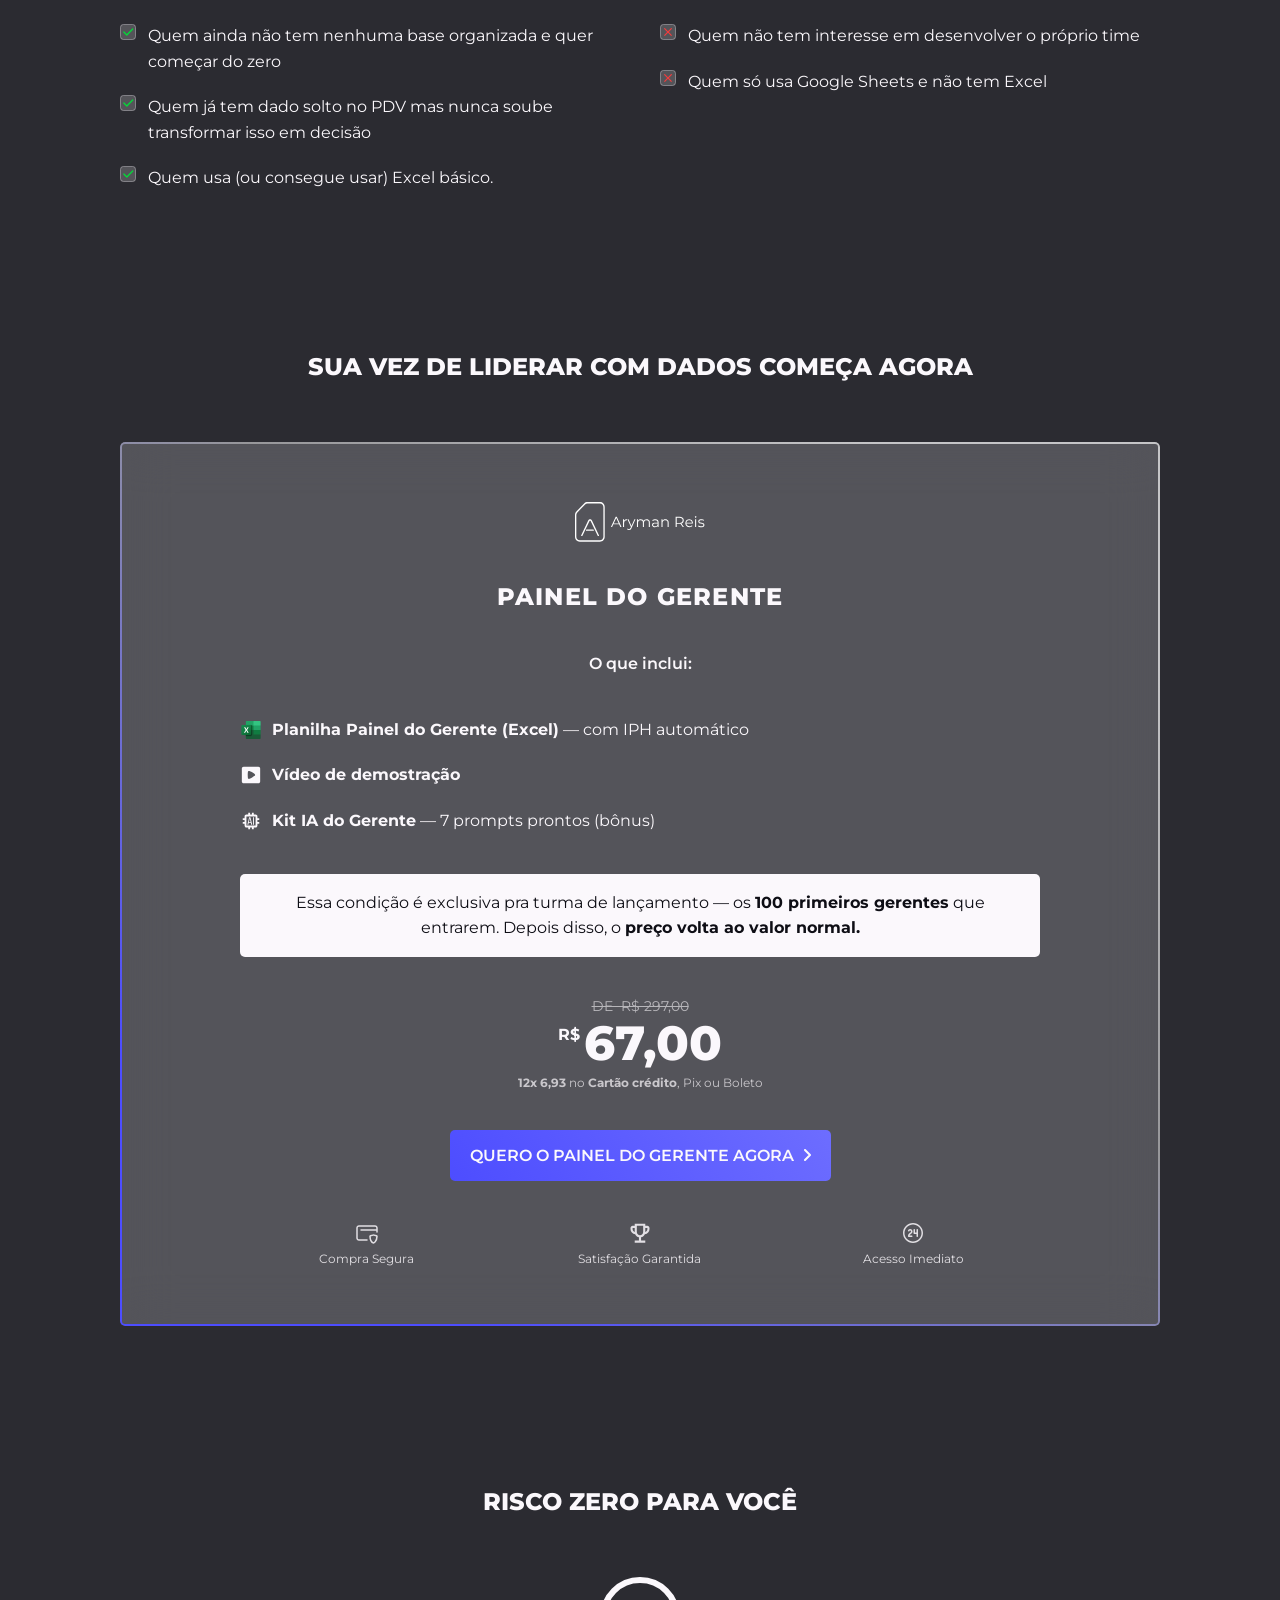
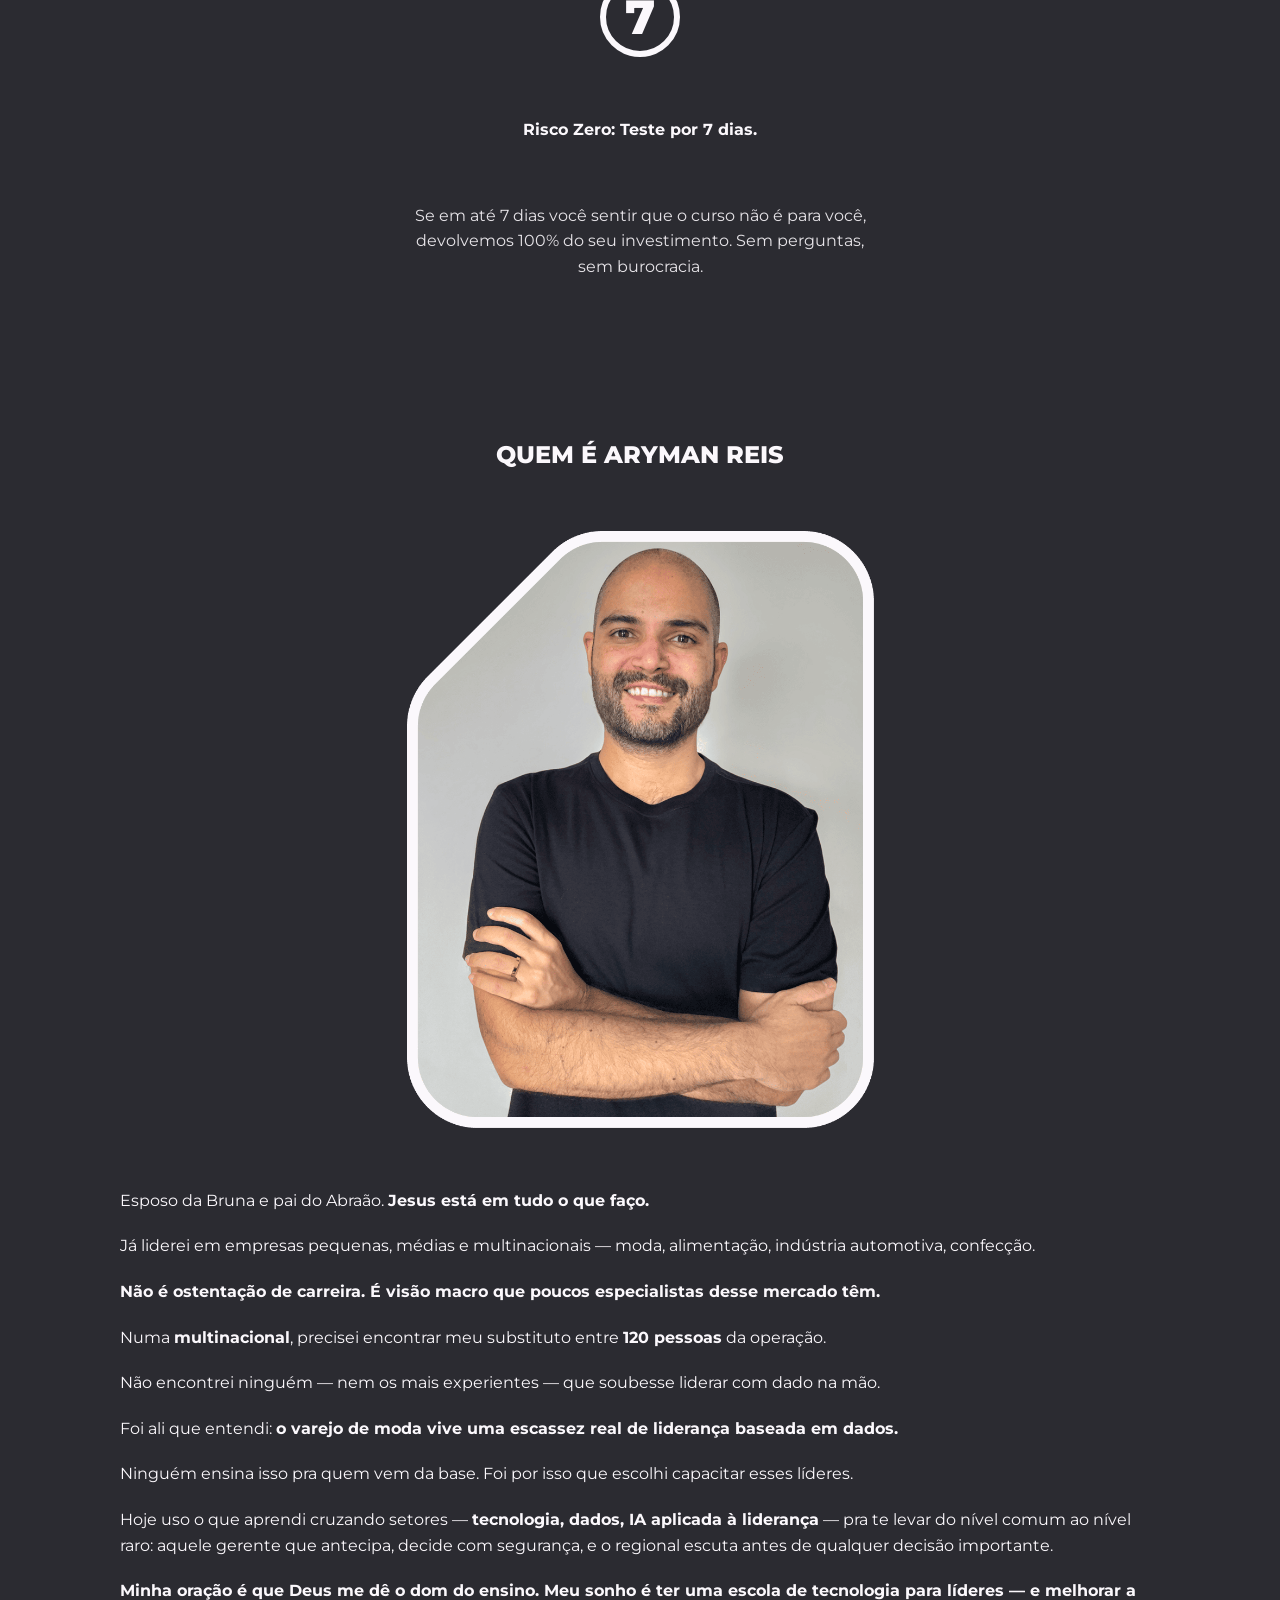
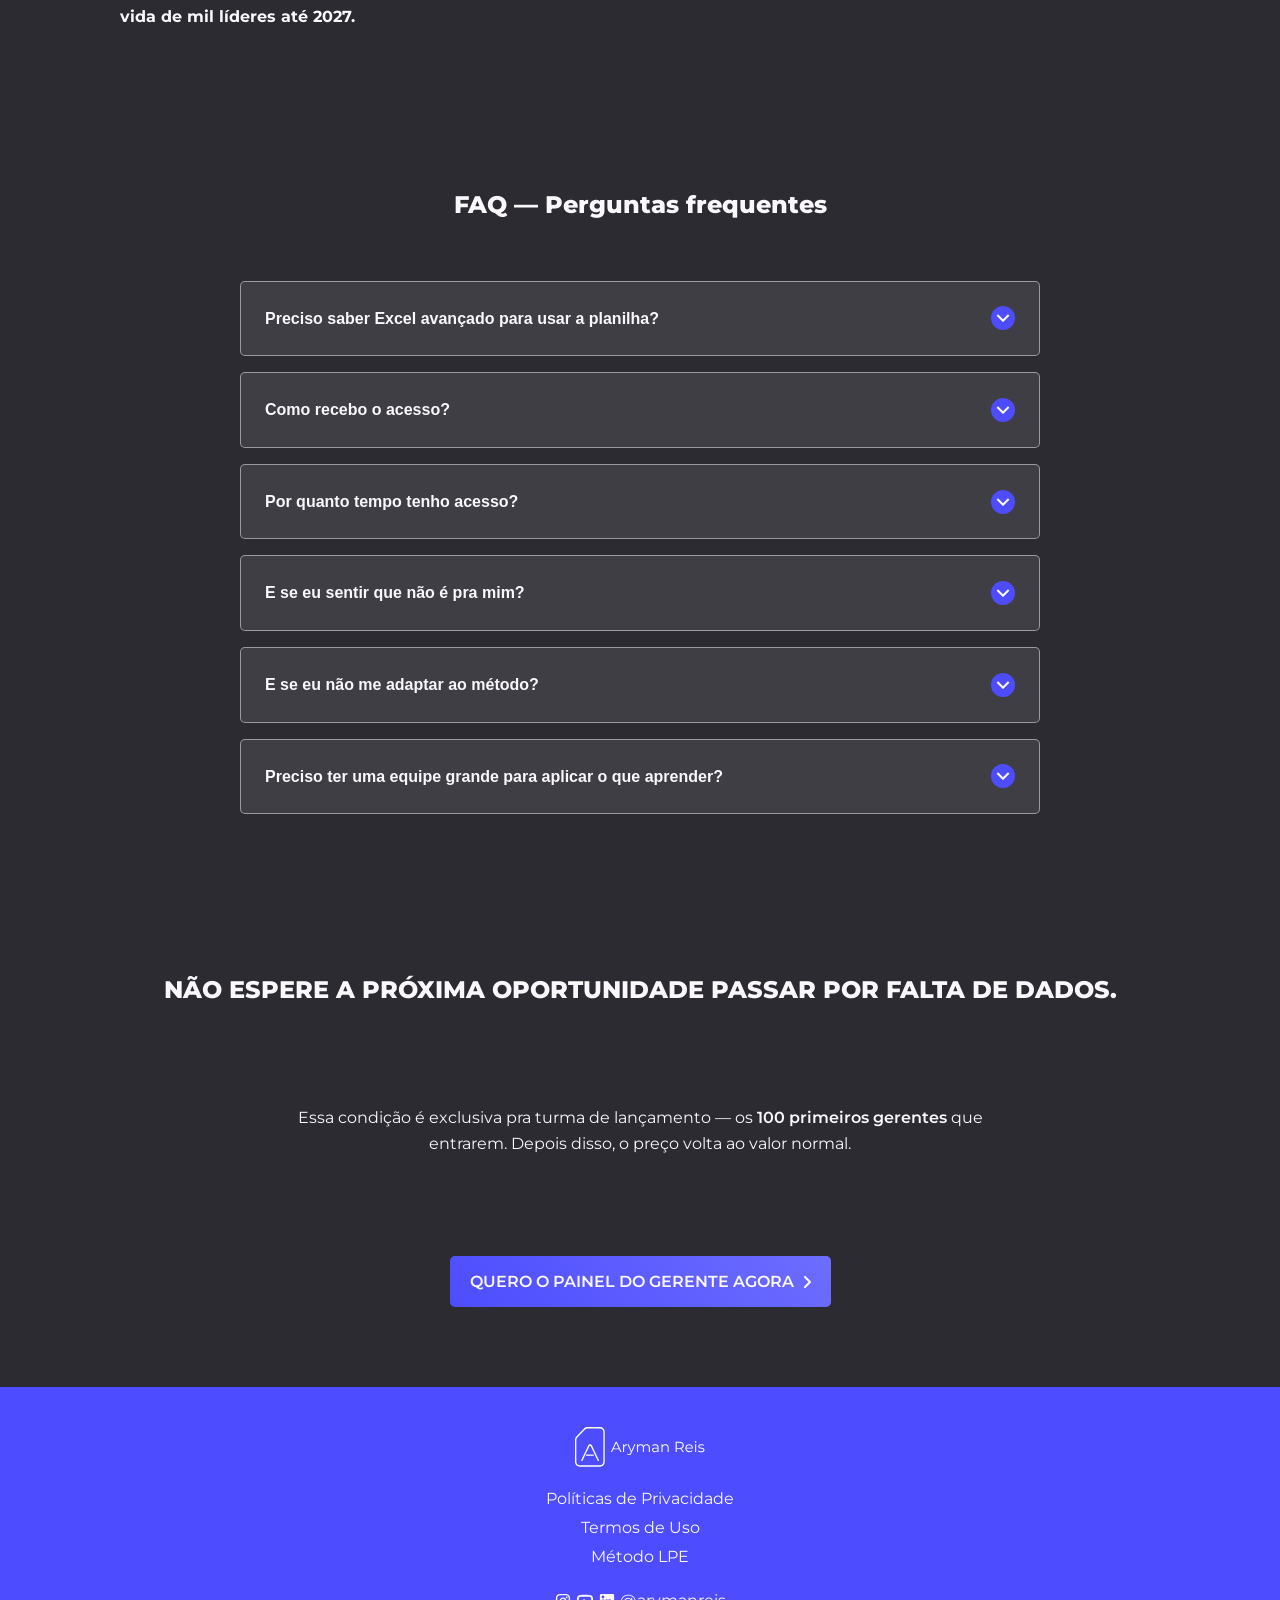
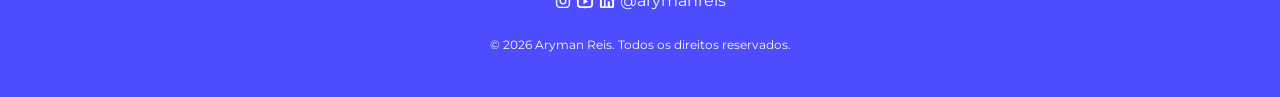
<file: painel-de-gerente-de-loja-notavel.html>
﻿<!DOCTYPE html>
<html lang="pt-BR">

<head>

    <!-- Meta Básico -->
    <meta charset="UTF-8">
    <meta name="viewport" content="width=device-width, initial-scale=1.0">

    <!-- SEO -->
    <title>Painel do Gerente Notável | Planilha + Kit IA</title>

    <meta name="description"
        content="Planilha de gestão de equipe com IPH automático + 7 prompts de IA prontos. Em 30 minutos você sabe quem produz e está pronto pra qualquer pergunta do supervisor.">

    <meta name="author" content="Aryman Reis">

    <!-- Favicon -->
    <link rel="shortcut icon" href="./assets/icons/icon-aryman.ico" type="image/x-icon">

    <!-- CSS compartilhado -->
    <link rel="stylesheet" href="./css/variables.css">
    <link rel="stylesheet" href="./css/base.css">
    <link rel="stylesheet" href="./css/header.css">
    <link rel="stylesheet" href="./css/hero.css">
    <link rel="stylesheet" href="./css/story.css">
    <link rel="stylesheet" href="./css/faq.css">
    <link rel="stylesheet" href="./css/cta.css">
    <link rel="stylesheet" href="./css/footer.css">

    <!-- CSS LP existente (reaproveitado) -->
    <link rel="stylesheet" href="./css/lp-overrides.css">
    <link rel="stylesheet" href="./css/lp-hero.css">
    <link rel="stylesheet" href="./css/lp-problem.css">
    <link rel="stylesheet" href="./css/lp-method.css">
    <link rel="stylesheet" href="./css/lp-modules.css">
    <link rel="stylesheet" href="./css/lp-bonus.css">
    <link rel="stylesheet" href="./css/lp-audience.css">
    <link rel="stylesheet" href="./css/lp-pricing.css">
    <link rel="stylesheet" href="./css/lp-guarantee.css">
    <link rel="stylesheet" href="./css/lp-about.css">
    <link rel="stylesheet" href="./css/lp-responsive.css">

    <!-- CSS exclusivo desta página -->
    <link rel="stylesheet" href="./css/pg-animation.css">

    <!-- Google Analytics -->
    <script async src="https://www.googletagmanager.com/gtag/js?id=G-DJQT0X3ZKF"></script>
    <script>
        window.dataLayer = window.dataLayer || [];
        function gtag() { dataLayer.push(arguments); }
        gtag('js', new Date());
        gtag('config', 'G-DJQT0X3ZKF');
    </script>

    <!-- Hooks para pixels (configuração futura) -->
    <!-- Google Ads Pixel: inserir aqui -->
    <!-- Facebook Pixel: inserir aqui -->

    <script src="./js/analytics.js" defer></script>
    <script src="./js/faq.js" defer></script>
    <script src="./js/painel-gerente.js" defer></script>


    <!-- Meta Pixel Code -->
    <script>
    !function(f,b,e,v,n,t,s)
    {if(f.fbq)return;n=f.fbq=function(){n.callMethod?
    n.callMethod.apply(n,arguments):n.queue.push(arguments)};
    if(!f._fbq)f._fbq=n;n.push=n;n.loaded=!0;n.version='2.0';
    n.queue=[];t=b.createElement(e);t.async=!0;
    t.src=v;s=b.getElementsByTagName(e)[0];
    s.parentNode.insertBefore(t,s)}(window, document,'script',
    'https://connect.facebook.net/en_US/fbevents.js');
    fbq('init', '1002057565978346');
    fbq('track', 'PageView');
    </script>
    <noscript><img height="1" width="1" style="display:none"
    src="https://www.facebook.com/tr?id=1002057565978346&ev=PageView&noscript=1"
    /></noscript>
    <!-- End Meta Pixel Code -->
</head>

<body class="painel-page">

<!-- ==========================================
     HEADER
========================================== -->
<header class="header">
    <div class="container">
        <div class="header__content">

            <a href="#" class="header__logo">
                <img src="./assets/icons/logo-aryman-reis.svg" alt="Aryman Reis">
            </a>

        </div>
    </div>
</header>

<main>

    <!-- ==========================================
         HERO
    ========================================== -->
    <section class="hero">
        <div class="container">
            <div class="hero__content">

                <p class="hero__eyebrow" id="pg-greeting">Bom dia! Gerente de loja. &#128075;</p>

                <h1 class="hero__title">
                    De <span class="hero__highlight">Gerente</span> Comum a <span class="hero__highlight">Notável</span>:<br>
                    mude como seu supervisor te&nbsp;enxerga.
                </h1>

                <!-- ==========================================
                     ANIMAÇÃO — Gerente Comum → Notável
                ========================================== -->
                <div class="anim-gerente" role="img" aria-label="De Gerente Comum a Gerente Notável">
                    <div class="anim-gerente__glass" aria-hidden="true"></div>
                    <div class="anim-gerente__comum" aria-hidden="true">
                        <img src="./assets/logos/gerente-comum.svg" alt="">
                    </div>
                    <div class="anim-gerente__notavel-behind" aria-hidden="true">
                        <img src="./assets/logos/gerente-notavel.svg" alt="">
                    </div>
                    <div class="anim-gerente__notavel-front" aria-hidden="true">
                        <img src="./assets/logos/gerente-notavel.svg" alt="">
                    </div>
                </div>

                <p class="hero__description">
                    Substitua o achismo por dados na sua loja hoje. O método simples com <strong>planilha automática e prompts de IA</strong> para agir rápido e liderar com segurança.
                </p>

                <div class="hero__vsl">
                    <iframe
                        src="https://www.youtube.com/embed/U1Ve8CeGzBE"
                        title="Painel do Gerente Notável — Aryman Reis"
                        frameborder="0"
                        allow="accelerometer; autoplay; clipboard-write; encrypted-media; gyroscope; picture-in-picture"
                        allowfullscreen>
                    </iframe>
                </div>

                <a class="btn" href="https://pay.kiwify.com.br/YyBt5oj" target="_blank" rel="noopener" onclick="trackCheckout('hero')">
                    <span class="btn__text--short">Painel do Gerente agora</span>
                    <span class="btn__text--long">Quero o Painel do Gerente agora</span>
                    <img src="./assets/icons/arrow.svg" alt="" class="btn__icon" aria-hidden="true">
                </a>

            </div>
        </div>
    </section>

    <!-- ==========================================
         DOR / PROBLEMA
    ========================================== -->
    <section class="problem">
        <div class="container">
            <div class="problem__content">

                <h2 class="problem__title">Como está a sua rotina hoje como um <span class="hero__highlight">GERENTE COMUM</span>?</h2>

                <ul class="problem__list">
                    <li class="problem__list-item"><strong>Incerteza diária:</strong> Você trabalha muito, se esforça ao máximo, mas no fundo sente que nunca é o suficiente e nem sabe se está indo bem como líder.</li>
                    <li class="problem__list-item"><strong>Invisibilidade:</strong> Parece que você é invisível para o seu supervisor &mdash; ele só aparece para cobrar.</li>
                    <li class="problem__list-item"><strong>Medo da visita:</strong> Dá um frio na barriga só de pensar no supervisor entrando na loja. Você teme as perguntas dele e tem medo de perder a credibilidade por não saber responder.</li>
                    <li class="problem__list-item"><strong>Rotina de bombeiro:</strong> Você vive apagando incêndios, apenas reagindo aos problemas depois que eles já aconteceram no salão.</li>
                    <li class="problem__list-item"><strong>Conversas difíceis:</strong> Não sabe como dar feedback com critério e acaba fugindo de conversas complicadas com a equipe.</li>
                    <li class="problem__list-item"><strong>Gerente ou babá?:</strong> Sente que virou babá dos vendedores e não sabe o que fazer para mantê-los motivados.</li>
                    <li class="problem__list-item"><strong>Pensamento de vendedor:</strong> Você age como gerente por fora, mas ainda pensa como vendedor por dentro, porque nunca te deram um treinamento de gestão de verdade.</li>
                    <li class="problem__list-item"><strong>Insegurança nas decisões:</strong> Tem medo de ser injusto na hora de demitir, promover ou avaliar quem realmente merece.</li>
                    <li class="problem__list-item"><strong>Porta giratória:</strong> Vê vendedor bom pedindo as contas e saindo da loja sem você entender o real motivo.</li>
                    <li class="problem__list-item"><strong>Desespero do fim do mês:</strong> Sem nenhuma previsibilidade, você chega na última semana do mês sem saber se vai bater a meta ou não.</li>
                    <li class="problem__list-item"><strong>Domingo à noite:</strong> Começa a bater aquela ansiedade e angústia pensando em como vai ser a próxima semana na loja.</li>
                </ul>

            </div>
        </div>
    </section>

    <!-- ==========================================
         ASPIRAÇÃO / GERENTE NOTÁVEL
    ========================================== -->
    <section class="problem">
        <div class="container">
            <div class="problem__content">

                <h2 class="problem__title">E como deveria ser a sua vida como um <span class="hero__highlight">GERENTE NOTÁVEL</span>?</h2>

                <p class="problem__body">(A segurança de liderar com os números da loja na palma da sua mão)</p>

                <ul class="problem__list">
                    <li class="problem__list-item"><strong>Previsibilidade de meta:</strong> &ldquo;Graças a Deus, se a gente continuar com esse ticket médio, batemos a meta do mês já no dia 20!&rdquo;</li>
                    <li class="problem__list-item"><strong>Parceiro de decisões:</strong> O supervisor confia tanto em você que te consulta antes de tomar qualquer decisão importante na rede.</li>
                    <li class="problem__list-item"><strong>Segurança na reunião:</strong> Você abre o computador, mostra o painel e acalma o supervisor, antecipando as perguntas dele com dados reais de vendas e comportamento.</li>
                    <li class="problem__list-item"><strong>Equipe independente:</strong> Você delega as tarefas do dia com facilidade e cada vendedor sabe exatamente o que precisa fazer no turno.</li>
                    <li class="problem__list-item"><strong>Líder estratégico:</strong> Você deixa de ser o bombeiro que apaga incêndios e se torna o gerente que evita que eles aconteçam.</li>
                    <li class="problem__list-item"><strong>Feedback com autoridade:</strong> Você sabe exatamente o que falar, com firmeza e justiça, porque os números da planilha provam o seu argumento.</li>
                    <li class="problem__list-item"><strong>Chega de discurso vazio:</strong> Você sabe que só &ldquo;motivação&rdquo; não bate meta. Agora você tem instruções de IA para corrigir a performance de cada vendedor de forma consistente.</li>
                    <li class="problem__list-item"><strong>Gerente referência:</strong> O seu supervisor usa a sua loja e a sua gestão como exemplo para os outros gerentes da rede.</li>
                    <li class="problem__list-item"><strong>Decisões justas:</strong> Você demite ou promove com a certeza de quem monitora o resultado de vendas e a disciplina comportamental da equipe.</li>
                    <li class="problem__list-item"><strong>Formador de talentos:</strong> Você ajuda de verdade no desenvolvimento dos seus vendedores, na carreira e na vida pessoal deles.</li>
                    <li class="problem__list-item"><strong>Controle total:</strong> Você monitora os números diariamente, prevê as dificuldades e já planeja ações rápidas para dar a volta por cima.</li>
                    <li class="problem__list-item"><strong>Segunda-feira em paz:</strong> Você começa a semana tranquilo e seguro, sabendo exatamente onde olhar e o que planejar para o sucesso da loja.</li>
                </ul>

            </div>
        </div>
    </section>

    <!-- ==========================================
         DESTAQUE / CALLOUT
    ========================================== -->
    <aside class="callout">
        <div class="container">
            <p class="callout__text">Gerentes de loja não deixam de crescer por falta de competência.<br><br>Deixam de crescer porque <strong>não conseguem transformar dados em decisões.</strong></p>
        </div>
    </aside>

    <!-- ==========================================
         HISTÓRIA
    ========================================== -->
    <section class="story">
        <div class="container">
            <div class="story__content">

                <p class="story__subtitle">Uma acontecimento e conversa que nunca esqueci.</p>

                <div class="story__card">

                    <!-- Parte 1 — visível ao carregar -->
                    <p class="story__text">Os vendedores saíram comemorando <strong>no corredor do shopping, abraçados.</strong></p>
                    <p class="story__text">O dono da empresa via tudo <strong>pela vitrine.</strong></p>
                    <p class="story__text"><strong>Sete meses antes</strong>, essa era a pior loja da rede.</p>
                    <p class="story__text">Eu era o supervisor. Todo mês, o concorrente do lado batia mais meta que a gente. Sempre. <strong>Eu olhava os números</strong> e não entendia o que estava errado. O gerente tinha experiência. O time não era ruim. A loja era boa.</p>
                    <p class="story__text">Alguma coisa não fechava.</p>
                    <p class="story__text">Decidi entrar fundo. Auditoria, conversa individual com cada vendedor, estoque, produto, presença, consistência.</p>
                    <p class="story__text">O que encontrei não estava no relatório de vendas. Estava nos dados que ninguém olhava &mdash; nos <strong>dados comportamentais.</strong></p>
                    <p class="story__text"><strong>Tomei decisões difíceis. Troquei o gerente. Movi pessoas. Reforcei o time.</strong> E passei a acompanhar o que os números diziam &mdash; não o que eu achava que estava acontecendo.</p>
                    <p class="story__text">Em dezembro, sete meses depois, essa loja bateu <strong>R$900 mil em vendas no mês.</strong></p>
                    <p class="story__text">Eu não sabia se estava fazendo a coisa certa porque não tinha critério.</p>
                    <p class="story__text"><strong>Dado é critério.</strong> Sem ele, você gerencia no achismo &mdash; e o achismo te expõe na hora que mais importa.</p>
                    <p class="story__text">Aquela loja foi meu primeiro raio-x sobre liderança e dado. Não foi o último.</p>
                    <p class="story__text">Minha carreira ainda ia me levar pra fora da moda &mdash; pra alimentação, indústria automotiva, meu próprio negócio, e por fim, uma multinacional.</p>
                    <p class="story__text"><strong>E o que eu vi ali dentro daquela loja, eu ia ver de novo &mdash; numa escala bem maior.</strong></p>

                    <!-- Gatilho "continuar lendo" -->
                    <button class="story__read-more" id="pgReadMore">
                        continuar lendo...
                    </button>

                    <!-- Parte 2 — oculta até o clique -->
                    <div class="story__part--2" id="pgPart2">
                        <p class="story__text">Anos depois daquela loja, eu já não estava mais na moda.</p>
                        <p class="story__text">Estava numa multinacional, liderando uma operação bem maior.</p>
                        <p class="story__text">Um dia, precisei substituir alguém da minha equipe. Fui buscar entre <strong>120 pessoas</strong> da operação.</p>
                        <p class="story__text">Não achei ninguém &mdash; nem os mais experientes &mdash; que soubesse liderar com dado na mão.</p>
                        <p class="story__text">A mesma coisa que eu tinha visto naquela loja de moda, anos antes, se repetia numa escala dez vezes maior: <strong>quem tem resultado nem sempre é quem é promovido. É quem consegue mostrar o resultado com dado.</strong></p>
                        <p class="story__text">Vi profissional bom ficar parado enquanto a vaga era preenchida por alguém de fora &mdash; só porque ninguém ali sabia transformar número em decisão.</p>
                        <p class="story__text">Foi ali que decidi: ia usar tudo o que aprendi cruzando moda, alimentação, indústria automotiva e meu próprio negócio pra ensinar isso pra quem começou onde eu comecei &mdash; no chão de loja.</p>
                        <p class="story__text">Você não precisa esperar a próxima vaga passar na sua frente pra descobrir, tarde demais, que faltava isso pra você.</p>
                        <p class="story__text"><strong>Foi assim que nasceu o Painel do Gerente:</strong> a planilha e o kit de IA que colocam na sua mão o mesmo critério que separou quem foi promovido de quem ficou parado.</p>
                    </div>

                </div>

            </div>
        </div>
    </section>

    <!-- ==========================================
         CTA INTERMEDIÁRIO
    ========================================== -->
    <div class="cta-mid">
        <div class="container">
            <a class="btn" href="https://pay.kiwify.com.br/YyBt5oj" target="_blank" rel="noopener" onclick="trackCheckout('story_cta')">
                <span class="btn__text--short">Painel do Gerente agora</span>
                <span class="btn__text--long">Quero o Painel do Gerente agora</span>
                <img src="./assets/icons/arrow.svg" alt="" class="btn__icon" aria-hidden="true">
            </a>
        </div>
    </div>

    <!-- ==========================================
         MÉTODO / IPH
    ========================================== -->
    <section class="method">
        <div class="container">
            <div class="method__content">

                <figure class="method__preview">
                    <img
                        src="./assets/images/painel-gerente-notavel.jpg"
                        alt="Painel do Gerente Notável — planilha com IPH automático"
                        class="method__preview-img"
                        width="3321"
                        height="1659"
                        loading="lazy">
                </figure>

                <h2 class="method__title">Sua planilha já vem pronta. E com um índice que nenhum concorrente usa: o IPH.</h2>

                <div class="method__intro">
                    <p class="method__body">A maioria dos rankings de loja só olha pra um número: quanto o vendedor vendeu.</p>
                    <p class="method__body">Isso é injusto e incompleto &mdash; ignora quem falta, quem atrasa, quem está sempre presente segurando a loja mesmo sem ser o que mais vende.</p>
                </div>

                <p class="method__label"><strong>O IPH enxerga o vendedor inteiro, não só a máquina de bater meta:</strong></p>

                <ul class="method__iph">
                    <li class="method__iph-item"><strong>70% resultado comercial</strong> &mdash; quanto ele vendeu perto da meta</li>
                    <li class="method__iph-item"><strong>30% disciplina</strong> &mdash; presença e pontualidade, o que nenhum outro painel mede</li>
                </ul>

                <p class="method__label">3 etapas simples:</p>

                <ol class="method__steps">
                    <li class="method__step">
                        <span class="method__step-num">01</span>
                        <p class="method__step-text">Cadastre sua equipe e as metas &mdash; uma vez só, atualiza tudo</p>
                    </li>
                    <li class="method__step">
                        <span class="method__step-num">02</span>
                        <p class="method__step-text">Cole os dados do seu PDV e marque presença &mdash; toda semana</p>
                    </li>
                    <li class="method__step">
                        <span class="method__step-num">03</span>
                        <p class="method__step-text">Veja o <strong>IPH calcular sozinho</strong> &mdash; comercial e comportamental juntos, sem você fazer conta nenhuma</p>
                    </li>
                </ol>

            </div>
        </div>
    </section>

    <!-- ==========================================
         O QUE VOCÊ RECEBE
    ========================================== -->
    <section class="modules">
        <div class="container">
            <div class="modules__content">

                <h2 class="modules__title">O que você recebe</h2>

                <div class="modules__list">
                    <article class="modules__item">
                        <p class="modules__item-title">Vídeo ensinando a usar o <strong>PAINEL DO GERENTE.</strong></p>
                        <p class="modules__item-desc">Direto ao ponto: você assiste uma vez, aplica na mesma semana. Sem série de aulas, sem enrolação &mdash; é o tempo de um intervalo.</p>
                    </article>
                    <article class="modules__item">
                        <p class="modules__item-title">Kit IA do Gerente</p>
                        <p class="modules__item-desc">7 prompts prontos. Você tira print do painel, cola no ChatGPT, e recebe o roteiro pronto em menos de 2 minutos &mdash; reunião com vendedor, feedback, dinâmica de grupo, desafio de vendas.</p>
                    </article>
                </div>

            </div>
        </div>
    </section>

    <!-- ==========================================
         DENTRO DO KIT IA (Bônus)
    ========================================== -->
    <section class="bonus">
        <div class="container">
            <div class="bonus__content">

                <h2 class="bonus__title">Dentro do <span class="bonus__highlight">Kit IA</span> do Gerente</h2>

                <div class="bonus__card">
                    <p class="bonus__item-title">7 prompts prontos para qualquer situação da sua semana:</p>
                    <ol class="bonus__list">
                        <li class="bonus__list-item">Análise geral do painel &mdash; pra abrir a semana ou preparar a reunião com o supervisor</li>
                        <li class="bonus__list-item">Reunião 1:1 com vendedor abaixo da meta</li>
                        <li class="bonus__list-item">Reunião 1:1 com vendedor acima da meta &mdash; reconhecimento com dado, não elogio vazio</li>
                        <li class="bonus__list-item">Reunião geral do time &mdash; pauta pronta</li>
                        <li class="bonus__list-item">Dinâmica de grupo pra semana difícil</li>
                        <li class="bonus__list-item">Desafio de vendas com premiação</li>
                        <li class="bonus__list-item">Script de feedback baseado no IPH &mdash; 5 minutos, corredor ou fim de turno</li>
                    </ol>
                    <p class="bonus__footer"><em>Print do painel + prompt + ChatGPT = roteiro pronto em 2 minutos.</em></p>
                </div>

            </div>
        </div>
    </section>

    <!-- ==========================================
         PARA QUEM É / NÃO É
    ========================================== -->
    <section class="audience">
        <div class="container">
            <div class="audience__content">

                <div class="audience__block">
                    <h2 class="audience__title">Para quem é:</h2>
                    <ul class="audience__list audience__list--yes">
                        <li class="audience__item"><img src="./assets/icons/check-open.svg" alt="" class="audience__icon" aria-hidden="true">Gerente de loja de moda que lidera equipe de vendedores</li>
                        <li class="audience__item"><img src="./assets/icons/check-open.svg" alt="" class="audience__icon" aria-hidden="true">Quem quer chegar preparado na reunião com o supervisor ou regional</li>
                        <li class="audience__item"><img src="./assets/icons/check-open.svg" alt="" class="audience__icon" aria-hidden="true">Quem quer se posicionar pra próxima vaga com dado, não com esforço invisível</li>
                        <li class="audience__item"><img src="./assets/icons/check-open.svg" alt="" class="audience__icon" aria-hidden="true">Quem ainda não tem nenhuma base organizada e quer começar do zero</li>
                        <li class="audience__item"><img src="./assets/icons/check-open.svg" alt="" class="audience__icon" aria-hidden="true">Quem já tem dado solto no PDV mas nunca soube transformar isso em decisão</li>
                        <li class="audience__item"><img src="./assets/icons/check-open.svg" alt="" class="audience__icon" aria-hidden="true">Quem usa (ou consegue usar) Excel básico.</li>
                    </ul>
                </div>

                <div class="audience__block">
                    <h2 class="audience__title">Para quem não é:</h2>
                    <ul class="audience__list audience__list--no">
                        <li class="audience__item"><img src="./assets/icons/check-close.svg" alt="" class="audience__icon" aria-hidden="true">Quem busca curso avançado de programação ou Power BI</li>
                        <li class="audience__item"><img src="./assets/icons/check-close.svg" alt="" class="audience__icon" aria-hidden="true">Quem não lidera nenhuma equipe atualmente ou não deseja ser líder.</li>
                        <li class="audience__item"><img src="./assets/icons/check-close.svg" alt="" class="audience__icon" aria-hidden="true">Quem quer só teoria de liderança, sem aplicar em planilha real</li>
                        <li class="audience__item"><img src="./assets/icons/check-close.svg" alt="" class="audience__icon" aria-hidden="true">Quem não tem interesse em desenvolver o próprio time</li>
                        <li class="audience__item"><img src="./assets/icons/check-close.svg" alt="" class="audience__icon" aria-hidden="true">Quem só usa Google Sheets e não tem Excel</li>
                    </ul>
                </div>

            </div>
        </div>
    </section>

    <!-- ==========================================
         OFERTA / PREÇO
    ========================================== -->
    <section class="pricing" id="checkout">
        <div class="container">
            <div class="pricing__content">

                <h2 class="pricing__title">Sua vez de liderar com dados começa agora</h2>

                <div class="pricing__card">

                    <div class="pricing__card-header">
                        <img src="./assets/icons/logo-aryman-reis.svg" alt="Aryman Reis" class="pricing__logo">
                        <p class="pricing__package-label">PAINEL DO GERENTE</p>
                    </div>

                    <p class="pricing__includes-label">O que inclui:</p>
                    <ul class="pricing__items">
                        <li class="pricing__include-item">
                            <img src="./assets/logos/excel.svg" alt="" class="pricing__include-icon" aria-hidden="true">
                            <span><strong>Planilha Painel do Gerente (Excel)</strong> &mdash; com IPH automático</span>
                        </li>
                        <li class="pricing__include-item">
                            <img src="./assets/logos/video.svg" alt="" class="pricing__include-icon" aria-hidden="true">
                            <span><strong>Vídeo de demostração</strong></span>
                        </li>
                        <li class="pricing__include-item">
                            <img src="./assets/logos/ai.svg" alt="" class="pricing__include-icon" aria-hidden="true">
                            <span><strong>Kit IA do Gerente</strong> &mdash; 7 prompts prontos (bônus)</span>
                        </li>
                    </ul>

                    <p class="pricing__scarcity">Essa condição é exclusiva pra turma de lançamento &mdash; os <strong>100 primeiros gerentes</strong> que entrarem. Depois disso, o <strong>preço volta ao valor normal.</strong></p>

                    <div class="pricing__price-block">
                        <p class="pricing__price-old">DE &nbsp;R$ 297,00</p>
                        <div class="pricing__price-new">
                            <span class="pricing__currency">R$</span>
                            <span class="pricing__amount">67,00</span>
                        </div>
                        <p class="pricing__payment-info"><strong>12x 6,93</strong> no <strong>Cartão crédito</strong>, Pix ou Boleto</p>
                    </div>

                    <a class="btn pricing__cta" href="https://pay.kiwify.com.br/YyBt5oj" target="_blank" rel="noopener" onclick="trackCheckout('pricing')">
                        <span class="btn__text--short">Painel do Gerente agora</span>
                        <span class="btn__text--long">Quero o Painel do Gerente agora</span>
                        <img src="./assets/icons/arrow.svg" alt="" class="btn__icon" aria-hidden="true">
                    </a>

                    <div class="pricing__seals">
                        <span class="pricing__seal">
                            <img src="./assets/icons/iconoir_card-security.svg" alt="" aria-hidden="true">
                            Compra Segura
                        </span>
                        <span class="pricing__seal">
                            <img src="./assets/icons/material-symbols_trophy-outline.svg" alt="" aria-hidden="true">
                            Satisfação Garantida
                        </span>
                        <span class="pricing__seal">
                            <img src="./assets/icons/fluent_access-time-24-regular.svg" alt="" aria-hidden="true">
                            Acesso Imediato
                        </span>
                    </div>

                </div>
            </div>
        </div>
    </section>

    <!-- ==========================================
         GARANTIA
    ========================================== -->
    <section class="guarantee">
        <div class="container">
            <div class="guarantee__content">

                <h2 class="guarantee__title">Risco zero para você</h2>

                <div class="guarantee__badge" aria-hidden="true">7</div>

                <p class="guarantee__subtitle">Risco Zero: Teste por 7 dias.</p>

                <p class="guarantee__body">Se em até 7 dias você sentir que o curso não é para você, devolvemos 100% do seu investimento. Sem perguntas, sem burocracia.</p>

            </div>
        </div>
    </section>

    <!-- ==========================================
         SOBRE O INSTRUTOR
    ========================================== -->
    <section class="about">
        <div class="container">
            <div class="about__content">

                <h2 class="about__title">Quem é Aryman Reis</h2>

                <img
                    src="./assets/images/aryman-especialista-em-formacao-lideres-em-analise-de-dados.png"
                    alt="Aryman Reis — especialista em formação de líderes em análise de dados"
                    class="about__photo"
                    loading="lazy">

                <div class="about__bio">
                    <p class="about__text">Esposo da Bruna e pai do Abraão. <strong>Jesus está em tudo o que faço.</strong></p>
                    <p class="about__text">Já liderei em empresas pequenas, médias e multinacionais &mdash; moda, alimentação, indústria automotiva, confecção.</p>
                    <p class="about__text"><strong>Não é ostentação de carreira. É visão macro que poucos especialistas desse mercado têm.</strong></p>
                    <p class="about__text">Numa <strong>multinacional</strong>, precisei encontrar meu substituto entre <strong>120 pessoas</strong> da operação.</p>
                    <p class="about__text">Não encontrei ninguém &mdash; nem os mais experientes &mdash; que soubesse liderar com dado na mão.</p>
                    <p class="about__text">Foi ali que entendi: <strong>o varejo de moda vive uma escassez real de liderança baseada em dados.</strong></p>
                    <p class="about__text">Ninguém ensina isso pra quem vem da base. Foi por isso que escolhi capacitar esses líderes.</p>
                    <p class="about__text">Hoje uso o que aprendi cruzando setores &mdash; <strong>tecnologia, dados, IA aplicada à liderança</strong> &mdash; pra te levar do nível comum ao nível raro: aquele gerente que antecipa, decide com segurança, e o regional escuta antes de qualquer decisão importante.</p>
                    <p class="about__text"><strong>Minha oração é que Deus me dê o dom do ensino. Meu sonho é ter uma escola de tecnologia para líderes &mdash; e melhorar a vida de mil líderes até 2027.</strong></p>
                </div>

            </div>
        </div>
    </section>

    <!-- ==========================================
         FAQ
    ========================================== -->
    <section class="faq">
        <div class="container">
            <div class="faq__content">

                <h2 class="faq__title">FAQ &mdash; Perguntas frequentes</h2>

                <ul class="faq__list">

                    <li class="faq__item">
                        <button class="faq__question" aria-expanded="false">
                            <span>Preciso saber Excel avançado para usar a planilha?</span>
                            <img src="./assets/icons/arrow-faq.svg" alt="" class="faq__icon" aria-hidden="true">
                        </button>
                        <div class="faq__answer-wrapper">
                            <div class="faq__answer">
                                <p>Avançado, não. Mas você precisa saber o básico &mdash; abrir arquivo, colar dado numa célula, entender o que é uma aba. Se você já usa Excel ou Sheets no dia a dia da loja, mesmo que só pra fazer conta simples, você dá conta. A parte difícil &mdash; o cálculo do IPH &mdash; a planilha já faz sozinha. Você não escreve fórmula nenhuma.</p>
                            </div>
                        </div>
                    </li>

                    <li class="faq__item">
                        <button class="faq__question" aria-expanded="false">
                            <span>Como recebo o acesso?</span>
                            <img src="./assets/icons/arrow-faq.svg" alt="" class="faq__icon" aria-hidden="true">
                        </button>
                        <div class="faq__answer-wrapper">
                            <div class="faq__answer">
                                <p>Imediatamente após a confirmação do pagamento, direto na plataforma &mdash; planilha, vídeo demostrativo e Kit IA do Gerente liberados na hora, no seu email.</p>
                            </div>
                        </div>
                    </li>

                    <li class="faq__item">
                        <button class="faq__question" aria-expanded="false">
                            <span>Por quanto tempo tenho acesso?</span>
                            <img src="./assets/icons/arrow-faq.svg" alt="" class="faq__icon" aria-hidden="true">
                        </button>
                        <div class="faq__answer-wrapper">
                            <div class="faq__answer">
                                <p>Vitalício. Você usa no seu ritmo, sem prazo de expiração.</p>
                            </div>
                        </div>
                    </li>

                    <li class="faq__item">
                        <button class="faq__question" aria-expanded="false">
                            <span>E se eu sentir que não é pra mim?</span>
                            <img src="./assets/icons/arrow-faq.svg" alt="" class="faq__icon" aria-hidden="true">
                        </button>
                        <div class="faq__answer-wrapper">
                            <div class="faq__answer">
                                <p>7 dias de garantia incondicional. Pede reembolso, devolvemos 100%, sem perguntas.</p>
                            </div>
                        </div>
                    </li>

                    <li class="faq__item">
                        <button class="faq__question" aria-expanded="false">
                            <span>E se eu não me adaptar ao método?</span>
                            <img src="./assets/icons/arrow-faq.svg" alt="" class="faq__icon" aria-hidden="true">
                        </button>
                        <div class="faq__answer-wrapper">
                            <div class="faq__answer">
                                <p>Você tem 7 dias de garantia incondicional. Se sentir que o curso não é para você, basta solicitar o reembolso &mdash; devolvemos 100% do seu investimento, sem perguntas.</p>
                            </div>
                        </div>
                    </li>

                    <li class="faq__item">
                        <button class="faq__question" aria-expanded="false">
                            <span>Preciso ter uma equipe grande para aplicar o que aprender?</span>
                            <img src="./assets/icons/arrow-faq.svg" alt="" class="faq__icon" aria-hidden="true">
                        </button>
                        <div class="faq__answer-wrapper">
                            <div class="faq__answer">
                                <p>Não. Funciona com 2 vendedores ou com 20 &mdash; o que importa é ter dado pra organizar e decisão pra tomar.</p>
                            </div>
                        </div>
                    </li>

                </ul>

            </div>
        </div>
    </section>

    <!-- ==========================================
         CTA FINAL
    ========================================== -->
    <section class="cta-final">
        <div class="container">
            <div class="cta-final__content">

                <h2 class="cta-final__title">Não espere a próxima oportunidade passar por falta de dados.</h2>

                <p class="cta-final__description">Essa condição é exclusiva pra turma de lançamento &mdash; os <strong>100 primeiros gerentes</strong> que entrarem. Depois disso, o preço volta ao valor normal.</p>

                <a class="btn" href="https://pay.kiwify.com.br/YyBt5oj" target="_blank" rel="noopener" onclick="trackCheckout('cta_final')">
                    <span class="btn__text--short">Painel do Gerente agora</span>
                    <span class="btn__text--long">Quero o Painel do Gerente agora</span>
                    <img src="./assets/icons/arrow.svg" alt="" class="btn__icon" aria-hidden="true">
                </a>

            </div>
        </div>
    </section>

</main>

<!-- ==========================================
     FOOTER
========================================== -->
<footer class="footer">
    <div class="container">
        <div class="footer__content">

            <img class="footer__logo" src="./assets/icons/logo-aryman-reis.svg" alt="Aryman Reis">

            <div class="footer__links">
                <a href="pages/privacidade.html">Políticas de Privacidade</a>
                <a href="pages/termos.html">Termos de Uso</a>
                <a href="#">Método LPE</a>
            </div>

            <div class="footer__social">
                <a href="https://www.instagram.com/arymanreis/" target="_blank" rel="noopener noreferrer" onclick="gtag('event', 'instagram_click')">
                    <img src="./assets/icons/instagram.svg" alt="Instagram">
                </a>
                <a href="https://www.youtube.com/@arymanreis" target="_blank" rel="noopener noreferrer" onclick="gtag('event', 'youtube_click')">
                    <img src="./assets/icons/youtube.svg" alt="YouTube">
                </a>
                <a href="https://www.linkedin.com/in/arymanreis/" target="_blank" rel="noopener noreferrer" onclick="gtag('event', 'linkedin_click')">
                    <img src="./assets/icons/linkedin.svg" alt="LinkedIn">
                </a>
                <span>@arymanreis</span>
            </div>

            <p class="footer__copyright">&copy; 2026 Aryman Reis. Todos os direitos reservados.</p>

        </div>
    </div>
</footer>

</body>
</html>
</file>
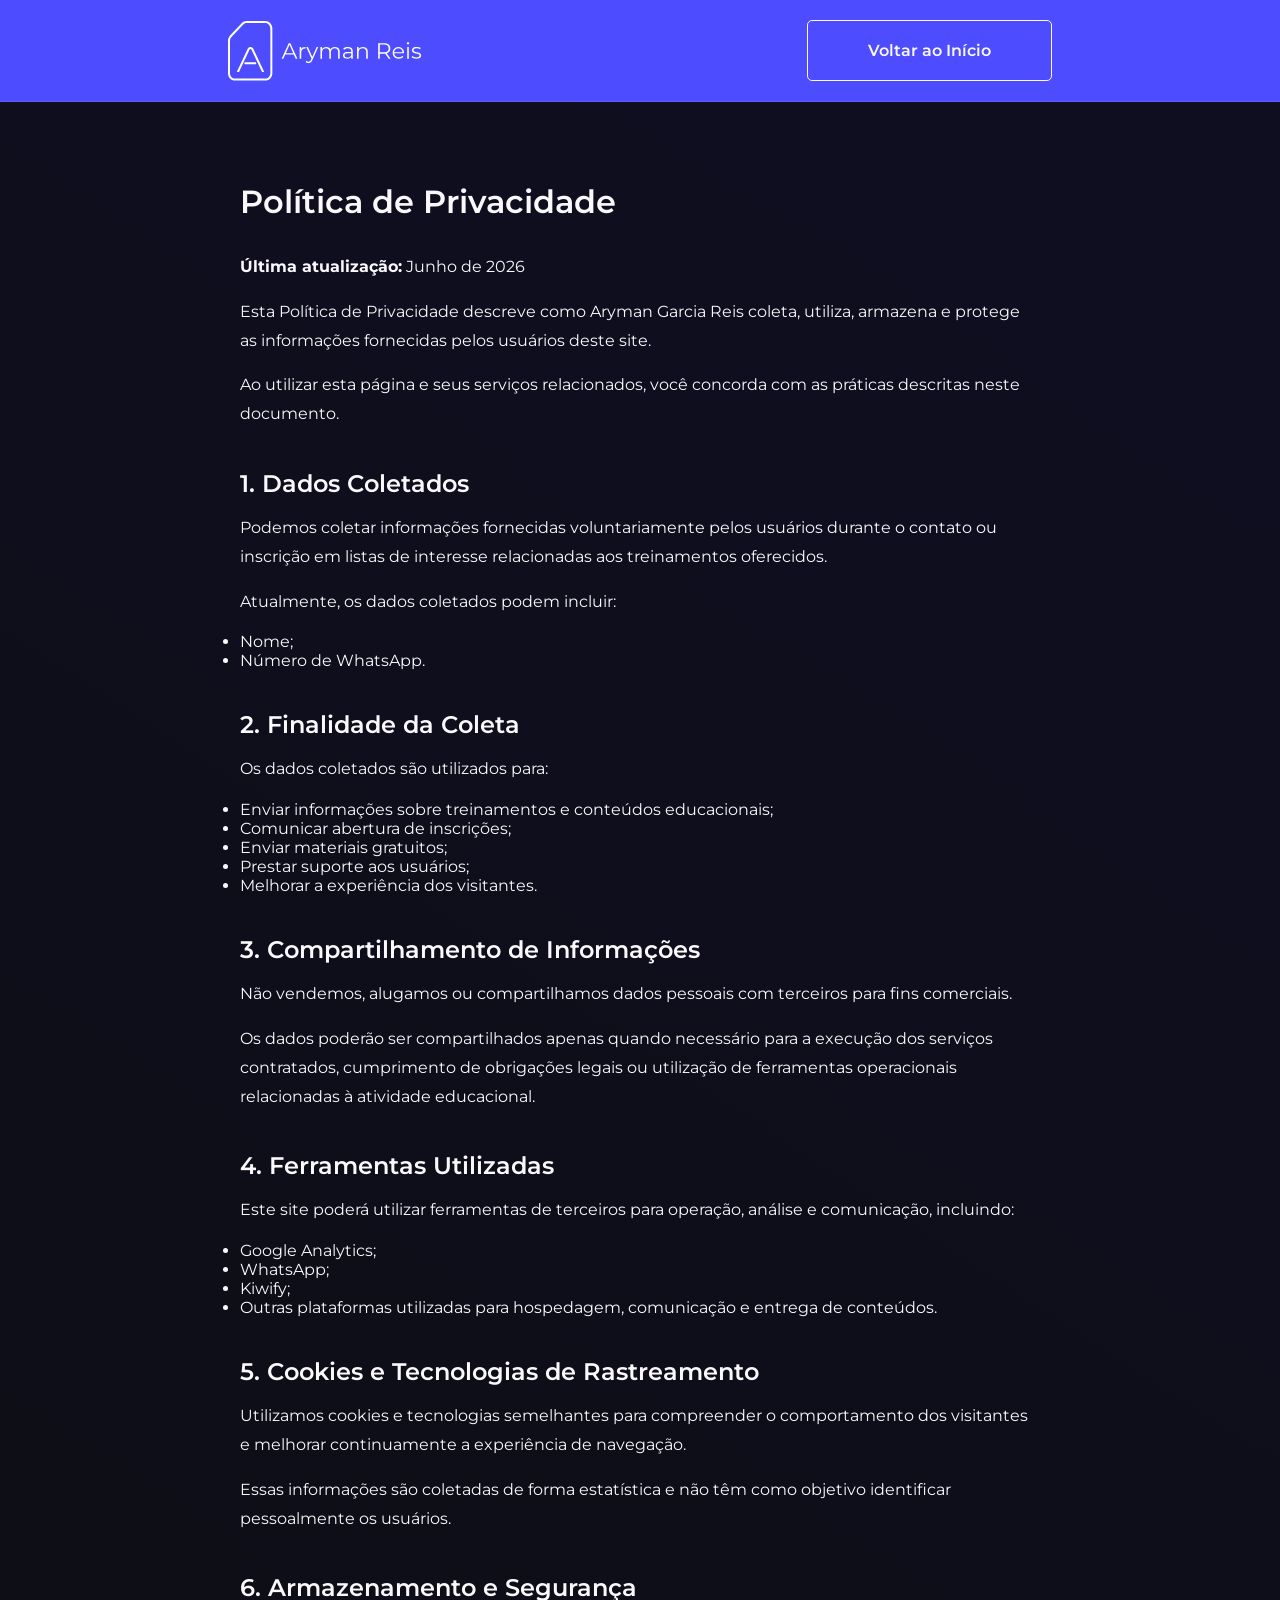
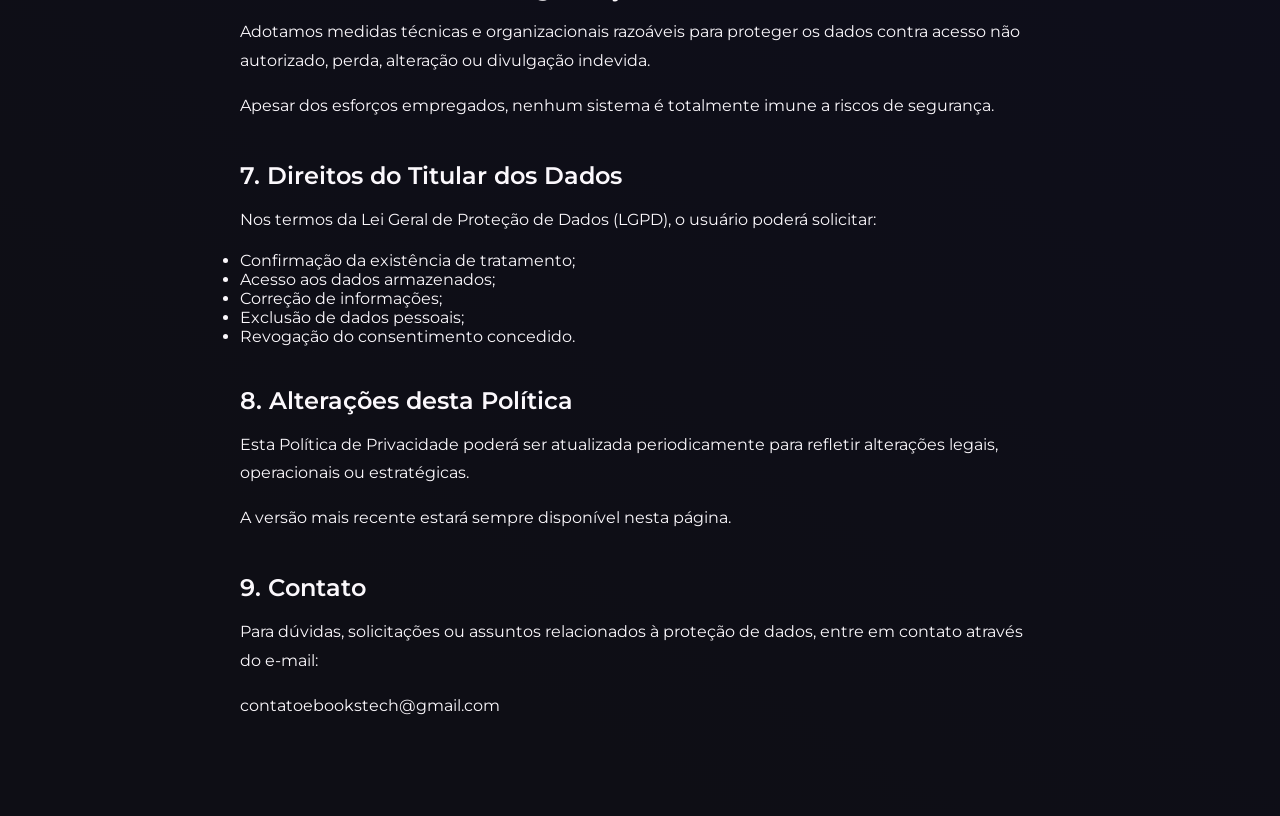
<file: pages/privacidade.html>
﻿<!DOCTYPE html>

<html lang="pt-BR">

<head>

<meta charset="UTF-8">

<meta name="viewport" content="width=device-width, initial-scale=1.0">

<title>Política de Privacidade | Aryman Reis</title>

<meta name="description"
    content="Política de Privacidade da plataforma Aryman Reis e dos treinamentos voltados ao desenvolvimento de líderes através de dados, indicadores e tomada de decisão.">

<link rel="stylesheet" href="../css/style.css">

<link rel="icon"
    href="../assets/icons/icon-aryman.ico"
    type="image/x-icon">


    <!-- Meta Pixel Code -->
    <script>
    !function(f,b,e,v,n,t,s)
    {if(f.fbq)return;n=f.fbq=function(){n.callMethod?
    n.callMethod.apply(n,arguments):n.queue.push(arguments)};
    if(!f._fbq)f._fbq=n;n.push=n;n.loaded=!0;n.version='2.0';
    n.queue=[];t=b.createElement(e);t.async=!0;
    t.src=v;s=b.getElementsByTagName(e)[0];
    s.parentNode.insertBefore(t,s)}(window, document,'script',
    'https://connect.facebook.net/en_US/fbevents.js');
    fbq('init', '1002057565978346');
    fbq('track', 'PageView');
    </script>
    <noscript><img height="1" width="1" style="display:none"
    src="https://www.facebook.com/tr?id=1002057565978346&ev=PageView&noscript=1"
    /></noscript>
    <!-- End Meta Pixel Code -->
</head>

<body>

<header class="header">

    <div class="container">

        <div class="header__content">

            <a href="../index.html" class="header__logo">

                <img
                    src="../assets/icons/logo-aryman-reis.svg"
                    alt="Aryman Reis">

            </a>

            <a href="../index.html" class="header__cta">

                Voltar ao Início

            </a>

        </div>

    </div>

</header>

<main class="legal">

    <div class="container">

        <article class="legal__content">

            <h1>Política de Privacidade</h1>

            <p>
                <strong>Última atualização:</strong> Junho de 2026
            </p>

            <p>
                Esta Política de Privacidade descreve como Aryman Garcia Reis coleta, utiliza, armazena e protege as informações fornecidas pelos usuários deste site.
            </p>

            <p>
                Ao utilizar esta página e seus serviços relacionados, você concorda com as práticas descritas neste documento.
            </p>

            <h2>1. Dados Coletados</h2>

            <p>
                Podemos coletar informações fornecidas voluntariamente pelos usuários durante o contato ou inscrição em listas de interesse relacionadas aos treinamentos oferecidos.
            </p>

            <p>
                Atualmente, os dados coletados podem incluir:
            </p>

            <ul>

                <li>Nome;</li>

                <li>Número de WhatsApp.</li>

            </ul>

            <h2>2. Finalidade da Coleta</h2>

            <p>
                Os dados coletados são utilizados para:
            </p>

            <ul>

                <li>Enviar informações sobre treinamentos e conteúdos educacionais;</li>

                <li>Comunicar abertura de inscrições;</li>

                <li>Enviar materiais gratuitos;</li>

                <li>Prestar suporte aos usuários;</li>

                <li>Melhorar a experiência dos visitantes.</li>

            </ul>

            <h2>3. Compartilhamento de Informações</h2>

            <p>
                Não vendemos, alugamos ou compartilhamos dados pessoais com terceiros para fins comerciais.
            </p>

            <p>
                Os dados poderão ser compartilhados apenas quando necessário para a execução dos serviços contratados, cumprimento de obrigações legais ou utilização de ferramentas operacionais relacionadas à atividade educacional.
            </p>

            <h2>4. Ferramentas Utilizadas</h2>

            <p>
                Este site poderá utilizar ferramentas de terceiros para operação, análise e comunicação, incluindo:
            </p>

            <ul>

                <li>Google Analytics;</li>

                <li>WhatsApp;</li>

                <li>Kiwify;</li>

                <li>Outras plataformas utilizadas para hospedagem, comunicação e entrega de conteúdos.</li>

            </ul>

            <h2>5. Cookies e Tecnologias de Rastreamento</h2>

            <p>
                Utilizamos cookies e tecnologias semelhantes para compreender o comportamento dos visitantes e melhorar continuamente a experiência de navegação.
            </p>

            <p>
                Essas informações são coletadas de forma estatística e não têm como objetivo identificar pessoalmente os usuários.
            </p>

            <h2>6. Armazenamento e Segurança</h2>

            <p>
                Adotamos medidas técnicas e organizacionais razoáveis para proteger os dados contra acesso não autorizado, perda, alteração ou divulgação indevida.
            </p>

            <p>
                Apesar dos esforços empregados, nenhum sistema é totalmente imune a riscos de segurança.
            </p>

            <h2>7. Direitos do Titular dos Dados</h2>

            <p>
                Nos termos da Lei Geral de Proteção de Dados (LGPD), o usuário poderá solicitar:
            </p>

            <ul>

                <li>Confirmação da existência de tratamento;</li>

                <li>Acesso aos dados armazenados;</li>

                <li>Correção de informações;</li>

                <li>Exclusão de dados pessoais;</li>

                <li>Revogação do consentimento concedido.</li>

            </ul>

            <h2>8. Alterações desta Política</h2>

            <p>
                Esta Política de Privacidade poderá ser atualizada periodicamente para refletir alterações legais, operacionais ou estratégicas.
            </p>

            <p>
                A versão mais recente estará sempre disponível nesta página.
            </p>

            <h2>9. Contato</h2>

            <p>
                Para dúvidas, solicitações ou assuntos relacionados à proteção de dados, entre em contato através do e-mail:
            </p>

            <p>
                contatoebookstech@gmail.com
            </p>

        </article>

    </div>

</main>

</body>

</html>
</file>
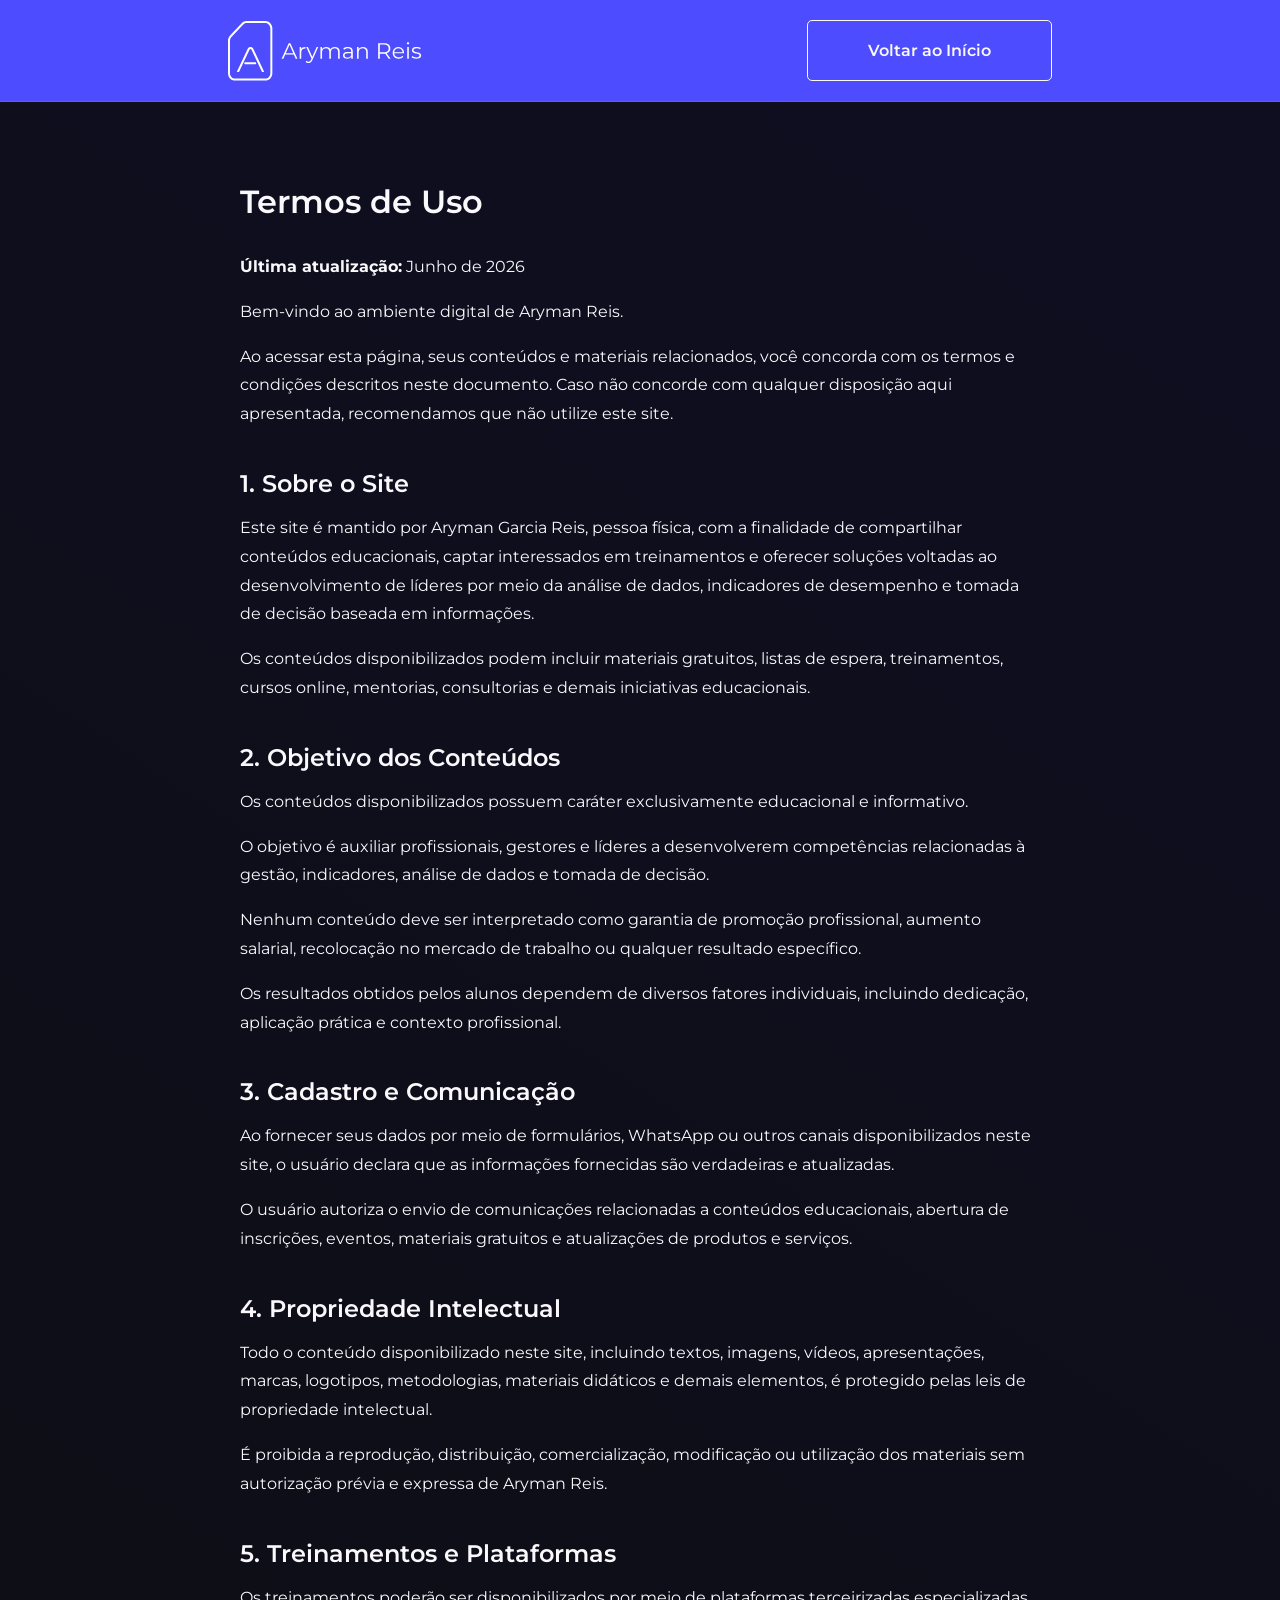
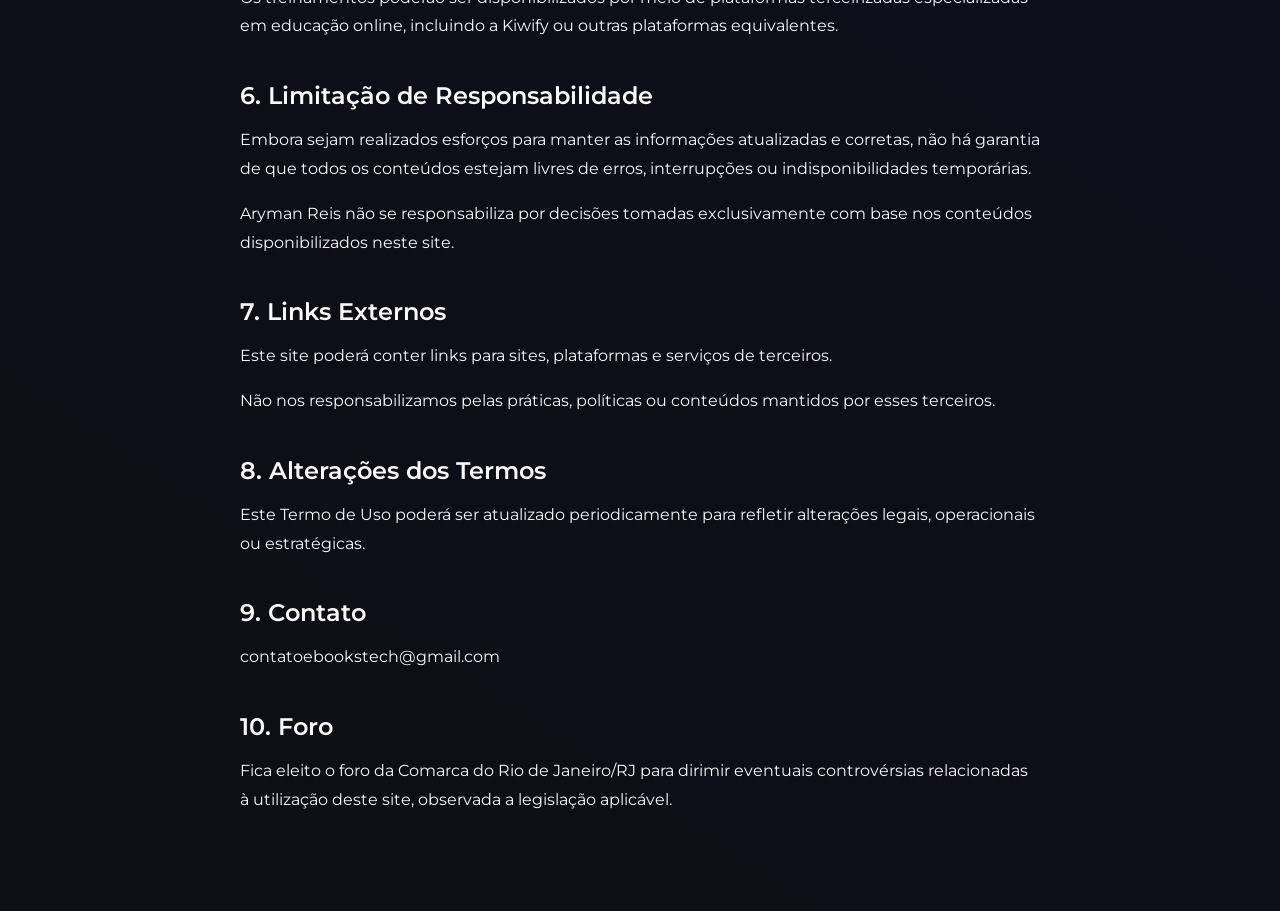
<file: pages/termos.html>
﻿<!DOCTYPE html>

<html lang="pt-BR">

<head>

<meta charset="UTF-8">

<meta name="viewport" content="width=device-width, initial-scale=1.0">

<title>Termos de Uso | Aryman Reis</title>

<meta name="description"
    content="Termos de Uso da plataforma Aryman Reis e dos treinamentos voltados ao desenvolvimento de líderes através de dados, indicadores e tomada de decisão.">

<link rel="stylesheet" href="../css/style.css">

<link rel="icon"
    href="../assets/icons/icon-aryman.ico"
    type="image/x-icon">


    <!-- Meta Pixel Code -->
    <script>
    !function(f,b,e,v,n,t,s)
    {if(f.fbq)return;n=f.fbq=function(){n.callMethod?
    n.callMethod.apply(n,arguments):n.queue.push(arguments)};
    if(!f._fbq)f._fbq=n;n.push=n;n.loaded=!0;n.version='2.0';
    n.queue=[];t=b.createElement(e);t.async=!0;
    t.src=v;s=b.getElementsByTagName(e)[0];
    s.parentNode.insertBefore(t,s)}(window, document,'script',
    'https://connect.facebook.net/en_US/fbevents.js');
    fbq('init', '1002057565978346');
    fbq('track', 'PageView');
    </script>
    <noscript><img height="1" width="1" style="display:none"
    src="https://www.facebook.com/tr?id=1002057565978346&ev=PageView&noscript=1"
    /></noscript>
    <!-- End Meta Pixel Code -->
</head>

<body>

<header class="header">

    <div class="container">

        <div class="header__content">

            <a href="../index.html" class="header__logo">

                <img
                    src="../assets/icons/logo-aryman-reis.svg"
                    alt="Aryman Reis">

            </a>

            <a href="../index.html" class="header__cta">

                Voltar ao Início

            </a>

        </div>

    </div>

</header>

<main class="legal">

    <div class="container">

        <article class="legal__content">

            <h1>Termos de Uso</h1>

            <p><strong>Última atualização:</strong> Junho de 2026</p>

            <p>
                Bem-vindo ao ambiente digital de Aryman Reis.
            </p>

            <p>
                Ao acessar esta página, seus conteúdos e materiais relacionados, você concorda com os termos e condições descritos neste documento. Caso não concorde com qualquer disposição aqui apresentada, recomendamos que não utilize este site.
            </p>

            <h2>1. Sobre o Site</h2>

            <p>
                Este site é mantido por Aryman Garcia Reis, pessoa física, com a finalidade de compartilhar conteúdos educacionais, captar interessados em treinamentos e oferecer soluções voltadas ao desenvolvimento de líderes por meio da análise de dados, indicadores de desempenho e tomada de decisão baseada em informações.
            </p>

            <p>
                Os conteúdos disponibilizados podem incluir materiais gratuitos, listas de espera, treinamentos, cursos online, mentorias, consultorias e demais iniciativas educacionais.
            </p>

            <h2>2. Objetivo dos Conteúdos</h2>

            <p>
                Os conteúdos disponibilizados possuem caráter exclusivamente educacional e informativo.
            </p>

            <p>
                O objetivo é auxiliar profissionais, gestores e líderes a desenvolverem competências relacionadas à gestão, indicadores, análise de dados e tomada de decisão.
            </p>

            <p>
                Nenhum conteúdo deve ser interpretado como garantia de promoção profissional, aumento salarial, recolocação no mercado de trabalho ou qualquer resultado específico.
            </p>

            <p>
                Os resultados obtidos pelos alunos dependem de diversos fatores individuais, incluindo dedicação, aplicação prática e contexto profissional.
            </p>

            <h2>3. Cadastro e Comunicação</h2>

            <p>
                Ao fornecer seus dados por meio de formulários, WhatsApp ou outros canais disponibilizados neste site, o usuário declara que as informações fornecidas são verdadeiras e atualizadas.
            </p>

            <p>
                O usuário autoriza o envio de comunicações relacionadas a conteúdos educacionais, abertura de inscrições, eventos, materiais gratuitos e atualizações de produtos e serviços.
            </p>

            <h2>4. Propriedade Intelectual</h2>

            <p>
                Todo o conteúdo disponibilizado neste site, incluindo textos, imagens, vídeos, apresentações, marcas, logotipos, metodologias, materiais didáticos e demais elementos, é protegido pelas leis de propriedade intelectual.
            </p>

            <p>
                É proibida a reprodução, distribuição, comercialização, modificação ou utilização dos materiais sem autorização prévia e expressa de Aryman Reis.
            </p>

            <h2>5. Treinamentos e Plataformas</h2>

            <p>
                Os treinamentos poderão ser disponibilizados por meio de plataformas terceirizadas especializadas em educação online, incluindo a Kiwify ou outras plataformas equivalentes.
            </p>

            <h2>6. Limitação de Responsabilidade</h2>

            <p>
                Embora sejam realizados esforços para manter as informações atualizadas e corretas, não há garantia de que todos os conteúdos estejam livres de erros, interrupções ou indisponibilidades temporárias.
            </p>

            <p>
                Aryman Reis não se responsabiliza por decisões tomadas exclusivamente com base nos conteúdos disponibilizados neste site.
            </p>

            <h2>7. Links Externos</h2>

            <p>
                Este site poderá conter links para sites, plataformas e serviços de terceiros.
            </p>

            <p>
                Não nos responsabilizamos pelas práticas, políticas ou conteúdos mantidos por esses terceiros.
            </p>

            <h2>8. Alterações dos Termos</h2>

            <p>
                Este Termo de Uso poderá ser atualizado periodicamente para refletir alterações legais, operacionais ou estratégicas.
            </p>

            <h2>9. Contato</h2>

            <p>
                contatoebookstech@gmail.com
            </p>

            <h2>10. Foro</h2>

            <p>
                Fica eleito o foro da Comarca do Rio de Janeiro/RJ para dirimir eventuais controvérsias relacionadas à utilização deste site, observada a legislação aplicável.
            </p>

        </article>

    </div>

</main>

</body>

</html>
</file>
<file: css/variables.css>
:root {

    /* ==========================
       CORES
    ========================== */

    --color-background:
    linear-gradient(
        213deg,
        #0E0E20 12.72%,
        #0E0E15 86.33%
    );

    --color-primary: #4D4DFF;

    --color-primamay-black: #0E0E15;

    --color-primary-light: #6D6DFF;

    --color-white: #FBF8FC;

    /* Quiz / index page */
    --color-bg-quiz: #2B2B31;

    /* Páginas de história */
    --color-bg-historia: #2B2B31;

    --color-text-muted: #C3C3C5;

    --color-card-bg: rgba(251, 248, 252, 0.20);

    --color-border: rgba(251, 248, 252, 0.50);

    --color-border-header: #212128;

    /* ==========================
       TIPOGRAFIA
    ========================== */

    --font-primary:
    'Montserrat',
    sans-serif;

    --font-code:
    'Source Code Pro',
    monospace;

    /* ==========================
       ESCALA
    ========================== */

    --text-xs: 12px;

    --text-sm: 14px;

    --text-md: 16px;

    --text-lg: 24px;

    --text-xl: 32px;

    --text-2xl: 40px;

    --text-3xl: 48px;

    --text-4xl: 56px;

    /* ==========================
       LAYOUT
    ========================== */

    --container-width: 1024px;

    --radius: 5px;

}
</file>
<file: css/base.css>
@import url('https://fonts.googleapis.com/css2?family=Montserrat:wght@400;600;800&family=Source+Code+Pro:wght@400;700&display=swap');

* {

    margin: 0;

    padding: 0;

    box-sizing: border-box;

}

html {

    scroll-behavior: smooth;

}

body {

    background: var(--color-background);

    color: var(--color-white);

    font-family: var(--font-primary);

    min-height: 100%;

    display: flex;

    flex-direction: column;

}

img {

    display: block;

    max-width: 100%;

    height: auto;

}

a {

    text-decoration: none;

}

.container {

    width: 100%;

    max-width: var(--container-width);

    margin: 0 auto;

    padding-inline: 20px;

}

/* ==================================================
   LEGAL PAGES
================================================== */

.legal {
    padding: 80px 0;
}

.legal__content {
    max-width: 800px;
    margin: 0 auto;
}

.legal__content h1 {
    font-size: 32px;
    font-weight: 600;
    margin-bottom: 32px;
}

.legal__content h2 {
    font-size: 24px;
    font-weight: 600;
    margin-top: 40px;
    margin-bottom: 16px;
}

.legal__content p {
    font-size: 16px;
    line-height: 1.8;
    margin-bottom: 16px;
}
</file>
<file: css/header.css>
/* ==================================================
   HEADER
================================================== */

.header {

    border-bottom: 1px solid rgba(255,255,255,.08);

    background: var(--color-primary);

}

.header__content {

    display: flex;

    justify-content: center;

    align-items: center;

    padding: 20px 0;

}

.header__logo img {

    width: auto;

    height: 40px;

}

.header__cta {

    display: none;

    align-items: center;

    justify-content: center;

    padding: 10px 20px;

    border-radius: var(--radius);

    border: 1px solid var(--color-white);

    color: var(--color-white);

    font-size: var(--text-md);

    font-weight: 600;

    transition: .3s ease;

}

.header__cta:hover {

    background: rgba(255,255,255,.08);

}
</file>
<file: css/footer.css>
/* ==================================================
   FOOTER
================================================== */

.footer {

    padding: 20px;

    background: var(--color-primary);

}

.footer__content {

    display: flex;

    flex-direction: column;

    align-items: center;

    gap: 20px;

    text-align: center;

}

.footer__logo {

    width: auto;

    height: 40px;

}

.footer__links {

    display: flex;

    flex-direction: column;

    align-items: center;

    gap: 5px;

}

.footer__links a {

    color: var(--color-white);

    font-family: var(--font-primary);

    font-size: var(--text-md);

    font-weight: 400;

    line-height: 24px;

    transition: opacity .3s ease;

}

.footer__links a:hover {

    opacity: .8;

}

.footer__social {

    display: flex;

    align-items: center;

    justify-content: center;

    gap: 4px;

}

.footer__social img {

    width: 18px;

    height: auto;

    object-fit: contain;

}

.footer__social span {

    color: var(--color-white);

    font-family: var(--font-primary);

    font-size: var(--text-md);

    font-weight: 400;

    line-height: 24px;

}

.footer__copyright {

    color: var(--color-white);

    text-align: center;

    font-family: var(--font-primary);

    font-size: var(--text-xs);

    font-weight: 400;

    line-height: 24px;

}
</file>
<file: css/quiz.css>
/* ==================================================
   QUIZ — Página inicial (index.html)
   Compartilhados: header.css, footer.css
================================================== */

/* --------------------------------------------------
   BODY — sobrescreve gradiente do base.css
-------------------------------------------------- */
.quiz-page {
    background: var(--color-bg-quiz);
}

/* --------------------------------------------------
   HEADER — fundo escuro com borda inferior
-------------------------------------------------- */
.quiz-page .header {
    background: var(--color-bg-quiz);
    border-bottom: 1px solid var(--color-border-header);
}

.quiz-page .header__cta { display: none; }

/* --------------------------------------------------
   MAIN — gap entre seções
-------------------------------------------------- */
.quiz-page main {
    display: flex;
    flex-direction: column;
    align-items: center;
    gap: 80px;
    padding: 80px 0;
    width: 100%;
    background: var(--color-bg-quiz);
}

/* --------------------------------------------------
   SEÇÃO QUIZ
-------------------------------------------------- */
.quiz {
    width: 100%;
}

.quiz__content {
    display: flex;
    flex-direction: column;
    align-items: center;
    gap: 40px;
}

.quiz__greeting {
    font-size: 14px;
    font-weight: 400;
    color: var(--color-white);
    text-align: center;
    line-height: normal;
    margin: 0;
}

.quiz__intro {
    font-size: 14px;
    font-weight: 600;
    color: var(--color-white);
    text-align: center;
    line-height: normal;
    margin: 0;
    align-self: stretch;
}

/* Card de pergunta */
.quiz__card {
    width: 100%;
    padding: 20px 10px;
    display: flex;
    flex-direction: column;
    gap: 20px;
    border-radius: 10px;
    background: var(--color-card-bg);
    border: 1px solid var(--color-border);
    box-sizing: border-box;
}

.quiz__label {
    font-size: 14px;
    font-weight: 400;
    color: var(--color-white);
    margin: 0;
}

.quiz__question {
    font-size: 16px;
    font-weight: 900;
    color: var(--color-white);
    margin: 0;
}

.quiz__hint {
    font-size: 12px;
    font-weight: 400;
    color: var(--color-text-muted);
    margin: 0;
}

/* Lista de opções */
.quiz__options {
    display: flex;
    flex-direction: column;
    gap: 10px;
    list-style: none;
    padding: 0;
    margin: 0;
}

.quiz__options li { margin: 0; }

.quiz__option {
    width: 100%;
    height: 37px;
    padding: 10px;
    display: flex;
    align-items: center;
    border-radius: 5px;
    background: var(--color-card-bg);
    border: 1px solid var(--color-border);
    font-size: 14px;
    font-weight: 400;
    font-family: var(--font-primary);
    color: var(--color-white);
    cursor: pointer;
    text-align: left;
    transition: all 0.3s ease;
    box-sizing: border-box;
}

.quiz__option--selected {
    background: linear-gradient(218deg, #C5C5C7 13.21%, #97979A 42.1%, #4D4DFF 83.54%);
    border: 1px solid rgba(251, 248, 252, 0.50);
}

/* CTA do quiz */
.quiz__cta {
    width: 100%;
    height: 49px;
    padding: 16px 10px;
    display: flex;
    justify-content: center;
    align-items: center;
    gap: 10px;
    border-radius: 5px;
    background: var(--color-card-bg);
    border: 1px solid var(--color-border);
    font-size: 14px;
    font-weight: 600;
    font-family: var(--font-primary);
    color: var(--color-white);
    text-transform: uppercase;
    cursor: not-allowed;
    opacity: 0.4;
    transition: all 0.3s ease;
    box-sizing: border-box;
}

.quiz__cta:not([disabled]) {
    cursor: pointer;
    opacity: 1;
}

.quiz__cta .btn__icon {
    width: 10px;
    height: auto;
}

/* --------------------------------------------------
   SEÇÃO SOBRE O INSTRUTOR
-------------------------------------------------- */
.quiz-about {
    width: 100%;
}

.quiz-about__content {
    display: flex;
    flex-direction: column;
    align-items: center;
    gap: 40px;
}

.quiz-about__title {
    font-size: 16px;
    font-weight: 900;
    color: var(--color-white);
    text-align: center;
    text-transform: uppercase;
    line-height: normal;
    margin: 0;
}

.quiz-about__photo {
    width: 263px;
    height: auto;
    display: block;
}

.quiz-about__body {
    display: flex;
    flex-direction: column;
    gap: 16px;
    align-self: stretch;
}

.quiz-about__body p {
    font-size: 14px;
    font-weight: 400;
    color: var(--color-white);
    text-align: left;
    line-height: normal;
    margin: 0;
}

/* --------------------------------------------------
   SEÇÃO FAQ — overrides da versão quiz
-------------------------------------------------- */
.quiz-page .faq {
    width: 100%;
}

.quiz-page .faq__content {
    display: flex;
    flex-direction: column;
    align-items: center;
    gap: 40px;
}

.quiz-page .faq__title {
    font-size: 16px;
    font-weight: 600;
    text-transform: none;
    color: var(--color-white);
    text-align: center;
    line-height: normal;
    margin: 0;
}

.quiz-page .faq__list {
    width: 100%;
    display: flex;
    flex-direction: column;
    gap: 20px;
    padding: 0;
    margin: 0;
}

.quiz-page .faq__item {
    width: 100%;
    padding: 20px;
    display: flex;
    flex-direction: column;
    gap: 0;
    border-radius: 5px;
    background: var(--color-card-bg);
    border: 1px solid var(--color-white);
    backdrop-filter: blur(50px);
    box-sizing: border-box;
}

.quiz-page .faq__question {
    display: flex;
    align-items: center;
    justify-content: space-between;
    gap: 10px;
    background: none;
    border: none;
    padding: 0;
    cursor: pointer;
    width: 100%;
    text-align: left;
    font-family: var(--font-primary);
}

.quiz-page .faq__question span {
    font-size: 14px;
    font-weight: 600;
    color: var(--color-white);
    line-height: normal;
    flex: 1;
}

/* Ícones FAQ — troca closed/open conforme estado */
.quiz-page .faq__icon {
    width: 24px;
    height: 24px;
    flex-shrink: 0;
}

.quiz-page .faq__icon--closed { display: none; }

.quiz-page .faq__item.active .faq__icon--open   { display: none; }
.quiz-page .faq__item.active .faq__icon--closed { display: block; }

.quiz-page .faq__answer-wrapper {
    height: 0;
    overflow: hidden;
    transition: height 0.35s ease;
}

.quiz-page .faq__item.active .faq__question {
    padding-bottom: 20px;
}

.quiz-page .faq__answer p {
    font-size: 14px;
    font-weight: 400;
    color: var(--color-white);
    text-align: left;
    line-height: normal;
    margin: 0;
}

/* --------------------------------------------------
   BOTÃO FLUTUANTE (entre FAQ e Footer)
-------------------------------------------------- */
.quiz-floating {
    display: flex;
    justify-content: center;
    width: 100%;
    padding: 0 20px;
    box-sizing: border-box;
}

.quiz-floating__btn {
    width: 100%;
    max-width: 260px;
    height: 49px;
    padding: 16px 10px;
    display: flex;
    justify-content: center;
    align-items: center;
    gap: 10px;
    border-radius: 5px;
    background: var(--color-card-bg);
    border: 1px solid var(--color-border);
    font-size: 14px;
    font-weight: 600;
    font-family: var(--font-primary);
    color: var(--color-white);
    text-transform: uppercase;
    text-decoration: none;
    cursor: pointer;
}

.quiz-floating__btn .btn__icon {
    width: 10px;
    height: auto;
}

/* --------------------------------------------------
   HOVER — opções, CTA e botão flutuante
-------------------------------------------------- */
.quiz__option:hover {
    transform: translateY(-2px);
    opacity: 0.9;
}

.quiz__option:active {
    transform: translateY(0);
}

.quiz__cta:not([disabled]):hover {
    transform: translateY(-2px);
    opacity: 0.9;
}

.quiz__cta:not([disabled]):active {
    transform: translateY(0);
}

.quiz__cta:not([disabled]):hover .btn__icon {
    transform: translateX(4px);
}

.quiz-floating__btn {
    transition: all 0.3s ease;
}

.quiz-floating__btn:hover {
    transform: translateY(-2px);
    opacity: 0.9;
}

.quiz-floating__btn:active {
    transform: translateY(0);
}

.quiz-floating__btn:hover .btn__icon {
    transform: translateX(4px);
}

/* --------------------------------------------------
   FOOTER
-------------------------------------------------- */
.quiz-page .footer {
    width: 100%;
}
</file>
<file: css/quiz-responsive.css>
/* ==================================================
   RESPONSIVIDADE — Quiz (index.html)
   Mobile-first. Mesmos breakpoints do projeto.
================================================== */

/* ==================================================
   ≥ 375px
================================================== */
@media (min-width: 375px) {

    .quiz__greeting,
    .quiz__intro,
    .quiz__label,
    .quiz-about__body p,
    .quiz-page .faq__question span,
    .quiz-page .faq__answer p {
        font-size: 15px;
    }

    .quiz__question,
    .quiz-about__title,
    .quiz-page .faq__title {
        font-size: 17px;
    }

}

/* ==================================================
   ≥ 414px
================================================== */
@media (min-width: 414px) {

    .quiz__question,
    .quiz-about__title,
    .quiz-page .faq__title {
        font-size: 18px;
    }

}

/* ==================================================
   ≥ 768px — Tablet
================================================== */
@media (min-width: 768px) {

    .container { padding-inline: 40px; }

    .quiz-page main { gap: 120px; }

    .quiz__content,
    .quiz-about__content,
    .quiz-page .faq__content {
        gap: 60px;
    }

    .quiz__greeting,
    .quiz__intro,
    .quiz__label,
    .quiz-about__body p,
    .quiz-page .faq__question span,
    .quiz-page .faq__answer p {
        font-size: 16px;
    }

    .quiz__question {
        font-size: 20px;
    }

    .quiz-about__title,
    .quiz-page .faq__title {
        font-size: 20px;
    }

    .quiz__option,
    .quiz__cta,
    .quiz-floating__btn {
        font-size: 16px;
    }

    .quiz-about__photo {
        width: 360px;
    }

    .footer { padding: 40px; }

}

/* ==================================================
   ≥ 1024px — Desktop
================================================== */
@media (min-width: 1024px) {

    .container { padding-inline: 120px; }

    .quiz__greeting,
    .quiz__intro,
    .quiz__label,
    .quiz-about__body p,
    .quiz-page .faq__question span,
    .quiz-page .faq__answer p {
        font-size: 18px;
    }

    .quiz__question {
        font-size: 24px;
    }

    .quiz-about__title,
    .quiz-page .faq__title {
        font-size: 24px;
    }

    .quiz__option,
    .quiz__cta,
    .quiz-floating__btn {
        font-size: 18px;
        height: auto;
        padding: 14px 20px;
    }

    .quiz__option { height: auto; }

    .quiz-about__photo {
        width: 420px;
    }

    .footer { padding: 40px 0; }

}

/* ==================================================
   ≥ 1280px — Wide Desktop
================================================== */
@media (min-width: 1280px) {

    .container { max-width: 1280px; }

    .quiz-about__photo {
        width: 467px;
    }

}
</file>
<file: css/hero.css>
/* ==================================================
   HERO
================================================== */

.hero {
    padding: 80px 0;
}

.hero__content {
    display: flex;
    flex-direction: column;
    align-items: center;
    text-align: center;
}

.hero__title {
    width: 100%;
    font-size: var(--text-2xl);
    font-weight: 800;
    text-transform: uppercase;
    line-height: 1.1;
    margin-bottom: 40px;
}

.hero__description {
    max-width: 700px;
    font-size: var(--text-md);
    margin-bottom: 40px;
}

.hero__description strong {
    font-weight: 600;
}

.hero__card {
    display: flex;
    align-items: center;
    justify-content: space-between;
    gap: 20px;
    padding: 20px;
    margin-bottom: 40px;
    border-radius: var(--radius);
    border: 1px solid rgba(251, 248, 252, 0.50);
    background: rgba(231, 231, 232, 0.10);
    backdrop-filter: blur(2px);
}

.hero__card-item {
    display: flex;
    flex-direction: column;
    justify-content: center;
    align-items: center;
    gap: 5px;
}

.hero__card-item:last-child {
    min-width: 150px;
}

.hero__number {
    font-size: 32px;
    font-weight: 800;
}

.hero__label {
    font-size: 16px;
    font-weight: 600;
}

.hero__divider {
    width: 1px;
    height: 80px;
    background: rgba(255, 255, 255, 0.30);
}

.hero__card-title {
    font-size: 16px;
    font-weight: 600;
    margin-bottom: 10px;
}

.hero__leaders {
    display: flex;
    align-items: center;
    gap: 10px;
    flex-wrap: nowrap;
}

.hero__avatars {
    display: flex;
    align-items: center;
    gap: 4px;
}

.hero__avatars img {
    width: 24px;
    height: 24px;
    border-radius: 50%;
    object-fit: cover;
    border: 1px solid var(--color-white);
}

.hero__avatars img:not(:first-child) {
    margin-left: -5px;
}

.hero__leaders span {
    font-size: 16px;
    font-weight: 600;
    white-space: nowrap;
}

.hero__vip-text {
    max-width: 700px;
    margin-bottom: 40px;
    font-size: 16px;
}

.hero__vip-text strong {
    font-weight: 600;
}

.btn {
    display: inline-flex;
    align-items: center;
    justify-content: center;
    width: 100%;
    gap: 10px;
    padding: 10px 20px;
    border-radius: var(--radius);
    background: linear-gradient(
        229deg,
        #6D6DFF 0%,
        #4D4DFF 100%
    );
    color: var(--color-white);
    font-size: 16px;
    font-weight: 600;

    transition: all .3s ease;
}

.btn:hover {

    transform: translateY(-2px);

    opacity: 0.9;
}

.btn:active {

    transform: translateY(0);

}

.btn__icon {

    transition: transform .3s ease;

}

.btn:hover .btn__icon {

    transform: translateX(4px);

}
</file>
<file: css/agradecimento.css>
/* ==================================================
   AGRADECIMENTO — Página pós-compra
   Estilos exclusivos desta página.
   Compartilhados: header.css, hero.css (.btn), footer.css
================================================== */

/* --------------------------------------------------
   HEADER — sem CTA nesta página
-------------------------------------------------- */
.header__cta { display: none; }

/* --------------------------------------------------
   SEÇÃO PRINCIPAL
-------------------------------------------------- */
.thankyou {
    padding: 40px 0 80px;
}

.thankyou__content {
    display: flex;
    flex-direction: column;
    align-items: center;
    gap: 40px;
}

/* --------------------------------------------------
   BOX DE CONFIRMAÇÃO
   Borda gradiente verde→azul (mesma técnica do bonus card)
-------------------------------------------------- */
.thankyou__confirm-box {
    position: relative;
    background: rgba(251, 248, 252, 0.20);
    border-radius: var(--radius);
    padding: 20px;
    align-self: stretch;
    text-align: center;
}

.thankyou__confirm-box::before {
    content: '';
    position: absolute;
    inset: 0;
    border-radius: var(--radius);
    padding: 1px;
    background: linear-gradient(218deg, #04D939 13.21%, #03A63C 42.1%, #4D4DFF 83.54%);
    -webkit-mask:
        linear-gradient(#fff 0 0) content-box,
        linear-gradient(#fff 0 0);
    -webkit-mask-composite: destination-out;
    mask-composite: exclude;
    pointer-events: none;
}

.thankyou__confirm-box p {
    font-size: 16px;
    color: var(--color-white);
    line-height: normal;
    margin: 0;
}

/* --------------------------------------------------
   TIPOGRAFIA GERAL
-------------------------------------------------- */
.thankyou__eyebrow {
    font-size: 14px;
    font-weight: 400;
    color: var(--color-white);
    text-align: center;
    margin: 0;
}

.thankyou__title {
    font-size: 20px;
    font-weight: 900;
    text-transform: uppercase;
    text-align: center;
    color: var(--color-white);
    line-height: normal;
    margin: 0;
}

.thankyou__body {
    font-size: 16px;
    font-weight: 400;
    color: var(--color-white);
    text-align: center;
    line-height: normal;
    margin: 0;
    align-self: stretch;
}

/* --------------------------------------------------
   BLOCO CTA — ACESSE SUA ÁREA DE MEMBROS
   Padding adicional de 20px cria área interna de 240px
   (conforme Figma: button 240×49px dentro de 280px de conteúdo)
-------------------------------------------------- */
.thankyou__access {
    display: flex;
    flex-direction: column;
    align-items: center;
    gap: 40px;
    padding-inline: 20px;
    align-self: stretch;
}

.thankyou__access-title {
    font-size: 20px;
    font-weight: 800;
    text-transform: uppercase;
    text-align: center;
    color: var(--color-white);
    line-height: normal;
    margin: 0;
}

.thankyou__access-desc {
    font-size: 16px;
    font-weight: 400;
    text-align: center;
    color: var(--color-white);
    line-height: normal;
    margin: 0;
}

/* Botão: full-width dentro do bloco de acesso (240px no mobile) */
.thankyou .btn {
    width: 100%;
    font-size: 14px;
}

/* --------------------------------------------------
   CHECKLIST DE CONTEÚDOS
-------------------------------------------------- */
.thankyou__checklist-block {
    display: flex;
    flex-direction: column;
    gap: 40px;
    align-self: stretch;
}

.thankyou__checklist-title {
    font-size: 20px;
    font-weight: 800;
    text-transform: uppercase;
    text-align: center;
    color: var(--color-white);
    line-height: normal;
    margin: 0;
}

.thankyou__checklist {
    display: flex;
    flex-direction: column;
    gap: 40px;
    list-style: none;
    padding: 0;
    margin: 0;
}

.thankyou__checklist-item {
    display: flex;
    align-items: flex-start;
    gap: 10px;
}

.thankyou__check-icon {
    width: 16px;
    height: 16px;
    flex-shrink: 0;
    margin-top: 2px;
}

.thankyou__checklist-item span {
    font-size: 16px;
    font-weight: 400;
    color: var(--color-white);
    text-align: left;
    line-height: normal;
}

/* --------------------------------------------------
   LINKEDIN
-------------------------------------------------- */
.thankyou__linkedin {
    display: flex;
    flex-direction: column;
    align-items: center;
    gap: 10px;
}

.thankyou__linkedin p {
    font-size: 16px;
    text-align: center;
    color: var(--color-white);
    line-height: normal;
    margin: 0;
}

.thankyou__social-link {
    display: flex;
    align-items: center;
    gap: 4.651px;
    color: var(--color-white);
    text-decoration: none;
}

.thankyou__social-icon {
    width: 22px;
    height: 22px;
}

.thankyou__social-link span {
    font-size: 24px;
    line-height: 24px;
    color: var(--color-white);
}

/* --------------------------------------------------
   CONTATO
-------------------------------------------------- */
.thankyou__contact {
    font-size: 16px;
    text-align: center;
    color: var(--color-white);
    line-height: normal;
    margin: 0;
}

.thankyou__contact a {
    color: var(--color-primary);
    text-decoration: none;
}

.thankyou__contact a:hover {
    text-decoration: underline;
}
</file>
<file: css/agradecimento-responsive.css>
/* ==================================================
   RESPONSIVIDADE — Página de Agradecimento
   Mobile-first. Mesmos breakpoints da landing page.
   Este arquivo é carregado por último — sobrescreve
   qualquer regra de agradecimento.css quando necessário.
================================================== */

/* ==================================================
   ≥ 375px — Títulos crescem
================================================== */
@media (min-width: 375px) {

    .thankyou__title,
    .thankyou__access-title,
    .thankyou__checklist-title {
        font-size: 24px;
    }

}

/* ==================================================
   ≥ 414px — Títulos crescem mais
================================================== */
@media (min-width: 414px) {

    .thankyou__title,
    .thankyou__access-title,
    .thankyou__checklist-title {
        font-size: 28px;
    }

}

/* ==================================================
   ≥ 768px — Tablet
================================================== */
@media (min-width: 768px) {

    /* Container: padding 40px lateral */
    .container { padding-inline: 40px; }

    /* Gap entre blocos da página: 80px */
    .thankyou__content { gap: 80px; }

    /* Footer: padding 40px */
    .footer { padding: 40px; }

    /* Títulos: 40px */
    .thankyou__title,
    .thankyou__access-title,
    .thankyou__checklist-title {
        font-size: 40px;
    }

    /* Eyebrow: 16px */
    .thankyou__eyebrow { font-size: 16px; }

    /* Botão: auto-width, padding generoso */
    .thankyou .btn {
        width: auto;
        padding: 16px 40px;
    }

}

/* ==================================================
   ≥ 1024px — Desktop
================================================== */
@media (min-width: 1024px) {

    /* Container: padding 120px lateral */
    .container { padding-inline: 120px; }

    /* Header: layout horizontal */
    .header__content {
        flex-direction: row;
        justify-content: center;
        align-items: center;
        padding-block: 40px;
    }

    .header__logo img { height: 60px; }

    /* Títulos: 52px */
    .thankyou__title,
    .thankyou__access-title,
    .thankyou__checklist-title {
        font-size: 52px;
    }

    /* Corpo/textos: 24px */
    .thankyou__eyebrow,
    .thankyou__body,
    .thankyou__access-desc,
    .thankyou__confirm-box p,
    .thankyou__checklist-item span,
    .thankyou__linkedin p,
    .thankyou__contact {
        font-size: 24px;
    }

    /* Botão: 24px, padding generoso */
    .thankyou .btn {
        font-size: 24px;
        padding: 20px 40px;
    }

    /* Footer */
    .footer { padding: 40px 0; }

}

/* ==================================================
   ≥ 1280px — Wide Desktop
================================================== */
@media (min-width: 1280px) {

    /* Remove o cap de 1024px herdado do base.css */
    .container { max-width: 1280px; }

}
</file>
<file: css/historia.css>
/* ==================================================
   HISTÓRIA — Páginas de cargo (historia-*.html)
   Compartilhados: header.css, footer.css
================================================== */

/* --------------------------------------------------
   HEADER
-------------------------------------------------- */
.historia-page .header {
    background: var(--color-bg-historia);
    border-bottom: 1px solid var(--color-border-header);
}

.historia-page .header__cta { display: none; }

/* --------------------------------------------------
   MAIN
-------------------------------------------------- */
.historia-page main {
    display: flex;
    flex-direction: column;
    align-items: center;
    gap: 80px;
    padding: 80px 0;
    width: 100%;
    background: var(--color-bg-historia);
}

/* --------------------------------------------------
   SEÇÃO HISTÓRIA
-------------------------------------------------- */
.historia {
    width: 100%;
}

.historia__content {
    display: flex;
    flex-direction: column;
    align-items: center;
    gap: 40px;
}

.historia__subtitle {
    font-size: 14px;
    font-weight: 600;
    font-family: var(--font-primary);
    color: var(--color-white);
    text-align: center;
    line-height: normal;
    margin: 0;
}

/* --------------------------------------------------
   CARD DA HISTÓRIA
-------------------------------------------------- */
.historia__card {
    width: 100%;
    padding: 20px;
    display: flex;
    flex-direction: column;
    border-radius: var(--radius);
    background: rgba(231, 231, 232, 0.10);
    border: 1px solid var(--color-border);
    backdrop-filter: blur(4px);
    box-sizing: border-box;
}

.historia__body {
    display: flex;
    flex-direction: column;
    gap: 16px;
}

.historia__body p {
    font-size: 14px;
    font-weight: 400;
    font-family: var(--font-code);
    color: var(--color-white);
    text-align: left;
    line-height: 24px;
    margin: 0;
}

.historia__body strong {
    font-weight: 700;
}

/* --------------------------------------------------
   "CONTINUAR LENDO..."
-------------------------------------------------- */
.historia__read-more {
    margin-top: 20px;
    background: none;
    border: none;
    padding: 0;
    font-size: 14px;
    font-weight: 600;
    font-family: var(--font-primary);
    color: var(--color-white);
    text-align: left;
    cursor: pointer;
    opacity: 0.6;
    transition: opacity 0.2s ease;
}

.historia__read-more:hover {
    opacity: 1;
}

/* --------------------------------------------------
   SEGUNDA PARTE — oculta até o clique
-------------------------------------------------- */
.historia__part--2 {
    display: none;
}

.historia__part--2.visible {
    display: block;
    animation: fadeIn 0.4s ease;
}

@keyframes fadeIn {
    from { opacity: 0; }
    to   { opacity: 1; }
}

.historia__part--2 .historia__body {
    padding-top: 20px;
}

/* --------------------------------------------------
   CTA — WhatsApp
-------------------------------------------------- */
.historia__cta {
    width: 100%;
    height: 49px;
    padding: 16px 20px;
    display: flex;
    justify-content: center;
    align-items: center;
    gap: 10px;
    border-radius: var(--radius);
    background: linear-gradient(229deg, var(--color-primary-light) 0%, var(--color-primary) 100%);
    font-size: 14px;
    font-weight: 600;
    font-family: var(--font-primary);
    color: var(--color-white);
    text-transform: uppercase;
    text-decoration: none;
    box-sizing: border-box;
    transition: all 0.3s ease;
}

.historia__cta .btn__icon {
    width: 10px;
    height: auto;
    transition: transform 0.3s ease;
}

.historia__cta:hover {
    transform: translateY(-2px);
    opacity: 0.9;
}

.historia__cta:active {
    transform: translateY(0);
}

.historia__cta:hover .btn__icon {
    transform: translateX(4px);
}
</file>
<file: css/historia-responsive.css>
/* ==================================================
   RESPONSIVIDADE — Páginas de história (historia-*.html)
   Mobile-first. Mesmos breakpoints do projeto.
================================================== */

/* ==================================================
   ≥ 375px
================================================== */
@media (min-width: 375px) {

    .historia__subtitle,
    .historia__body p,
    .historia__read-more,
    .historia__cta {
        font-size: 15px;
    }

}

/* ==================================================
   ≥ 414px
================================================== */
@media (min-width: 414px) {

    .historia__subtitle {
        font-size: 16px;
    }

}

/* ==================================================
   ≥ 768px — Tablet
================================================== */
@media (min-width: 768px) {

    .container { padding-inline: 40px; }

    .historia-page main { gap: 120px; }

    .historia__content { gap: 60px; }

    .historia__subtitle,
    .historia__body p,
    .historia__read-more,
    .historia__cta {
        font-size: 16px;
    }

    .historia__body p {
        line-height: 28px;
    }

    .historia__cta {
        max-width: 400px;
        align-self: center;
    }

    .footer { padding: 40px; }

}

/* ==================================================
   ≥ 1024px — Desktop
================================================== */
@media (min-width: 1024px) {

    .container { padding-inline: 120px; }

    .historia__subtitle,
    .historia__body p,
    .historia__read-more,
    .historia__cta {
        font-size: 18px;
    }

    .historia__body p {
        line-height: 32px;
    }

    .historia__cta {
        height: auto;
        padding: 16px 40px;
        width: auto;
    }

    .footer { padding: 40px 0; }

}

/* ==================================================
   ≥ 1280px — Wide Desktop
================================================== */
@media (min-width: 1280px) {

    .container { max-width: 1280px; }

}
</file>
<file: css/links-bio.css>
/* ==================================================
   LINKS BIO — Página de links para o Instagram
================================================== */

/* --------------------------------------------------
   PÁGINA — background e header
-------------------------------------------------- */
.links-bio-page {
    background: var(--color-bg-quiz);
    min-height: 100vh;
    min-height: 100dvh;
    display: flex;
    flex-direction: column;
}

.links-bio-page main {
    flex: 1;
}

.links-bio-page .header {
    background: var(--color-bg-quiz);
    border-bottom: 1px solid var(--color-border-header);
}

.links-bio-page .header__cta { display: none; }

/* --------------------------------------------------
   MAIN — layout
-------------------------------------------------- */
.links-bio {
    padding: 40px 0 80px;
}

.links-bio .container {
    display: flex;
    flex-direction: column;
    align-items: center;
    gap: 40px;
}

/* --------------------------------------------------
   HERO — citação
-------------------------------------------------- */
.links-bio__hero {
    display: flex;
    flex-direction: column;
    align-items: center;
    gap: 40px;
    text-align: center;
}

.links-bio__eyebrow {
    font-family: var(--font-primary);
    font-size: 14px;
    font-weight: 400;
    color: var(--color-white);
    margin: 0;
}

.links-bio__quote {
    font-family: var(--font-primary);
    font-size: 18px;
    font-weight: 900;
    color: var(--color-white);
    line-height: 1.35;
    text-transform: uppercase;
    margin: 0;
}

.links-bio__author {
    font-family: var(--font-primary);
    font-size: 11px;
    font-weight: 400;
    color: rgba(251, 248, 252, 0.60);
    margin: 0;
}

/* --------------------------------------------------
   CARDS — lista de links
-------------------------------------------------- */
.links-bio__list {
    width: 100%;
    list-style: none;
    padding: 0;
    display: flex;
    flex-direction: column;
    gap: 20px;
}

.links-bio__card {
    display: flex;
    flex-direction: row;
    align-items: center;
    justify-content: center;
    gap: 20px;
    padding: 10px 20px;
    min-height: 54px;
    border-radius: var(--radius);
    background: rgba(251, 248, 252, 0.10);
    color: var(--color-white);
    text-decoration: none;
    position: relative;
    transition: background 0.2s ease;
}

.links-bio__card:hover {
    background: rgba(251, 248, 252, 0.18);
}

/* --------------------------------------------------
   ÍCONES
   Badge-only SVGs (sem wordmark) — mesma lógica do YouTube.
-------------------------------------------------- */
.links-bio__card-icon,
.links-bio__card-icon--youtube {
    height: 20px;
    width: auto;
    flex-shrink: 0;
}

/* --------------------------------------------------
   TEXTO DOS CARDS
-------------------------------------------------- */
.links-bio__card-title {
    font-family: var(--font-primary);
    font-size: 14px;
    font-weight: 600;
    color: var(--color-white);
    line-height: 1.4;
}

/* --------------------------------------------------
   BORDAS DEGRADÊ
   Técnica ::before com CSS mask — igual agradecimento.css
-------------------------------------------------- */
.links-bio__card--gradient::before,
.links-bio__card--youtube::before {
    content: '';
    position: absolute;
    inset: 0;
    border-radius: var(--radius);
    padding: 1px;
    -webkit-mask:
        linear-gradient(#fff 0 0) content-box,
        linear-gradient(#fff 0 0);
    -webkit-mask-composite: destination-out;
    mask-composite: exclude;
    pointer-events: none;
}

/* Cinza → azul (cards 1 e 2) */
.links-bio__card--gradient::before {
    background: linear-gradient(218deg, #C5C5C7 13.21%, #97979A 42.1%, #4D4DFF 83.54%);
}

/* Branco → vermelho (YouTube) */
.links-bio__card--youtube::before {
    background: linear-gradient(218deg, #FFF 13.21%, #F00 86.95%);
}

/* --------------------------------------------------
   FOOTER — somente copyright, centralizado
-------------------------------------------------- */
.links-bio-page .footer__content {
    justify-content: center;
}

/* --------------------------------------------------
   RESPONSIVO — ≥ 768px
-------------------------------------------------- */
@media (min-width: 768px) {
    .links-bio__quote {
        font-size: 22px;
    }

    .links-bio__list {
        max-width: 480px;
        margin: 0 auto;
    }

    .links-bio__card-icon,
    .links-bio__card-icon--youtube {
        height: 24px;
    }

    .links-bio__card-title {
        font-size: 16px;
    }
}
</file>
<file: css/story.css>
/* ==================================================
   STORY
================================================== */

.story {

    padding: 80px 0;

}

.story__content {

    display: flex;

    flex-direction: column;

    align-items: center;

    gap: 40px;

}

.story__title {

    color: var(--color-white);

    text-align: center;

    font-family: var(--font-primary);

    font-size: var(--text-lg);

    font-weight: 600;

}

.story__subtitle {

    color: var(--color-white);

    text-align: center;

    font-family: var(--font-primary);

    font-size: var(--text-md);

    font-weight: 600;

}

.story__card {

    width: 100%;

    padding: 20px;

    border-radius: var(--radius);

    border: 1px solid rgba(251, 248, 252, 0.50);

    background: rgba(231, 231, 232, 0.10);

    backdrop-filter: blur(2px);

}

.story__text {

    color: var(--color-white);

    font-family: var(--font-code);

    font-size: var(--text-sm);

    font-weight: 400;

    line-height: 24px;

    margin-bottom: 24px;

}

.story__emphasis {

    color: var(--color-white);

    font-family: var(--font-code);

    font-size: var(--text-sm);

    font-style: italic;

    font-weight: 700;

    line-height: 24px;

    margin-bottom: 24px;

}

.story__strong {

    font-weight: 700;

}
</file>
<file: css/faq.css>
/* ==================================================
   FAQ
================================================== */

.faq {
    padding: 80px 0;
}

.faq__content {
    display: flex;
    flex-direction: column;
    align-items: center;
    gap: 40px;
}

.faq__title {
    font-size: var(--text-xl);
    font-weight: 800;
    text-align: center;
    text-transform: uppercase;
}

.faq__list {
    width: 100%;
    max-width: 800px;

    display: flex;
    flex-direction: column;
    gap: 16px;
}

.faq__item {
    border-radius: var(--radius);

    border: 1px solid rgba(251, 248, 252, 0.50);

    background: rgba(231, 231, 232, 0.10);

    backdrop-filter: blur(2px);

    overflow: hidden;

    transition: all .3s ease;
}

.faq__question {
    width: 100%;

    display: flex;
    justify-content: space-between;
    align-items: center;
    gap: 16px;

    padding: 24px;

    background: transparent;
    border: none;

    cursor: pointer;

    color: var(--color-white);

    font-size: var(--text-md);
    font-weight: 600;

    text-align: left;
}

.faq__icon {
    width: 24px;
    height: 24px;

    flex-shrink: 0;

    transition: transform .3s ease;
}

.faq__item.active .faq__icon {
    transform: rotate(180deg);
}

.faq__answer-wrapper {
    height: 0;
    overflow: hidden;
    transition: height 0.35s ease;
}

/* altura activa controlada por faq.js via scrollHeight */

.faq__answer {
    overflow: hidden;
}

.faq__answer p {
    padding: 0 24px 24px;

    color: var(--color-white);

    font-size: var(--text-md);

    line-height: 1.6;

    opacity: 0;

    transition: opacity .3s ease;
}

.faq__item.active .faq__answer p {
    opacity: .9;
}
</file>
<file: css/cta.css>
/* ==================================================
   CTA FINAL
================================================== */

.cta-final {

    padding: 80px 0;

}

.cta-final__content {

    display: flex;

    flex-direction: column;

    align-items: center;

}

.cta-final__title {

    max-width: 400px;

    color: var(--color-white);

    text-align: center;

    font-family: var(--font-primary);

    font-size: var(--text-lg);

    font-weight: 600;

    margin-bottom: 40px;

}

.cta-final__description {

    max-width: 700px;

    color: var(--color-white);

    text-align: center;

    font-family: var(--font-primary);

    font-size: var(--text-md);

    font-weight: 400;

    margin-bottom: 40px;

}

.cta-final__description strong {

    font-weight: 600;

}
</file>
<file: css/lp-overrides.css>
/* ==================================================
   LP OVERRIDES
   Sobrescreve estilos dos componentes compartilhados
   apenas onde a landing page difere do index.html.
   Nunca duplicar regras já definidas nos arquivos base.
================================================== */

/* --------------------------------------------------
   MAIN — gap entre seções (Figma: gap: 80px)
   Cada seção tem padding-top: 40px e padding-bottom: 0.
   O gap do main é responsável pelo espaço entre seções.
   Isso evita o double-spacing de 80px+80px entre seções.
-------------------------------------------------- */

main {
    display: flex;
    flex-direction: column;
    gap: 80px;
}

/* Seções compartilhadas usam padding: 80px 0 no base CSS.
   Sobrescrever para padding-top: 40px; padding-bottom: 0
   para seguir o padrão do Figma com gap no main. */

.hero       { padding: 40px 0 0; }
.story      { padding: 40px 0 0; }
.faq        { padding: 40px 0 0; }
.cta-final  { padding: 40px 0 80px; }

/* --------------------------------------------------
   HEADER — fundo azul (igual ao index.html)
-------------------------------------------------- */

.header {
    background: var(--color-primary);
}

/* --------------------------------------------------
   HERO — ajustes de layout para a landing page
-------------------------------------------------- */

/* Usar gap no flex container em vez de margin-bottom em cada filho */
.hero__content {
    gap: 40px;
}

/* Zerar margens existentes para não conflitar com o gap */
.hero__title,
.hero__description,
.hero__vip-text {
    margin-bottom: 0;
}

/* Card: coluna centralizada com largura total — filho interno gerencia a linha horizontal */
.hero__card {
    flex-direction: column;
    justify-content: center;
    align-items: center;
    align-self: stretch;
    gap: 10px;
    padding: 20px;
    margin-bottom: 0;
}

/* Card item: centralizado; remove min-width que quebra o layout em coluna */
.hero__card-item {
    align-items: center;
}

.hero__card-item:last-child {
    min-width: unset;       /* hero.css força 150px no último item — desnecessário em coluna */
}

/* Divider: horizontal no layout em coluna (hero.css é vertical 1px×80px) */
.hero__divider {
    display: flex;
    width: 3px;
    height: 80px;
    align-items: center;
    background: rgba(255, 255, 255, 0.20);
}

/* Leaders: centralizado */
.hero__leaders {
    justify-content: center;
}

/* CTA do hero: largura total no mobile */
.hero .btn {
    width: 100%;
}

/* --------------------------------------------------
   STORY — título centralizado + zera margin-bottom do último parágrafo
-------------------------------------------------- */

.story__title {
    text-align: center;
}

.story__text--last {
    margin-bottom: 0;
}

/* --------------------------------------------------
   FAQ — título centralizado
-------------------------------------------------- */

.faq__title {
    text-align: center;
}

/* --------------------------------------------------
   CTA FINAL — ajustes para landing page
-------------------------------------------------- */

.cta-final__title {
    text-transform: uppercase;
    font-size: 20px;
    font-weight: 800;
    text-align: center;
}

.cta-final .btn {
    width: 100%;
}

/* FOOTER — fundo azul (padrão footer.css, sem override necessário) */

/* Header CTA: oculto em mobile — nenhum lp-*.css posterior mexe nesta regra */
.header__cta { display: none; }
</file>
<file: css/lp-hero.css>
/* ==================================================
   HERO — Classes exclusivas da landing page
   Classes compartilhadas (.btn, .hero__card, etc.)
   estão em hero.css + lp-overrides.css
================================================== */

/* Eyebrow acima do título */
.hero__eyebrow {
    font-size: var(--text-md);
    font-weight: 400;
}

/* Linha interna do card: items + divider + items em linha, altura fixa */
.hero__card-row {
    display: flex;
    height: 58px;
    align-items: center;
    gap: 20px;
}

/* Destaque azul em palavras do título */
.hero__highlight {
    color: var(--color-primary);
}

/* Wrapper do vídeo VSL (YouTube embed) */
.hero__vsl {
    width: 100%;
    aspect-ratio: 16 / 9;
    border-radius: var(--radius);
    overflow: hidden;
}

.hero__vsl iframe {
    width: 100%;
    height: 100%;
    display: block;
    border: none;
}
</file>
<file: css/lp-problem.css>
/* ==================================================
   PROBLEMA / DOR
   Seção nova — não existe no index.html.
   Classes nomeadas de forma genérica para reuso
   em futuras landing pages.
================================================== */

.problem {
    padding: 40px 0 0;
}

.problem__content {
    display: flex;
    flex-direction: column;
    gap: 20px;
}

.problem__title {
    font-size: var(--text-lg);
    font-weight: 800;
    line-height: 1.3;
    text-transform: uppercase;
    text-align: center;
}

.problem__body {
    font-size: var(--text-md);
    line-height: 1.7;
}

.problem__list {
    list-style: none;
    display: flex;
    flex-direction: column;
    gap: 14px;
}

.problem__list-item {
    font-size: var(--text-md);
    line-height: 1.5;
    padding-left: 20px;
    position: relative;
}

.problem__list-item::before {
    content: '•';
    position: absolute;
    left: 0;
    opacity: 0.8;
    font-size: 18px;
    line-height: 1.3;
}

/* ==================================================
   CALLOUT
   Bloco de destaque editorial — reutilizável.
================================================== */

.callout {
    padding: 40px 0 0;
}

.callout__text {
    position: relative;
    padding: 24px;
    border-radius: var(--radius);
    background: rgba(251, 248, 252, 0.20);
    font-size: var(--text-md);
    font-style: italic;
    line-height: 1.75;
}

.callout__text::before {
    content: '';
    position: absolute;
    inset: 0;
    border-radius: inherit;
    padding: 1px;
    background: linear-gradient(218deg, #C5C5C7 13.21%, #97979A 42.1%, #4D4DFF 83.54%);
    -webkit-mask:
        linear-gradient(#fff 0 0) content-box,
        linear-gradient(#fff 0 0);
    mask:
        linear-gradient(#fff 0 0) content-box,
        linear-gradient(#fff 0 0);
    -webkit-mask-composite: xor;
    mask-composite: exclude;
    pointer-events: none;
}
</file>
<file: css/lp-method.css>
/* ==================================================
   MÉTODO / SOLUÇÃO
   Seção nova — reutilizável em futuras landing pages.
================================================== */

.method {
    padding: 40px 0 0;
}

.method__content {
    display: flex;
    flex-direction: column;
    gap: 32px;
}

.method__title {
    font-size: var(--text-xl);
    font-weight: 800;
    line-height: 1.2;
    text-transform: uppercase;
    text-align: center;
}

.method__intro {
    display: flex;
    flex-direction: column;
    gap: 16px;
}

.method__body {
    font-size: var(--text-md);
    line-height: 1.7;
}

.method__label {
    font-size: var(--text-md);
    font-weight: 700;
}

.method__steps {
    list-style: none;
    display: flex;
    flex-direction: column;
    gap: 16px;
}

.method__step {
    display: flex;
    align-items: center;
    gap: 10px;
    padding: 20px;
    border-radius: 3px;
    border: 1px solid rgba(251, 248, 252, 0.50);
    background: rgba(251, 248, 252, 0.20);
}

.method__step-num {
    display: flex;
    flex-direction: column;
    justify-content: center;
    align-items: center;
    width: 18px;
    height: 18px;
    flex-shrink: 0;
    border-radius: 3px;
    border: 1px solid rgba(251, 248, 252, 0.50);
    background: rgba(251, 248, 252, 0.20);
    color: var(--color-white);
    text-align: center;
    font-size: 12px;
    font-weight: 400;
    line-height: normal;
}

.method__step-text {
    font-size: var(--text-md);
    line-height: 1.5;
}
</file>
<file: css/lp-bonus.css>
/* ==================================================
   BÔNUS
   Seção nova — reutilizável em futuras landing pages.
================================================== */

.bonus {
    padding: 40px 0 0;
}

.bonus__content {
    display: flex;
    flex-direction: column;
    gap: 32px;
}

.bonus__title {
    font-size: var(--text-xl);
    font-weight: 800;
    line-height: 1.2;
    text-transform: uppercase;
    text-align: center;
}

.bonus__highlight {
    color: var(--color-primary);
}

.bonus__card {
    position: relative;
    display: flex;
    flex-direction: column;
    gap: 20px;
    padding: 24px;
    border-radius: var(--radius);
    background: rgba(251, 248, 252, 0.20);
}

.bonus__card::before {
    content: '';
    position: absolute;
    inset: 0;
    border-radius: inherit;
    padding: 1px;
    background: linear-gradient(218deg, #C5C5C7 13.21%, #97979A 42.1%, #4D4DFF 83.54%);
    -webkit-mask:
        linear-gradient(#fff 0 0) content-box,
        linear-gradient(#fff 0 0);
    mask:
        linear-gradient(#fff 0 0) content-box,
        linear-gradient(#fff 0 0);
    -webkit-mask-composite: xor;
    mask-composite: exclude;
    pointer-events: none;
}

.bonus__item {
    display: flex;
    flex-direction: column;
    gap: 8px;
}

.bonus__item-title {
    font-size: var(--text-md);
    font-weight: 600;
    font-style: normal;
    line-height: 1.4;
}

.bonus__item-desc {
    font-size: var(--text-md);
    font-weight: 400;
    font-style: italic;
    line-height: 1.6;
    opacity: 0.85;
}
</file>
<file: css/lp-modules.css>
/* ==================================================
   MÓDULOS DO CURSO
   Seção nova — reutilizável em futuras landing pages.
================================================== */

.modules {
    padding: 40px 0 0;
}

.modules__content {
    display: flex;
    flex-direction: column;
    gap: 32px;
}

.modules__title {
    font-size: var(--text-xl);
    font-weight: 800;
    line-height: 1.2;
    text-transform: uppercase;
    text-align: center;
}

.modules__list {
    display: flex;
    flex-direction: column;
    gap: 16px;
}

.modules__item {
    padding: 24px;
    border-radius: var(--radius);
    border: 1px solid rgba(251, 248, 252, 0.50);
    background: rgba(231, 231, 232, 0.10);
    backdrop-filter: blur(2px);
    display: flex;
    flex-direction: column;
    gap: 8px;
}

.modules__item-title {
    font-size: var(--text-md);
    font-weight: 700;
    line-height: 1.4;
}

.modules__item-desc {
    font-size: var(--text-md);
    line-height: 1.6;
    opacity: 0.85;
}
</file>
<file: css/lp-audience.css>
/* ==================================================
   PARA QUEM É / NÃO É
   Seção nova — reutilizável em futuras landing pages.
================================================== */

.audience {
    padding: 40px 0 0;
}

.audience__content {
    display: flex;
    flex-direction: column;
    gap: 56px;
}

.audience__block {
    display: flex;
    flex-direction: column;
    gap: 24px;
}

.audience__title {
    font-size: var(--text-xl);
    font-weight: 800;
    text-transform: uppercase;
    text-align: center;
}

.audience__list {
    list-style: none;
    display: flex;
    flex-direction: column;
    gap: 20px;
}

.audience__item {
    font-size: var(--text-md);
    line-height: 1.5;
    display: flex;
    align-items: flex-start;
    gap: 12px;
}

.audience__icon {
    width: 16px;
    height: 16px;
    flex-shrink: 0;
    margin-top: 1px;
}
</file>
<file: css/lp-pricing.css>
/* ==================================================
   OFERTA / PRICING
   Seção nova — reutilizável em futuras landing pages.
================================================== */

.pricing {
    padding: 40px 0 0;
}

.pricing__content {
    display: flex;
    flex-direction: column;
    align-items: center;
    gap: 40px;
}

.pricing__title {
    font-size: var(--text-xl);
    font-weight: 800;
    text-transform: uppercase;
    text-align: center;
    line-height: 1.2;
}

.pricing__card {
    position: relative;
    width: 100%;
    max-width: 420px;
    display: flex;
    flex-direction: column;
    justify-content: center;
    align-items: center;
    gap: 40px;
    padding: 20px;
    border-radius: var(--radius);
    background: rgba(251, 248, 252, 0.20);
    backdrop-filter: blur(25px);
}

.pricing__card::before {
    content: '';
    position: absolute;
    inset: 0;
    border-radius: inherit;
    padding: 2px;
    background: linear-gradient(218deg, #C5C5C7 13.21%, #97979A 42.1%, #4D4DFF 83.54%);
    -webkit-mask:
        linear-gradient(#fff 0 0) content-box,
        linear-gradient(#fff 0 0);
    mask:
        linear-gradient(#fff 0 0) content-box,
        linear-gradient(#fff 0 0);
    -webkit-mask-composite: xor;
    mask-composite: exclude;
    pointer-events: none;
}

.pricing__card-header {
    display: flex;
    flex-direction: column;
    align-items: center;
    gap: 20px;
    width: 100%;
}

.pricing__logo {
    height: 40px;
    width: auto;
}

.pricing__package-label {
    font-size: var(--text-md);
    font-weight: 800;
    text-transform: uppercase;
    letter-spacing: 0.05em;
    text-align: center;
}

.pricing__items {
    list-style: none;
    display: flex;
    flex-direction: column;
    gap: 20px;
    width: 100%;
}

.pricing__items li {
    font-size: var(--text-sm);
    line-height: 1.5;
}

.pricing__scarcity {
    padding: 16px;
    border-radius: var(--radius);
    background: var(--color-white);
    color: var(--color-primamay-black);
    font-size: var(--text-sm);
    line-height: 1.5;
    text-align: center;
    width: 100%;
}

.pricing__price-block {
    display: flex;
    flex-direction: column;
    align-items: center;
    gap: 4px;
    width: 100%;
}

.pricing__price-old {
    font-size: var(--text-sm);
    opacity: 0.6;
    text-decoration: line-through;
}

.pricing__price-new {
    display: flex;
    align-items: flex-start;
    gap: 4px;
    line-height: 1;
}

.pricing__currency {
    font-size: var(--text-md);
    font-weight: 700;
    padding-top: 8px;
}

.pricing__amount {
    font-size: var(--text-3xl);
    font-weight: 800;
}

.pricing__payment-info {
    font-size: var(--text-xs);
    opacity: 0.7;
    text-align: center;
    margin-top: 4px;
}

.pricing__cta {
    width: 100%;
    justify-content: center;
}

.pricing__seals {
    display: flex;
    justify-content: center;
    align-items: flex-start;
    gap: 20px;
    width: 100%;
}

.pricing__seal {
    display: flex;
    flex-direction: column;
    align-items: center;
    gap: 6px;
    font-size: var(--text-xs);
    opacity: 0.85;
    text-align: center;
    flex: 1;
}

.pricing__seal img {
    width: 24px;
    height: 24px;
}
</file>
<file: css/lp-guarantee.css>
/* ==================================================
   GARANTIA
   Seção nova — reutilizável em futuras landing pages.
================================================== */

.guarantee {
    padding: 40px 0 0;
}

.guarantee__content {
    display: flex;
    flex-direction: column;
    align-items: center;
    gap: 24px;
    text-align: center;
}

.guarantee__title {
    font-size: var(--text-xl);
    font-weight: 800;
    text-transform: uppercase;
    line-height: 1.2;
}

.guarantee__badge {
    width: 96px;
    height: 96px;
    border-radius: 50%;
    border: 2px solid var(--color-white);
    display: flex;
    align-items: center;
    justify-content: center;
    font-size: var(--text-2xl);
    font-weight: 800;
    flex-shrink: 0;
}

.guarantee__subtitle {
    font-size: var(--text-md);
    font-weight: 700;
    line-height: 1.4;
}

.guarantee__body {
    font-size: var(--text-md);
    line-height: 1.7;
    max-width: 480px;
    opacity: 0.9;
}
</file>
<file: css/lp-about.css>
/* ==================================================
   SOBRE O INSTRUTOR
   Seção nova — reutilizável em futuras landing pages.
================================================== */

.about {
    padding: 40px 0 0;
}

.about__content {
    display: flex;
    flex-direction: column;
    align-items: center;
    gap: 32px;
}

.about__title {
    font-size: var(--text-xl);
    font-weight: 800;
    text-transform: uppercase;
    text-align: center;
    line-height: 1.2;
    align-self: stretch;
}

.about__photo {
    width: 100%;
    max-width: 280px;
    border-radius: 12px;
    object-fit: cover;
    display: block;
}

.about__bio {
    display: flex;
    flex-direction: column;
    gap: 20px;
}

.about__text {
    font-size: var(--text-md);
    line-height: 1.7;
}
</file>
<file: css/lp-responsive.css>
/* ==================================================
   RESPONSIVIDADE — Landing Page
   Mobile-first. 6 frames Figma → 6 breakpoints.
   Esta página não importa responsive.css (exclusivo
   do index.html). Todas as media queries ficam aqui.
================================================== */

/* ==================================================
   BASE MOBILE — 320px
   Regras SEM media query aplicadas aqui porque este
   arquivo é o ÚLTIMO carregado (linha 42 no HTML),
   garantindo que sobrescrevam qualquer lp-*.css de seção.
================================================== */

/* Títulos: base mobile — garante todas as propriedades do Figma independente de qual
   lp-*.css define tamanhos ou pesos diferentes */
.hero__title,
.problem__title,
.method__title,
.bonus__title,
.modules__title,
.audience__title,
.pricing__title,
.guarantee__title,
.about__title,
.faq__title,
.cta-final__title {
    font-size: 20px;
    font-weight: 800;
    text-align: center;
    text-transform: uppercase;
    line-height: 1.8;
    color: var(--color-white);
}

/* Hero eyebrow: lp-hero.css define var(--text-md)=16px, este arquivo ganha */
.hero__eyebrow { font-size: 14px; }

/* Story: corpo 14px no menor mobile (lp-overrides seria sobrescrito por story.css) */
.story__text,
.story__emphasis { font-size: 14px; line-height: 24px; }

/* Botão: base mobile — uppercase e peso semibold conforme Figma */
.btn {
    font-size: 14px;
    font-weight: 600;
    text-transform: uppercase;
}

/* Texto longo do botão: oculto em mobile, aparece em 768px+ */
.btn__text--long { display: none; }

/* FAQ: mixed case — o Figma não aplica uppercase neste título */
.faq__title { text-transform: none; }

/* ==================================================
   ≥ 375px — Títulos e botão crescem
================================================== */
@media (min-width: 375px) {

    .hero__title,
    .problem__title,
    .method__title,
    .bonus__title,
    .modules__title,
    .audience__title,
    .pricing__title,
    .guarantee__title,
    .about__title,
    .faq__title,
    .cta-final__title {
        font-size: 24px;
    }

    .btn { font-size: 16px; }

}

/* ==================================================
   ≥ 414px — Títulos crescem mais
================================================== */
@media (min-width: 414px) {

    .hero__title,
    .problem__title,
    .method__title,
    .bonus__title,
    .modules__title,
    .audience__title,
    .pricing__title,
    .guarantee__title,
    .about__title,
    .faq__title,
    .cta-final__title {
        font-size: 28px;
    }

}

/* ==================================================
   ≥ 768px — Tablet
================================================== */
@media (min-width: 768px) {

    /* Container: padding 40px lateral */
    .container { padding-inline: 40px; }

    /* Main: gap maior entre seções */
    main { gap: 120px; }

    /* Gap interno das seções */
    .hero__content,
    .problem__content,
    .story__content,
    .method__content,
    .bonus__content,
    .modules__content,
    .pricing__content,
    .guarantee__content,
    .about__content,
    .faq__content,
    .cta-final__content {
        gap: 60px;
    }

    /* Títulos: 40px */
    .hero__title,
    .problem__title,
    .method__title,
    .bonus__title,
    .modules__title,
    .audience__title,
    .pricing__title,
    .guarantee__title,
    .about__title,
    .faq__title,
    .cta-final__title {
        font-size: 40px;
    }

    /* Hero: saudação 16px */
    .hero__eyebrow { font-size: 16px; }

    /* Story: corpo volta para 16px */
    .story__text,
    .story__emphasis { font-size: 16px; }

    /* Hero: card centralizado, padding lateral maior */
    .hero__card {
        align-self: center;
        padding: 40px 60px;
    }

    /* Hero: VSL em 16:9 */
    .hero__vsl { aspect-ratio: 16 / 9; }
    .hero__vsl iframe { width: 100%; height: 100%; }

    /* Hero: <br> mobile escondido a partir do tablet */
    .hero__br { display: none; }

    /* CTA Final: remove max-width: 400px herdado do cta.css */
    .cta-final__title { max-width: none; }

    /* Botão: padding generoso + troca de texto */
    .btn { padding: 16px 40px; }
    .btn__text--short { display: none; }
    .btn__text--long { display: inline; }

    /* Pricing: card sem largura máxima, padding 60px, stretch */
    .pricing__card {
        max-width: none;
        align-self: stretch;
        padding: 60px;
    }

    /* Footer: padding 40px */
    .footer { padding: 40px; }

}

/* ==================================================
   ≥ 1024px — Desktop
================================================== */
@media (min-width: 1024px) {

    /* Container: padding 120px lateral */
    .container { padding-inline: 120px; }

    /* --------------------------------------------------
       HEADER — layout horizontal com CTA
    -------------------------------------------------- */
    .header__content {
        flex-direction: row;
        justify-content: space-between;
        align-items: center;
        padding-block: 40px;
    }

    .header__logo img { height: 60px; }

    .header__cta {
        display: flex;
        align-items: center;
        gap: 20px;
        padding: 20px;
        font-size: 24px;
        font-weight: 600;
        text-transform: uppercase;
        background: rgba(251, 248, 252, 0.20);
        border: 1px solid rgba(231, 231, 232, 0.50);
        border-radius: var(--radius);
        color: var(--color-white);
        text-decoration: none;
        white-space: nowrap;
    }

    /* --------------------------------------------------
       TIPOGRAFIA — títulos 52px
    -------------------------------------------------- */
    .hero__title,
    .problem__title,
    .method__title,
    .bonus__title,
    .modules__title,
    .audience__title,
    .pricing__title,
    .guarantee__title,
    .about__title,
    .faq__title,
    .cta-final__title {
        font-size: 52px;
    }

    /* --------------------------------------------------
       TIPOGRAFIA — corpo 24px
       (Story mantém 16px — narrativa longa)
    -------------------------------------------------- */
    .hero__eyebrow,
    .hero__description,
    .problem__body,
    .problem__list-item,
    .callout__text,
    .method__body,
    .method__step-text,
    .method__label,
    .bonus__item-title,
    .bonus__item-desc,
    .modules__item-title,
    .modules__item-desc,
    .audience__item,
    .pricing__package-label,
    .pricing__items li,
    .pricing__scarcity,
    .guarantee__subtitle,
    .guarantee__body,
    .about__text,
    .cta-final__description {
        font-size: 24px;
    }

    /* Story: mantém 16px */
    .story__text,
    .story__emphasis { font-size: 16px; }

    /* --------------------------------------------------
       BOTÕES — 24px, padding generoso
    -------------------------------------------------- */
    .btn {
        font-size: 24px;
        padding: 20px;
    }

    /* Hero e CTA Final: botão auto-width */
    .hero .btn,
    .cta-final .btn { width: auto; }

    /* --------------------------------------------------
       HERO
    -------------------------------------------------- */
    .hero__card { padding: 60px 80px; }

    .hero__number { font-size: 40px; }

    .hero__label,
    .hero__card-title,
    .hero__leaders span { font-size: 24px; }

    /* --------------------------------------------------
       MÉTODO — badge maior
    -------------------------------------------------- */
    .method__step-num {
        width: 22px;
        height: 22px;
        font-size: 14px;
    }

    /* --------------------------------------------------
       GARANTIA — badge maior
    -------------------------------------------------- */
    .guarantee__badge {
        width: 80px;
        height: 80px;
        font-size: 48px;
        border-width: 6px;
    }

    /* --------------------------------------------------
       PRICING — card com padding interno maior
    -------------------------------------------------- */
    .pricing__card { padding: 60px; }
    .pricing__cta { width: auto; }

    /* --------------------------------------------------
       ABOUT — foto centralizada com tamanho máximo
    -------------------------------------------------- */
    .about__photo {
        max-width: 467px;
        margin-inline: auto;
    }

    /* --------------------------------------------------
       CTA FINAL — largura do título
    -------------------------------------------------- */
    .cta-final__title { max-width: 784px; margin-inline: auto; }

    /* --------------------------------------------------
       FOOTER
    -------------------------------------------------- */
    .footer { padding: 40px 0; }

}

/* ==================================================
   ≥ 1280px — Wide Desktop
================================================== */
@media (min-width: 1280px) {

    /* Container: remove o cap de 1024px → conteúdo útil = 1040px
       (1280 − 2×120px padding = 1040px, conforme Figma) */
    .container { max-width: 1280px; }

    /* Módulos: 3 colunas com gap 40px */
    .modules__list {
        display: grid;
        grid-template-columns: repeat(3, 1fr);
        gap: 40px;
    }

    /* Para quem é / não é: 2 colunas com gap 40px */
    .audience__content {
        display: grid;
        grid-template-columns: 1fr 1fr;
        gap: 40px;
        align-items: start;
    }

    /* Pricing: padding 60px vertical, 120px horizontal (Figma: 60|120|60|120) */
    .pricing__card { padding: 60px 120px; }

    /* CTA Final: título expande de 784px (1024px) para 1040px */
    .cta-final__title { max-width: 1040px; }

    /* Botões secundários: padding 16px 20px — hero mantém 20px todos */
    .pricing__cta,
    .cta-final .btn { padding: 16px 20px; }

    /* FAQ: pergunta Bold/24px e resposta Padrão/24px (Figma 1280px) */
    .faq__question {
        font-size: 24px;
        font-weight: 600;
        color: var(--color-white);
        line-height: normal;
    }

    .faq__answer p {
        font-size: 24px;
        font-weight: 400;
        color: var(--color-white);
        line-height: normal;
    }

}
</file>
<file: css/pg-animation.css>
/* ==================================================
   PG-ANIMATION — Painel do Gerente Notável
   Estilos exclusivos desta landing page.
   Carregado APÓS lp-responsive.css.
================================================== */

/* --------------------------------------------------
   ANIMAÇÃO — Gerente Comum → Gerente Notável
-------------------------------------------------- */
.anim-gerente {
    position: relative;
    width: 280px;
    height: 107px;
    border-radius: var(--radius);
    flex-shrink: 0;
}

/* Todas as camadas: preenchem o container */
.anim-gerente__glass,
.anim-gerente__comum,
.anim-gerente__notavel-behind,
.anim-gerente__notavel-front {
    position: absolute;
    inset: 0;
    display: flex;
    align-items: center;
    justify-content: center;
    border-radius: var(--radius);
}

/* Glass — z-index 2, fixo durante toda a animação */
.anim-gerente__glass {
    z-index: 2;
    background: rgba(231, 231, 232, 0.10);
    border: 1px solid rgba(251, 248, 252, 0.50);
    backdrop-filter: blur(4px);
    -webkit-backdrop-filter: blur(4px);
}

/* Logos ATRÁS do glass (z-1) → desfocadas pelo backdrop-filter */
.anim-gerente__comum,
.anim-gerente__notavel-behind {
    z-index: 1;
}

/* Logo notável NA FRENTE do glass (z-3) → nítida */
.anim-gerente__notavel-front {
    z-index: 3;
}

.anim-gerente img {
    max-width: 88%;
    height: auto;
    display: block;
}

/* --------------------------------------------------
   KEYFRAMES — loop de 6s
   0% –33%  gerente-comum visível (atrás do glass, desfocada)
   33%–42%  cross-fade comum → notavel-behind
   42%–58%  notavel-behind visível (desfocada, se aproximando)
   58%–67%  transpasse: notavel-behind → notavel-front + scale
   67%–92%  notavel-front visível (nítida, na frente do glass)
   92%–100% fade-out → reset
-------------------------------------------------- */

@keyframes pg-comum {
    0%,  33%  { opacity: 1; }
    42%, 100% { opacity: 0; }
}

@keyframes pg-notavel-behind {
    0%,  33%  { opacity: 0; transform: scale(0.92); }
    42%       { opacity: 1; transform: scale(0.92); }
    58%       { opacity: 1; transform: scale(0.96); }
    67%, 100% { opacity: 0; transform: scale(0.96); }
}

@keyframes pg-notavel-front {
    0%,  58%  { opacity: 0; transform: scale(0.90); }
    67%       { opacity: 1; transform: scale(1.03); }
    76%       { opacity: 1; transform: scale(1.00); }
    92%       { opacity: 1; transform: scale(1.00); }
    100%      { opacity: 0; transform: scale(0.98); }
}

.anim-gerente__comum         { animation: pg-comum          6s ease-in-out infinite; }
.anim-gerente__notavel-behind { animation: pg-notavel-behind 6s ease-in-out infinite; }
.anim-gerente__notavel-front  { animation: pg-notavel-front  6s ease-in-out infinite; }

/* --------------------------------------------------
   STORY — "Continuar lendo" mechanic
-------------------------------------------------- */
.story__read-more {
    display: block;
    margin-top: 24px;
    background: none;
    border: none;
    padding: 0;
    font-size: var(--text-sm);
    font-weight: 600;
    font-family: var(--font-primary);
    color: var(--color-white);
    text-align: left;
    cursor: pointer;
    opacity: 0.6;
    transition: opacity 0.2s ease;
}

.story__read-more:hover { opacity: 1; }

.story__part--2 { display: none; }

.story__part--2.visible {
    display: block;
    animation: pg-fadeIn 0.4s ease;
}

@keyframes pg-fadeIn {
    from { opacity: 0; }
    to   { opacity: 1; }
}

/* --------------------------------------------------
   CTA INTERMEDIÁRIO (após história)
-------------------------------------------------- */
.cta-mid {
    display: flex;
    justify-content: center;
    padding: 0 20px;
    box-sizing: border-box;
}

/* --------------------------------------------------
   MÉTODO — lista IPH (novo elemento desta página)
-------------------------------------------------- */
.method__iph {
    width: 100%;
    list-style: none;
    padding: 0;
    margin: 0;
    display: flex;
    flex-direction: column;
    gap: 12px;
}

.method__iph-item {
    font-size: var(--text-sm);
    font-weight: 400;
    font-family: var(--font-primary);
    color: var(--color-white);
    line-height: 1.6;
    padding-left: 16px;
    position: relative;
}

.method__iph-item::before {
    content: '\00B7';
    position: absolute;
    left: 0;
    color: var(--color-primary);
    font-size: 20px;
    line-height: 1.2;
}

/* --------------------------------------------------
   BÔNUS — lista numerada de prompts
-------------------------------------------------- */
.bonus__list {
    margin: 16px 0 0;
    padding-left: 20px;
    display: flex;
    flex-direction: column;
    gap: 10px;
}

.bonus__list-item {
    font-size: var(--text-sm);
    font-weight: 400;
    font-family: var(--font-primary);
    color: var(--color-white);
    line-height: 1.6;
}

.bonus__footer {
    margin-top: 20px;
    font-size: var(--text-sm);
    font-weight: 600;
    font-style: italic;
    font-family: var(--font-primary);
    color: var(--color-white);
}

/* --------------------------------------------------
   PRICING — label "O que inclui:" (novo nesta página)
-------------------------------------------------- */
.pricing__includes-label {
    font-size: var(--text-sm);
    font-weight: 600;
    font-family: var(--font-primary);
    color: var(--color-white);
    margin: 0;
}

/* --------------------------------------------------
   BACKGROUND — sobrescreve gradiente do base.css
-------------------------------------------------- */
.painel-page {
    background: var(--color-bg-quiz);
}

.painel-page .header {
    background: var(--color-bg-quiz);
    border-bottom: 1px solid var(--color-border-header);
}

/* --------------------------------------------------
   HEADER — sem CTA nesta página
-------------------------------------------------- */
.header__cta { display: none; }

/* --------------------------------------------------
   RESPONSIVO — animation badge
-------------------------------------------------- */
@media (min-width: 768px) {
    .anim-gerente {
        width: 360px;
        height: 137px;
    }
}

@media (min-width: 1024px) {
    .anim-gerente {
        width: 420px;
        height: 160px;
    }
}

/* --------------------------------------------------
   MÉTODO — preview da planilha
-------------------------------------------------- */
.method__preview {
    width: 100%;
    margin: 0;
    padding: 0;
}

.method__preview-img {
    width: 100%;
    height: auto;
    display: block;
    border-radius: var(--radius);
    box-shadow: 0 4px 24px rgba(0, 0, 0, 0.40);
}

/* --------------------------------------------------
   MÓDULOS — centraliza cards (somente 2 itens)
-------------------------------------------------- */
.painel-page .modules__item {
    align-items: center;
    text-align: center;
}

/* --------------------------------------------------
   OFERTA — itens com ícone (logo + texto)
-------------------------------------------------- */
.pricing__include-item {
    display: flex;
    flex-direction: row;
    gap: 10px;
    align-items: center;
}

.pricing__include-icon {
    flex-shrink: 0;
    width: 22px;
    height: 22px;
}

/* ==================================================
   TIPOGRAFIA — Guia de Tipografia Responsiva
   3 breakpoints: 320px (base) → 375px → 768px+
   .painel-page sobrescreve lp-responsive.css (0-2-0)
================================================== */

/* BASE 320px ---------------------------------------- */
.painel-page .hero__title {
    font-size: 24px;
    line-height: 1.15;
}

.painel-page .problem__title,
.painel-page .method__title,
.painel-page .bonus__title,
.painel-page .modules__title,
.painel-page .audience__title,
.painel-page .pricing__title,
.painel-page .guarantee__title,
.painel-page .about__title,
.painel-page .faq__title,
.painel-page .cta-final__title {
    font-size: 18px;
    line-height: 1.3;
}

.painel-page .hero__eyebrow,
.painel-page .hero__description,
.painel-page .problem__body,
.painel-page .problem__list-item,
.painel-page .callout__text,
.painel-page .story__text,
.painel-page .story__emphasis,
.painel-page .method__body,
.painel-page .method__step-text,
.painel-page .method__label,
.painel-page .bonus__item-title,
.painel-page .bonus__item-desc,
.painel-page .modules__item-title,
.painel-page .modules__item-desc,
.painel-page .audience__item,
.painel-page .pricing__scarcity,
.painel-page .guarantee__subtitle,
.painel-page .guarantee__body,
.painel-page .about__text,
.painel-page .cta-final__description,
.painel-page .method__iph-item,
.painel-page .bonus__list-item,
.painel-page .bonus__footer,
.painel-page .story__read-more,
.painel-page .pricing__includes-label,
.painel-page .pricing__items li,
.painel-page .faq__question,
.painel-page .faq__answer p {
    font-size: 14px;
    line-height: 1.6;
}

.painel-page .btn {
    font-size: 14px;
    min-height: 48px;
}

/* ≥ 375px ------------------------------------------- */
@media (min-width: 375px) {
    .painel-page .hero__title { font-size: 26px; }

    .painel-page .problem__title,
    .painel-page .method__title,
    .painel-page .bonus__title,
    .painel-page .modules__title,
    .painel-page .audience__title,
    .painel-page .pricing__title,
    .painel-page .guarantee__title,
    .painel-page .about__title,
    .painel-page .faq__title,
    .painel-page .cta-final__title { font-size: 20px; }

    .painel-page .hero__eyebrow,
    .painel-page .hero__description,
    .painel-page .problem__body,
    .painel-page .problem__list-item,
    .painel-page .callout__text,
    .painel-page .story__text,
    .painel-page .story__emphasis,
    .painel-page .method__body,
    .painel-page .method__step-text,
    .painel-page .method__label,
    .painel-page .bonus__item-title,
    .painel-page .bonus__item-desc,
    .painel-page .modules__item-title,
    .painel-page .modules__item-desc,
    .painel-page .audience__item,
    .painel-page .pricing__scarcity,
    .painel-page .guarantee__subtitle,
    .painel-page .guarantee__body,
    .painel-page .about__text,
    .painel-page .cta-final__description,
    .painel-page .method__iph-item,
    .painel-page .bonus__list-item,
    .painel-page .bonus__footer,
    .painel-page .story__read-more,
    .painel-page .pricing__includes-label,
    .painel-page .pricing__items li,
    .painel-page .faq__question,
    .painel-page .faq__answer p { font-size: 15px; }

    .painel-page .btn { font-size: 15px; }
}

/* ≥ 768px ------------------------------------------- */
@media (min-width: 768px) {
    .painel-page .hero__title { font-size: 40px; }

    .painel-page .problem__title,
    .painel-page .method__title,
    .painel-page .bonus__title,
    .painel-page .modules__title,
    .painel-page .audience__title,
    .painel-page .pricing__title,
    .painel-page .guarantee__title,
    .painel-page .about__title,
    .painel-page .faq__title,
    .painel-page .cta-final__title { font-size: 24px; }

    .painel-page .hero__eyebrow,
    .painel-page .hero__description,
    .painel-page .problem__body,
    .painel-page .problem__list-item,
    .painel-page .callout__text,
    .painel-page .story__text,
    .painel-page .story__emphasis,
    .painel-page .method__body,
    .painel-page .method__step-text,
    .painel-page .method__label,
    .painel-page .bonus__item-title,
    .painel-page .bonus__item-desc,
    .painel-page .modules__item-title,
    .painel-page .modules__item-desc,
    .painel-page .audience__item,
    .painel-page .pricing__scarcity,
    .painel-page .guarantee__subtitle,
    .painel-page .guarantee__body,
    .painel-page .about__text,
    .painel-page .cta-final__description,
    .painel-page .method__iph-item,
    .painel-page .bonus__list-item,
    .painel-page .bonus__footer,
    .painel-page .story__read-more,
    .painel-page .pricing__includes-label,
    .painel-page .pricing__items li,
    .painel-page .faq__question,
    .painel-page .faq__answer p { font-size: 16px; }

    .painel-page .btn { font-size: 16px; }
}

/* ≥ 1024px ------------------------------------------ */
@media (min-width: 1024px) {
    .painel-page .header__content  { justify-content: center; }
    .painel-page .cta-mid .btn     { width: auto; }
    .painel-page .cta-mid .container { display: flex; justify-content: center; }
    .painel-page .pricing__card-header { gap: 40px; }
}

/* ≥ 1280px — anula grid de 3 colunas dos módulos ----- */
@media (min-width: 1280px) {
    .painel-page .modules__list {
        display: flex;
        flex-direction: column;
        max-width: 600px;
        margin-left: auto;
        margin-right: auto;
    }
}
</file>
<file: css/style.css>
@import url('./variables.css');
@import url('./base.css');
@import url('./header.css');
@import url('./hero.css');
@import url('./story.css');
@import url('./cta.css');
@import url('./footer.css');
@import url('./responsive.css');
@import url('./faq.css');
</file>
